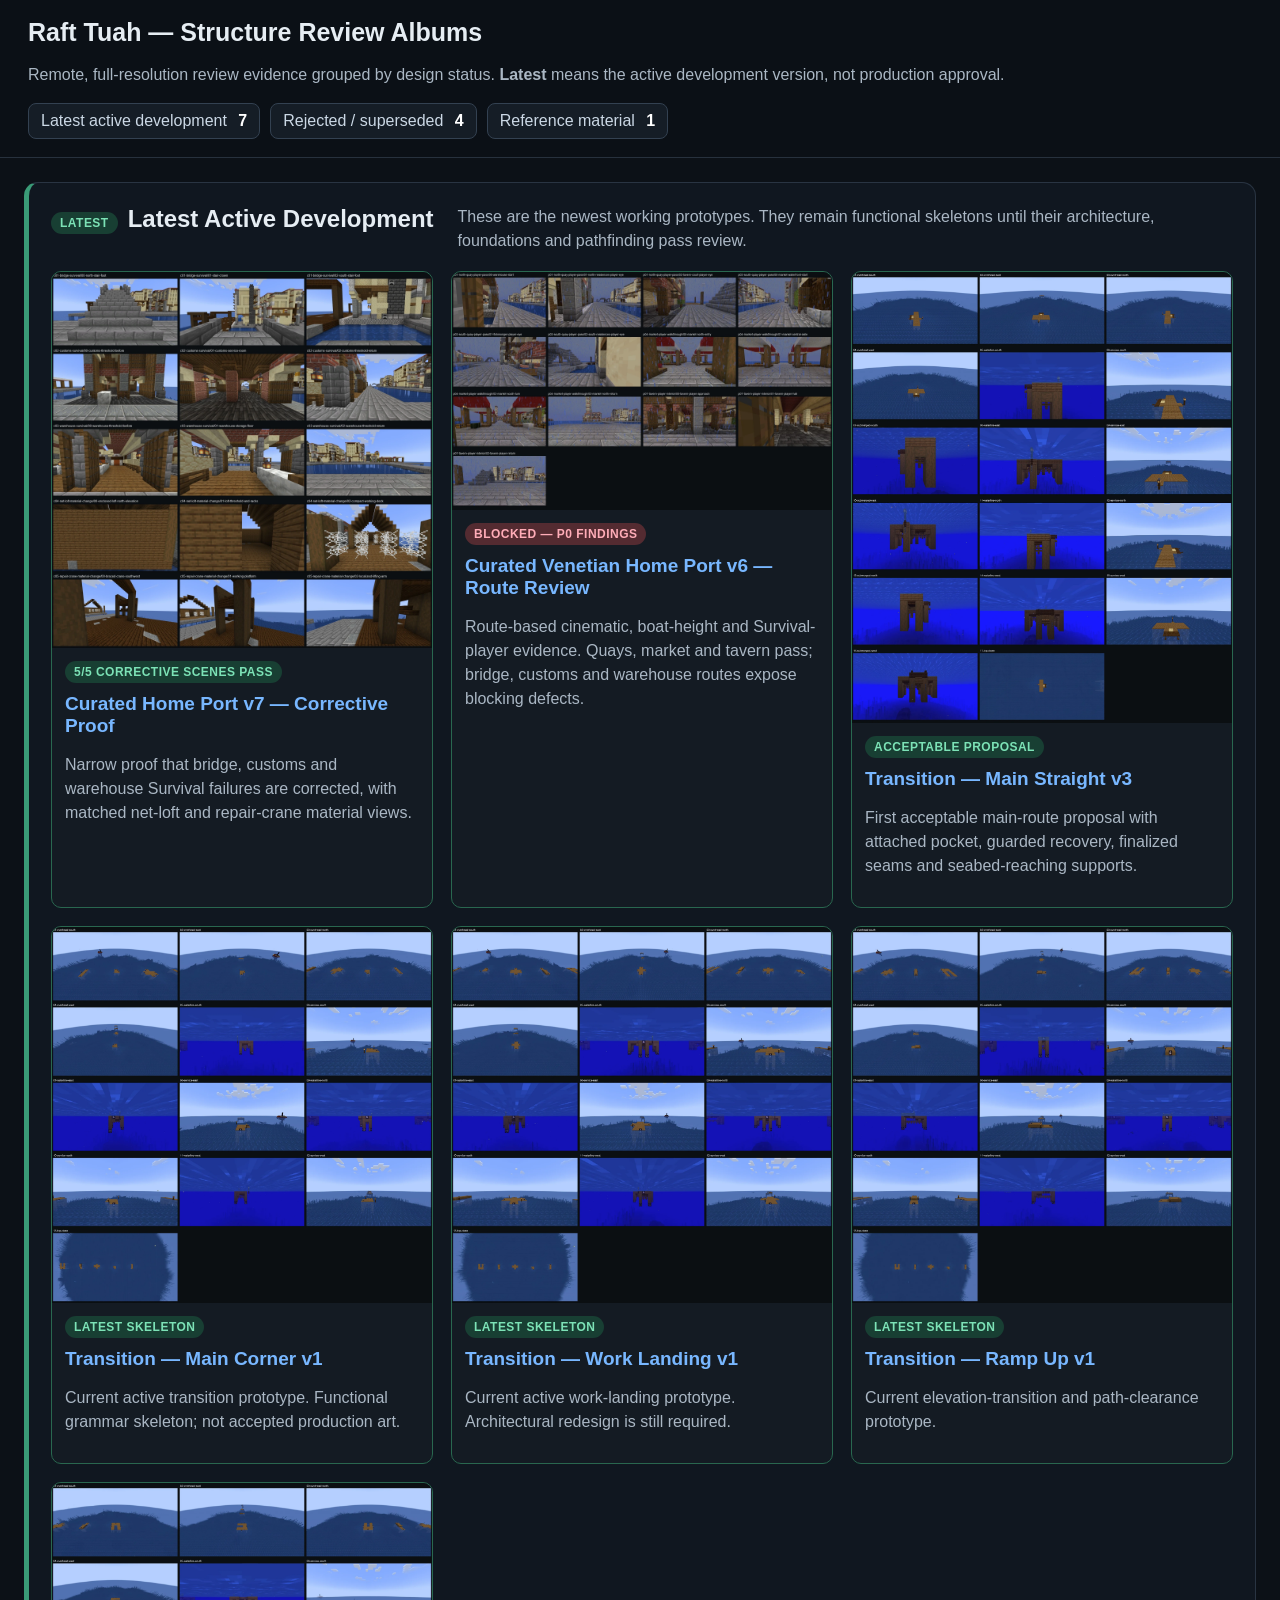
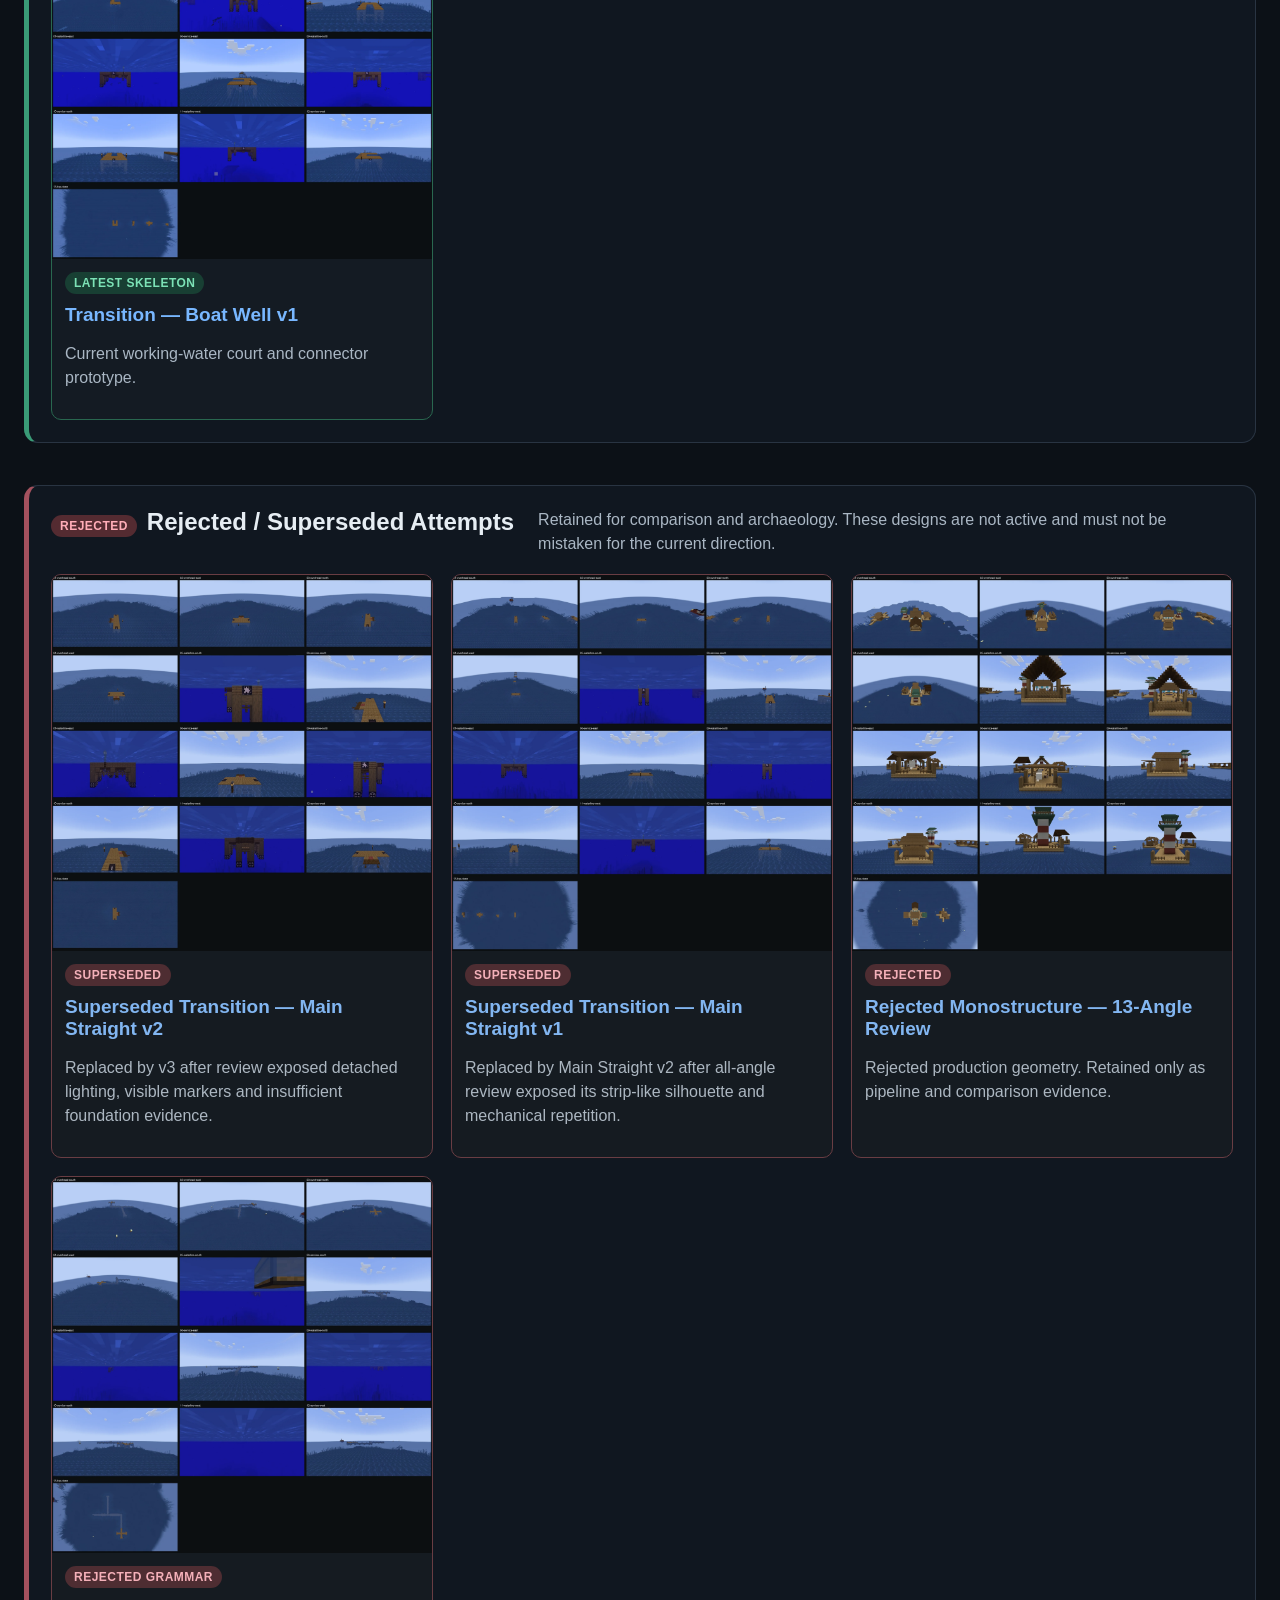
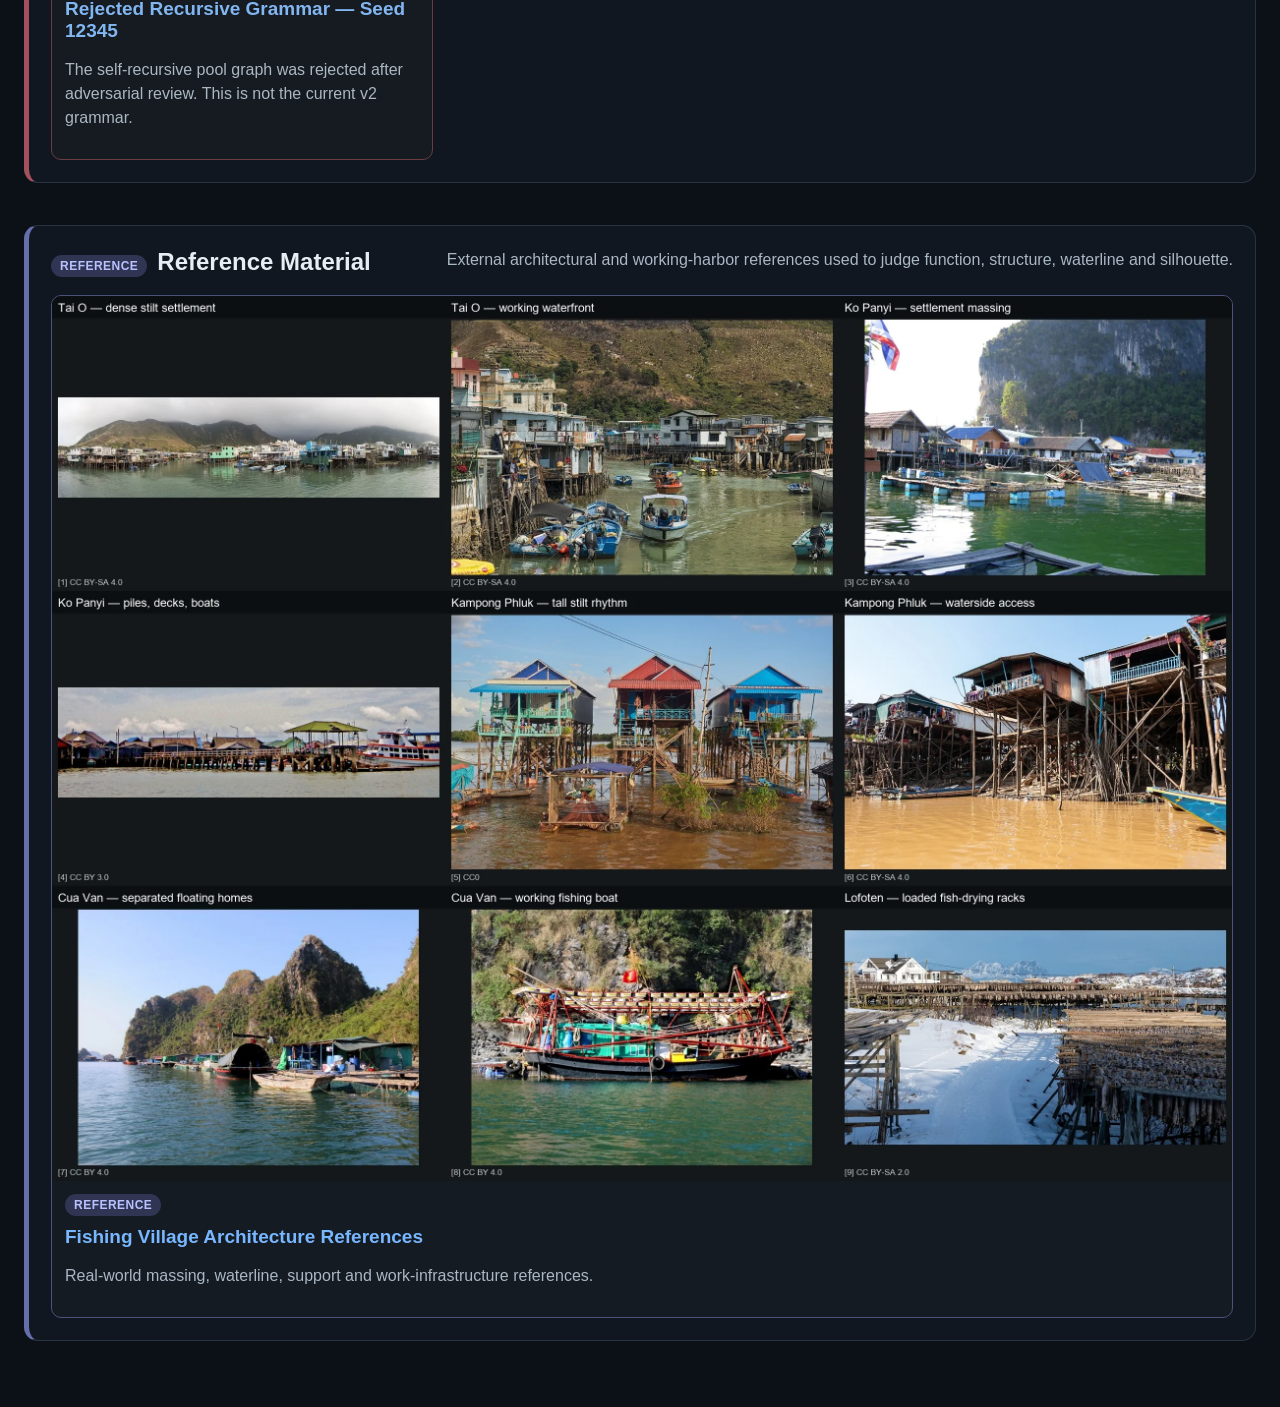
<file: index.html>
<!doctype html>
<meta charset="utf-8">
<meta name="viewport" content="width=device-width">
<title>Raft Tuah Review Albums</title>
<link rel="stylesheet" href="style.css">
<header>
  <h1>Raft Tuah — Structure Review Albums</h1>
  <p>Remote, full-resolution review evidence grouped by design status. <b>Latest</b> means the active development version, not production approval.</p>
  <nav class="category-nav">
    <a href="#latest">Latest active development <strong>7</strong></a>
    <a href="#rejected">Rejected / superseded <strong>4</strong></a>
    <a href="#references">Reference material <strong>1</strong></a>
  </nav>
</header>
<main class="wrap">
  <section id="latest" class="album-category category-latest">
    <div class="category-heading">
      <div><span class="tag tag-latest">LATEST</span><h2>Latest Active Development</h2></div>
      <p>These are the newest working prototypes. They remain functional skeletons until their architecture, foundations and pathfinding pass review.</p>
    </div>
    <div class="cards">
      <article class="card latest"><a href="curated-home-port-v7-corrective-proof/"><img loading="lazy" src="curated-home-port-v7-corrective-proof/corrective-contact-sheet.webp" alt="Curated Home Port v7 Corrective Proof"></a><div class="body"><span class="tag tag-latest">5/5 CORRECTIVE SCENES PASS</span><h3><a href="curated-home-port-v7-corrective-proof/">Curated Home Port v7 — Corrective Proof</a></h3><p>Narrow proof that bridge, customs and warehouse Survival failures are corrected, with matched net-loft and repair-crane material views.</p></div></article>
      <article class="card latest"><a href="curated-home-port-v6-route-review/"><img loading="lazy" src="curated-home-port-v6-route-review/player-contact-sheet.webp" alt="Curated Home Port v6 Route Review"></a><div class="body"><span class="tag tag-rejected">BLOCKED — P0 FINDINGS</span><h3><a href="curated-home-port-v6-route-review/">Curated Venetian Home Port v6 — Route Review</a></h3><p>Route-based cinematic, boat-height and Survival-player evidence. Quays, market and tavern pass; bridge, customs and warehouse routes expose blocking defects.</p></div></article>
      <article class="card latest"><a href="transition-main-straight-v3/"><img loading="lazy" src="transition-main-straight-v3/contact-sheet.webp" alt="Transition Main Straight v3"></a><div class="body"><span class="tag tag-latest">ACCEPTABLE PROPOSAL</span><h3><a href="transition-main-straight-v3/">Transition — Main Straight v3</a></h3><p>First acceptable main-route proposal with attached pocket, guarded recovery, finalized seams and seabed-reaching supports.</p></div></article>
      <article class="card latest"><a href="transition-main-corner-v1/"><img loading="lazy" src="transition-main-corner-v1/contact-sheet.webp" alt="Transition Main Corner v1"></a><div class="body"><span class="tag tag-latest">LATEST SKELETON</span><h3><a href="transition-main-corner-v1/">Transition — Main Corner v1</a></h3><p>Current active transition prototype. Functional grammar skeleton; not accepted production art.</p></div></article>
      <article class="card latest"><a href="transition-work-landing-v1/"><img loading="lazy" src="transition-work-landing-v1/contact-sheet.webp" alt="Transition Work Landing v1"></a><div class="body"><span class="tag tag-latest">LATEST SKELETON</span><h3><a href="transition-work-landing-v1/">Transition — Work Landing v1</a></h3><p>Current active work-landing prototype. Architectural redesign is still required.</p></div></article>
      <article class="card latest"><a href="transition-ramp-up-v1/"><img loading="lazy" src="transition-ramp-up-v1/contact-sheet.webp" alt="Transition Ramp Up v1"></a><div class="body"><span class="tag tag-latest">LATEST SKELETON</span><h3><a href="transition-ramp-up-v1/">Transition — Ramp Up v1</a></h3><p>Current elevation-transition and path-clearance prototype.</p></div></article>
      <article class="card latest"><a href="transition-boat-well-v1/"><img loading="lazy" src="transition-boat-well-v1/contact-sheet.webp" alt="Transition Boat Well v1"></a><div class="body"><span class="tag tag-latest">LATEST SKELETON</span><h3><a href="transition-boat-well-v1/">Transition — Boat Well v1</a></h3><p>Current working-water court and connector prototype.</p></div></article>
    </div>
  </section>

  <section id="rejected" class="album-category category-rejected">
    <div class="category-heading">
      <div><span class="tag tag-rejected">REJECTED</span><h2>Rejected / Superseded Attempts</h2></div>
      <p>Retained for comparison and archaeology. These designs are not active and must not be mistaken for the current direction.</p>
    </div>
    <div class="cards">
      <article class="card rejected"><a href="transition-main-straight-v2/"><img loading="lazy" src="transition-main-straight-v2/contact-sheet.webp" alt="Superseded Main Straight v2"></a><div class="body"><span class="tag tag-rejected">SUPERSEDED</span><h3><a href="transition-main-straight-v2/">Superseded Transition — Main Straight v2</a></h3><p>Replaced by v3 after review exposed detached lighting, visible markers and insufficient foundation evidence.</p></div></article>
      <article class="card rejected"><a href="transition-main-straight-v1/"><img loading="lazy" src="transition-main-straight-v1/contact-sheet.webp" alt="Superseded Main Straight v1"></a><div class="body"><span class="tag tag-rejected">SUPERSEDED</span><h3><a href="transition-main-straight-v1/">Superseded Transition — Main Straight v1</a></h3><p>Replaced by Main Straight v2 after all-angle review exposed its strip-like silhouette and mechanical repetition.</p></div></article>
      <article class="card rejected"><a href="blockout-rejected/"><img loading="lazy" src="blockout-rejected/contact-sheet.webp" alt="Rejected Monostructure"></a><div class="body"><span class="tag tag-rejected">REJECTED</span><h3><a href="blockout-rejected/">Rejected Monostructure — 13-Angle Review</a></h3><p>Rejected production geometry. Retained only as pipeline and comparison evidence.</p></div></article>
      <article class="card rejected"><a href="assembled-seed-12345-v1/"><img loading="lazy" src="assembled-seed-12345-v1/contact-sheet.webp" alt="Rejected Recursive Grammar"></a><div class="body"><span class="tag tag-rejected">REJECTED GRAMMAR</span><h3><a href="assembled-seed-12345-v1/">Rejected Recursive Grammar — Seed 12345</a></h3><p>The self-recursive pool graph was rejected after adversarial review. This is not the current v2 grammar.</p></div></article>
    </div>
  </section>

  <section id="references" class="album-category category-reference">
    <div class="category-heading">
      <div><span class="tag tag-reference">REFERENCE</span><h2>Reference Material</h2></div>
      <p>External architectural and working-harbor references used to judge function, structure, waterline and silhouette.</p>
    </div>
    <div class="cards">
      <article class="card reference"><a href="architecture-references/"><img loading="lazy" src="architecture-references/reference-board.webp" alt="Fishing Village Architecture References"></a><div class="body"><span class="tag tag-reference">REFERENCE</span><h3><a href="architecture-references/">Fishing Village Architecture References</a></h3><p>Real-world massing, waterline, support and work-infrastructure references.</p></div></article>
    </div>
  </section>
</main>
</file>
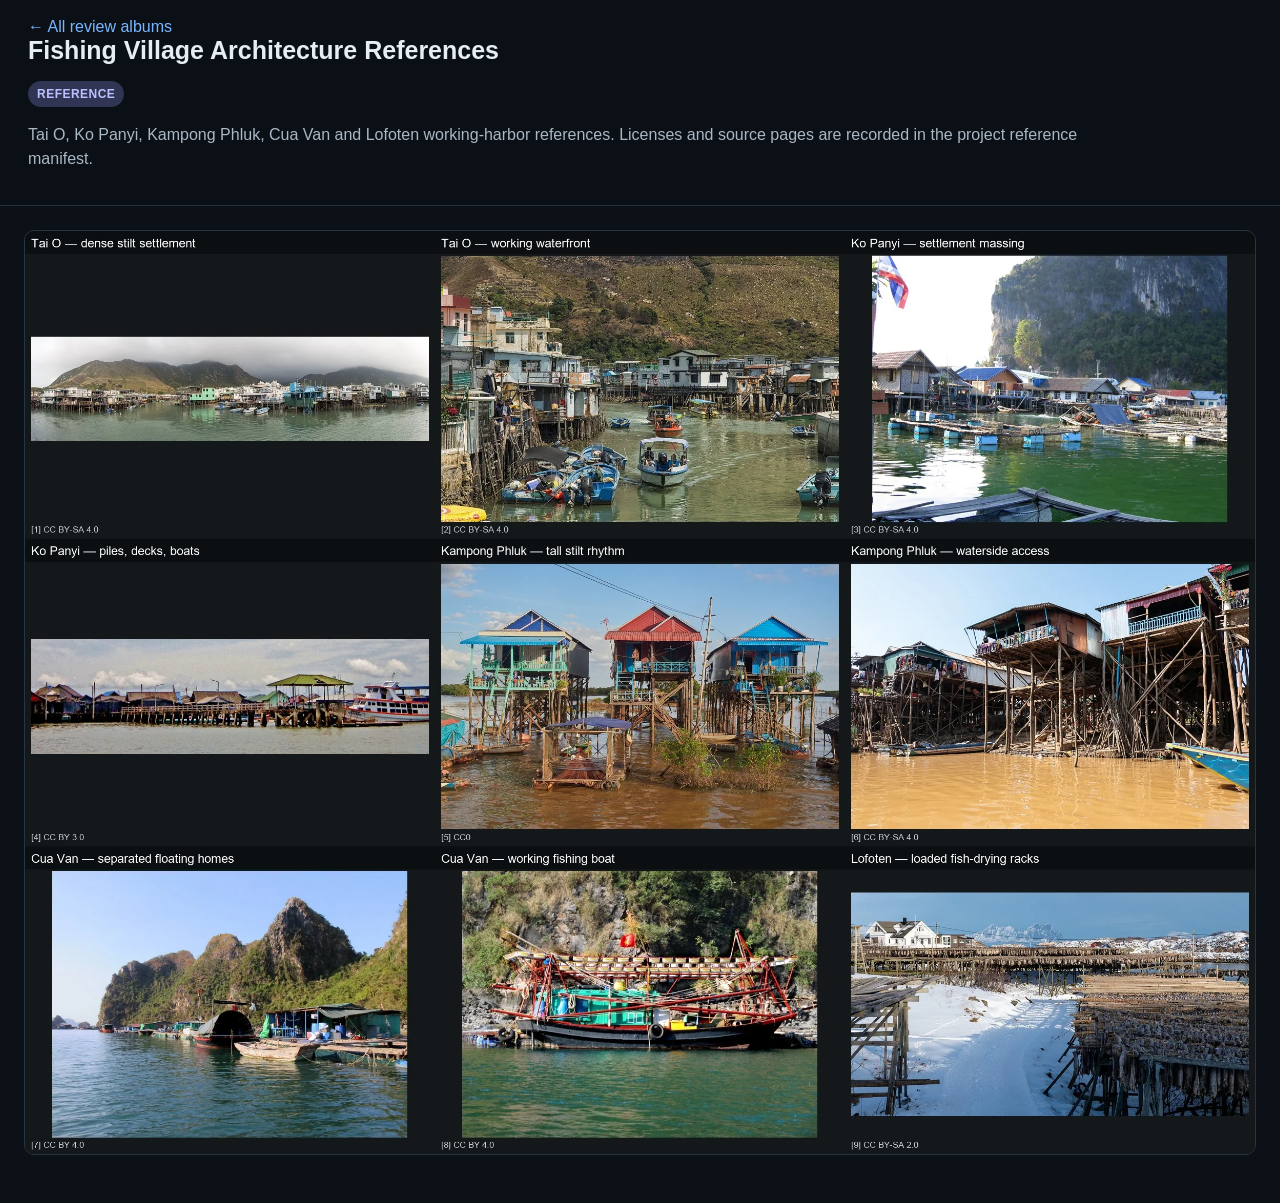
<file: architecture-references/index.html>
<!doctype html><meta charset="utf-8"><meta name="viewport" content="width=device-width"><title>Fishing Village Architecture References</title><link rel="stylesheet" href="../style.css"><header><a class="back" href="../">← All review albums</a><h1>Fishing Village Architecture References</h1><p><span class="tag tag-reference">REFERENCE</span></p><p>Tai O, Ko Panyi, Kampong Phluk, Cua Van and Lofoten working-harbor references. Licenses and source pages are recorded in the project reference manifest.</p></header><main class="wrap"><div class="hero"><a href="reference-board.webp" target="_blank"><img src="reference-board.webp"></a></div></main>
</file>
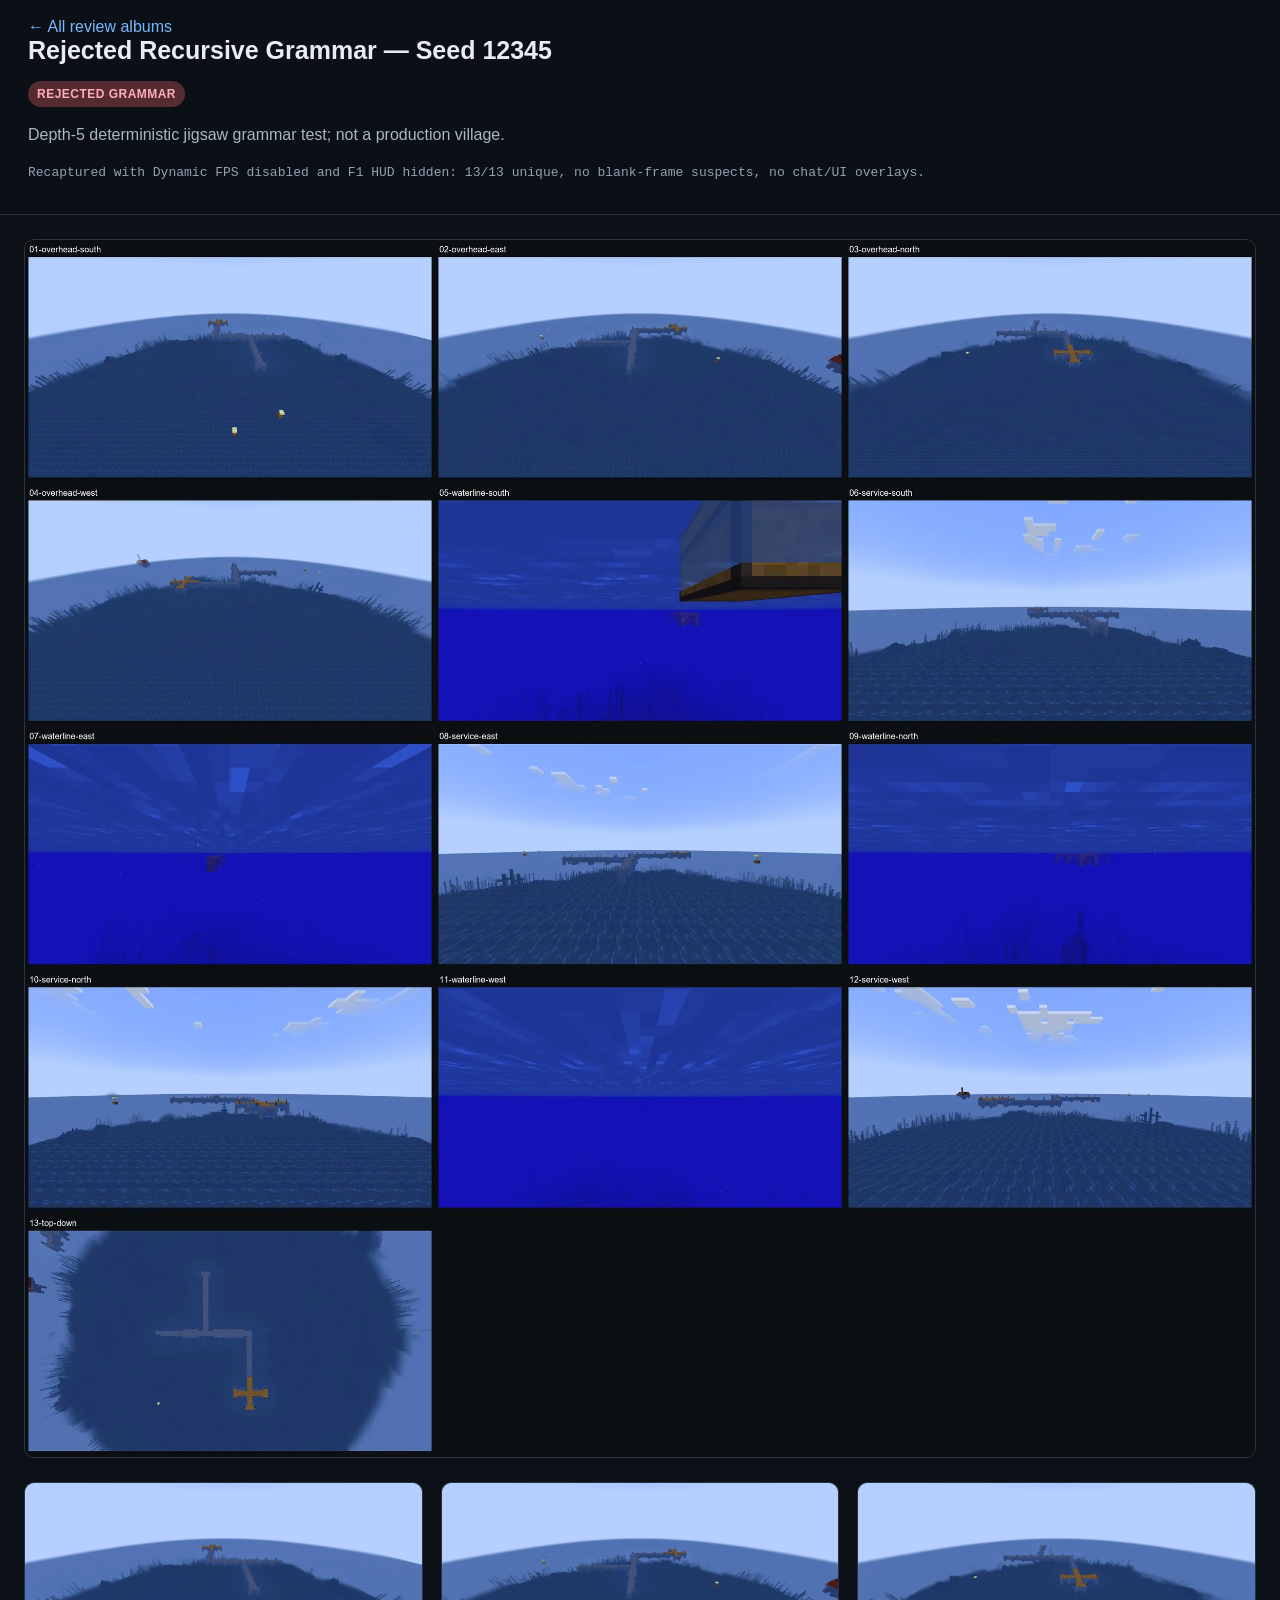
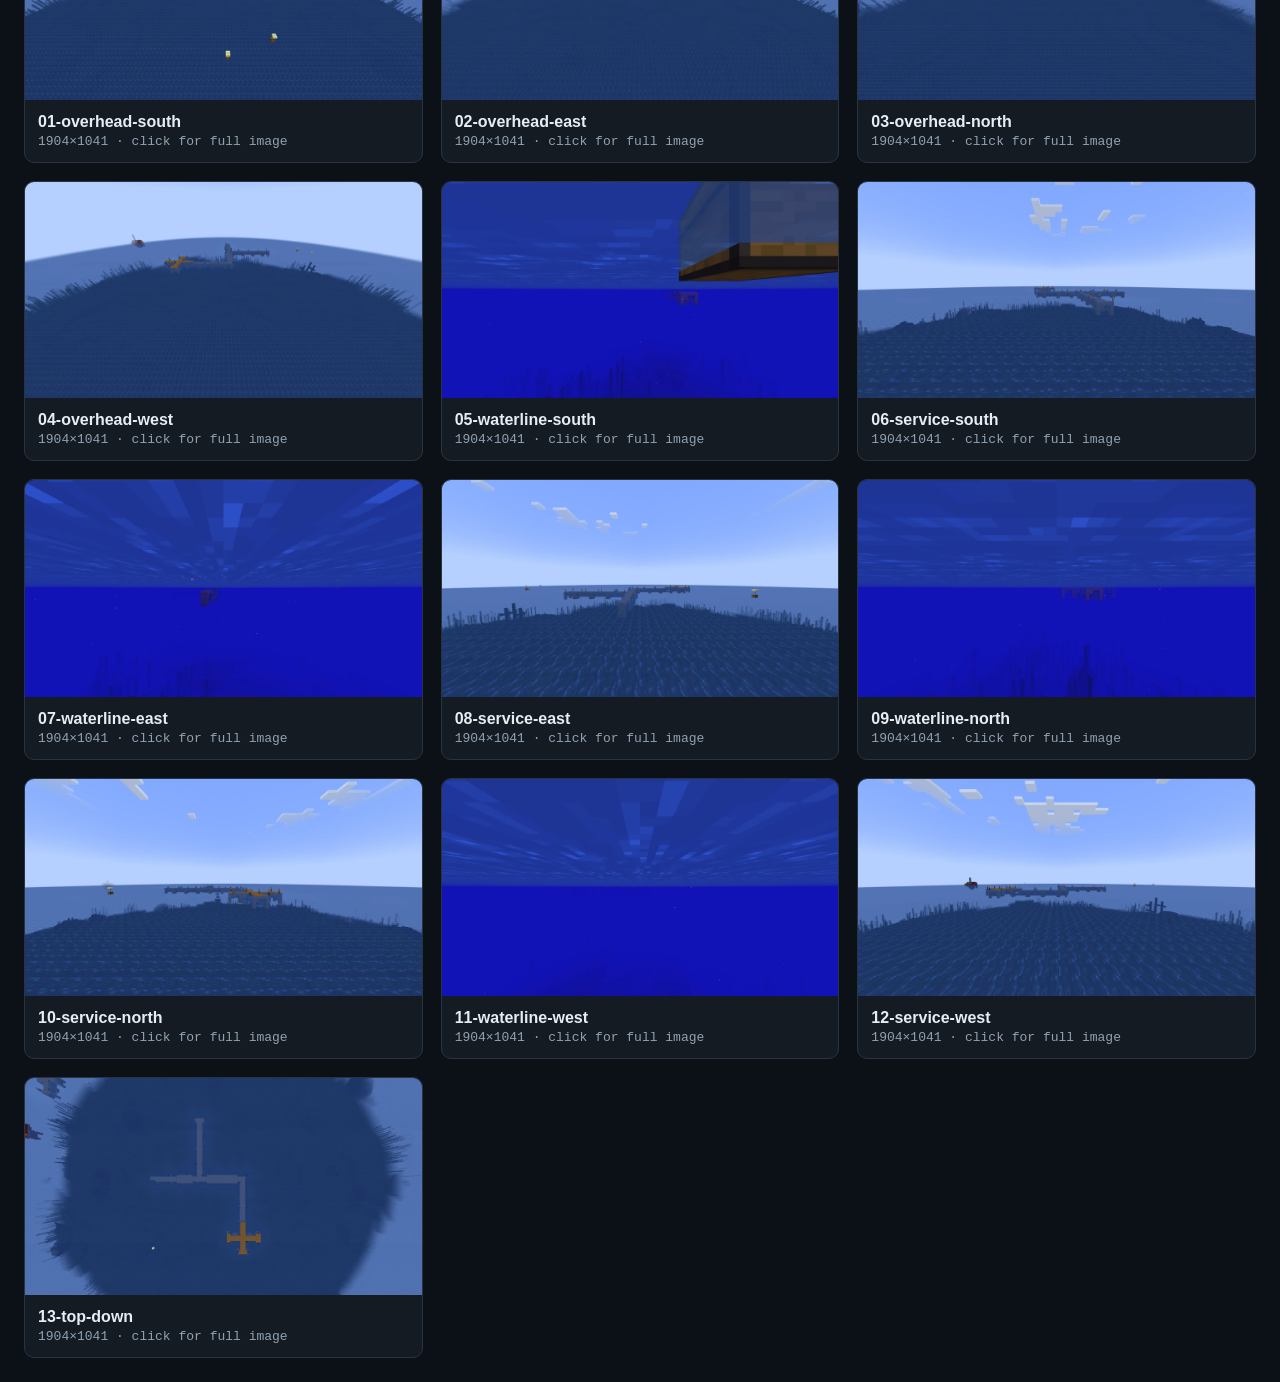
<file: assembled-seed-12345-v1/index.html>
<!doctype html><meta charset="utf-8"><meta name="viewport" content="width=device-width"><title>Assembled Transition Network — Seed 12345</title><link rel="stylesheet" href="../style.css"><header><a class="back" href="../">← All review albums</a><h1>Rejected Recursive Grammar — Seed 12345</h1><p><span class="tag tag-rejected">REJECTED GRAMMAR</span></p><p>Depth-5 deterministic jigsaw grammar test; not a production village.</p><p class="meta">Recaptured with Dynamic FPS disabled and F1 HUD hidden: 13/13 unique, no blank-frame suspects, no chat/UI overlays.</p></header><main class="wrap"><div class="hero"><a href="contact-sheet.webp" target="_blank"><img src="contact-sheet.webp"></a></div><div class="grid"><figure class="shot"><a href="01-overhead-south.webp" target="_blank"><img loading="lazy" src="01-overhead-south.webp" alt="01-overhead-south"></a><figcaption><b>01-overhead-south</b><br><span class="meta">1904×1041 · click for full image</span></figcaption></figure><figure class="shot"><a href="02-overhead-east.webp" target="_blank"><img loading="lazy" src="02-overhead-east.webp" alt="02-overhead-east"></a><figcaption><b>02-overhead-east</b><br><span class="meta">1904×1041 · click for full image</span></figcaption></figure><figure class="shot"><a href="03-overhead-north.webp" target="_blank"><img loading="lazy" src="03-overhead-north.webp" alt="03-overhead-north"></a><figcaption><b>03-overhead-north</b><br><span class="meta">1904×1041 · click for full image</span></figcaption></figure><figure class="shot"><a href="04-overhead-west.webp" target="_blank"><img loading="lazy" src="04-overhead-west.webp" alt="04-overhead-west"></a><figcaption><b>04-overhead-west</b><br><span class="meta">1904×1041 · click for full image</span></figcaption></figure><figure class="shot"><a href="05-waterline-south.webp" target="_blank"><img loading="lazy" src="05-waterline-south.webp" alt="05-waterline-south"></a><figcaption><b>05-waterline-south</b><br><span class="meta">1904×1041 · click for full image</span></figcaption></figure><figure class="shot"><a href="06-service-south.webp" target="_blank"><img loading="lazy" src="06-service-south.webp" alt="06-service-south"></a><figcaption><b>06-service-south</b><br><span class="meta">1904×1041 · click for full image</span></figcaption></figure><figure class="shot"><a href="07-waterline-east.webp" target="_blank"><img loading="lazy" src="07-waterline-east.webp" alt="07-waterline-east"></a><figcaption><b>07-waterline-east</b><br><span class="meta">1904×1041 · click for full image</span></figcaption></figure><figure class="shot"><a href="08-service-east.webp" target="_blank"><img loading="lazy" src="08-service-east.webp" alt="08-service-east"></a><figcaption><b>08-service-east</b><br><span class="meta">1904×1041 · click for full image</span></figcaption></figure><figure class="shot"><a href="09-waterline-north.webp" target="_blank"><img loading="lazy" src="09-waterline-north.webp" alt="09-waterline-north"></a><figcaption><b>09-waterline-north</b><br><span class="meta">1904×1041 · click for full image</span></figcaption></figure><figure class="shot"><a href="10-service-north.webp" target="_blank"><img loading="lazy" src="10-service-north.webp" alt="10-service-north"></a><figcaption><b>10-service-north</b><br><span class="meta">1904×1041 · click for full image</span></figcaption></figure><figure class="shot"><a href="11-waterline-west.webp" target="_blank"><img loading="lazy" src="11-waterline-west.webp" alt="11-waterline-west"></a><figcaption><b>11-waterline-west</b><br><span class="meta">1904×1041 · click for full image</span></figcaption></figure><figure class="shot"><a href="12-service-west.webp" target="_blank"><img loading="lazy" src="12-service-west.webp" alt="12-service-west"></a><figcaption><b>12-service-west</b><br><span class="meta">1904×1041 · click for full image</span></figcaption></figure><figure class="shot"><a href="13-top-down.webp" target="_blank"><img loading="lazy" src="13-top-down.webp" alt="13-top-down"></a><figcaption><b>13-top-down</b><br><span class="meta">1904×1041 · click for full image</span></figcaption></figure></div></main>
</file>
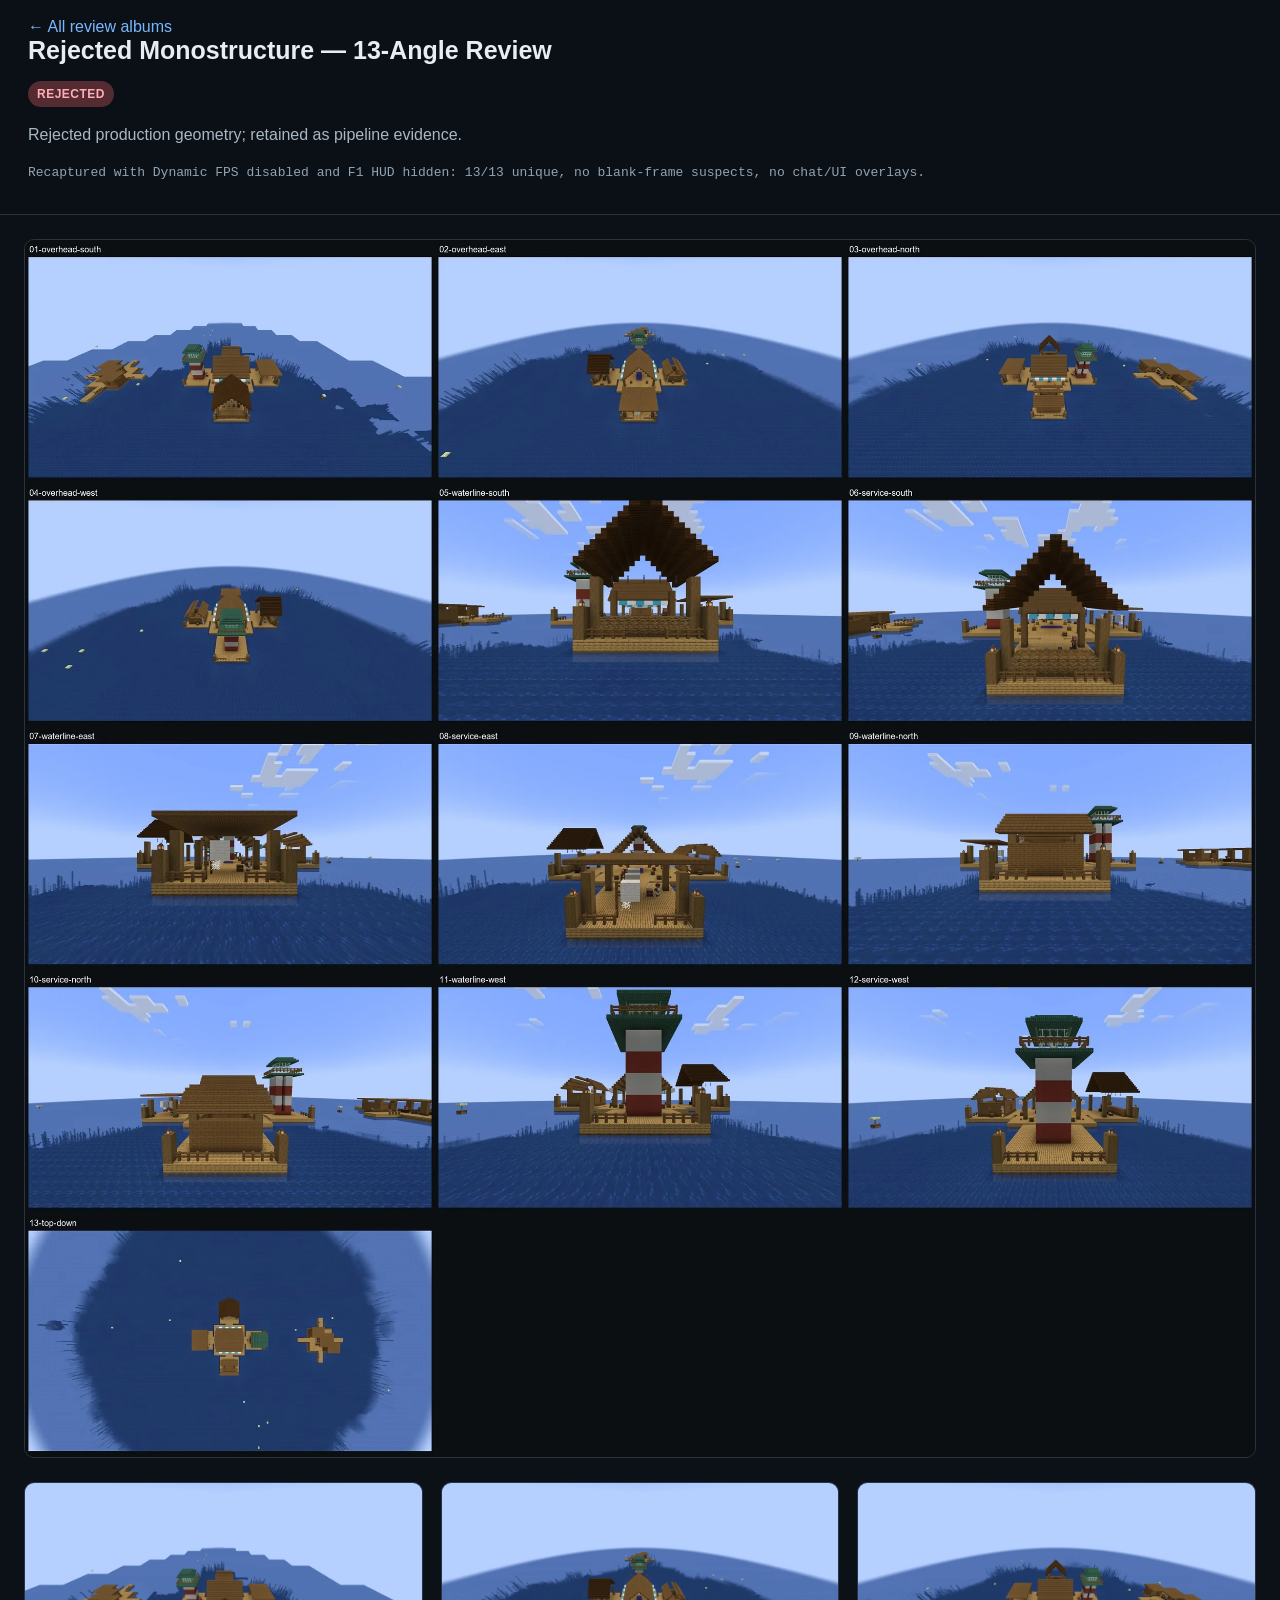
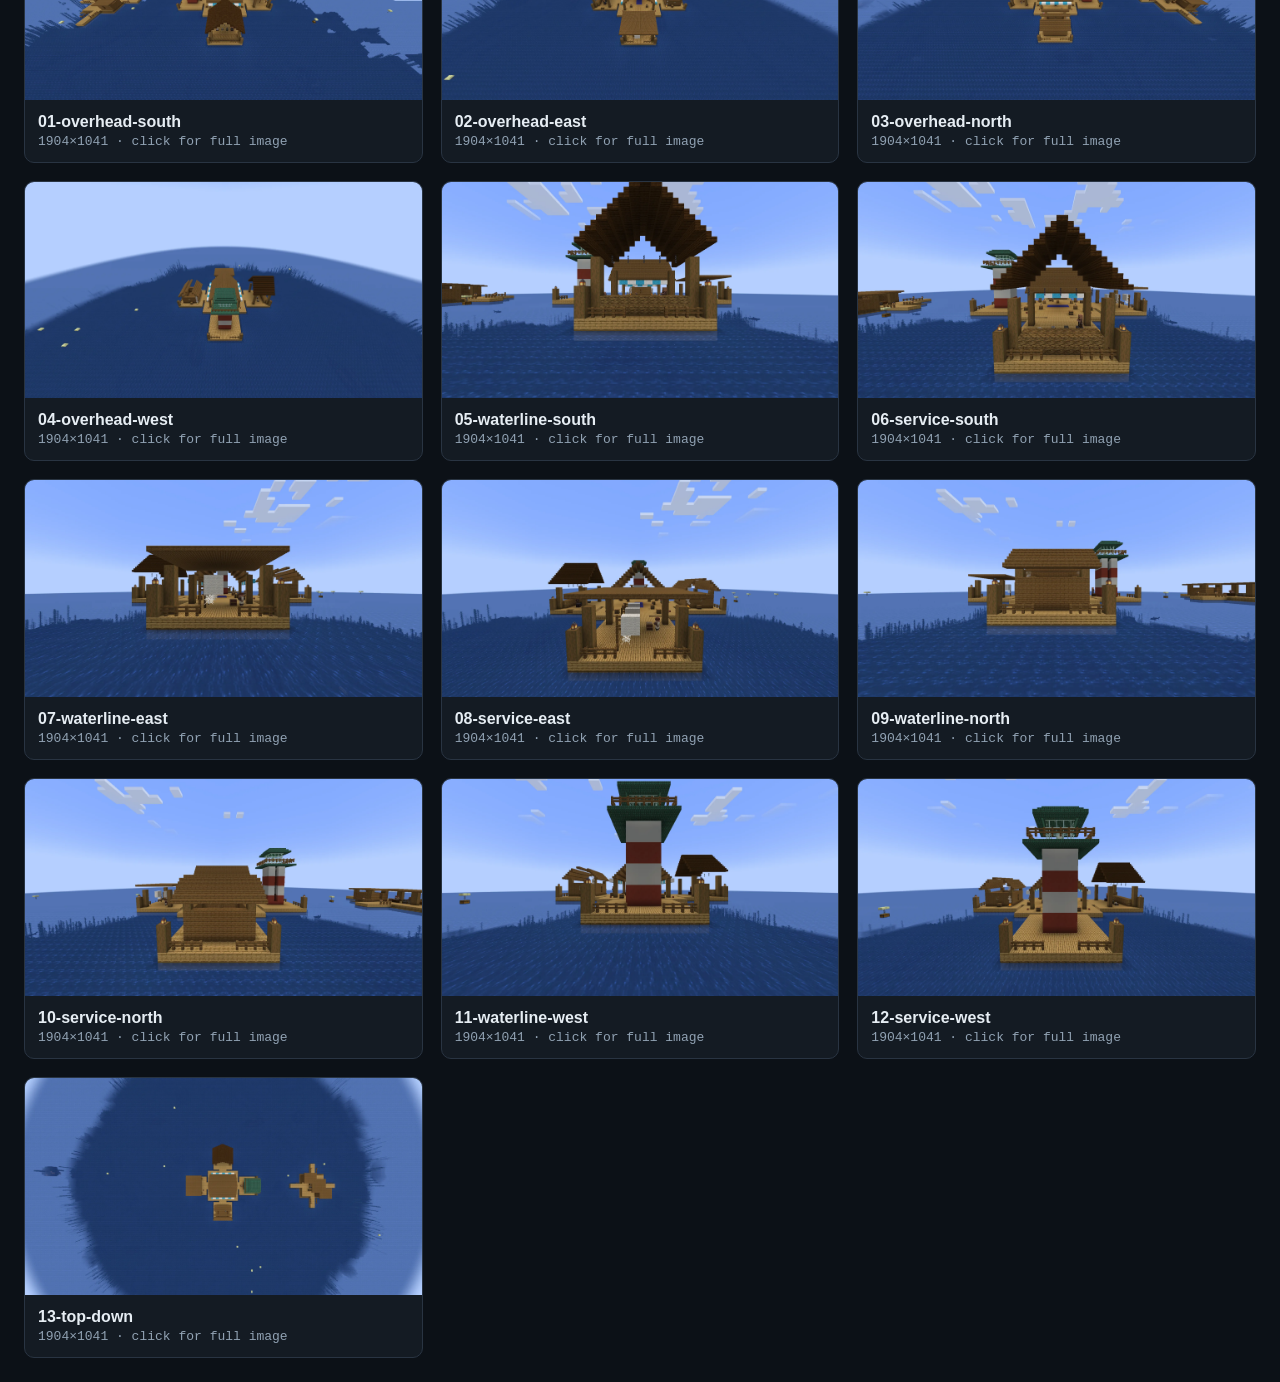
<file: blockout-rejected/index.html>
<!doctype html><meta charset="utf-8"><meta name="viewport" content="width=device-width"><title>Rejected Monostructure — 13-Angle Review</title><link rel="stylesheet" href="../style.css"><header><a class="back" href="../">← All review albums</a><h1>Rejected Monostructure — 13-Angle Review</h1><p><span class="tag tag-rejected">REJECTED</span></p><p>Rejected production geometry; retained as pipeline evidence.</p><p class="meta">Recaptured with Dynamic FPS disabled and F1 HUD hidden: 13/13 unique, no blank-frame suspects, no chat/UI overlays.</p></header><main class="wrap"><div class="hero"><a href="contact-sheet.webp" target="_blank"><img src="contact-sheet.webp"></a></div><div class="grid"><figure class="shot"><a href="01-overhead-south.webp" target="_blank"><img loading="lazy" src="01-overhead-south.webp" alt="01-overhead-south"></a><figcaption><b>01-overhead-south</b><br><span class="meta">1904×1041 · click for full image</span></figcaption></figure><figure class="shot"><a href="02-overhead-east.webp" target="_blank"><img loading="lazy" src="02-overhead-east.webp" alt="02-overhead-east"></a><figcaption><b>02-overhead-east</b><br><span class="meta">1904×1041 · click for full image</span></figcaption></figure><figure class="shot"><a href="03-overhead-north.webp" target="_blank"><img loading="lazy" src="03-overhead-north.webp" alt="03-overhead-north"></a><figcaption><b>03-overhead-north</b><br><span class="meta">1904×1041 · click for full image</span></figcaption></figure><figure class="shot"><a href="04-overhead-west.webp" target="_blank"><img loading="lazy" src="04-overhead-west.webp" alt="04-overhead-west"></a><figcaption><b>04-overhead-west</b><br><span class="meta">1904×1041 · click for full image</span></figcaption></figure><figure class="shot"><a href="05-waterline-south.webp" target="_blank"><img loading="lazy" src="05-waterline-south.webp" alt="05-waterline-south"></a><figcaption><b>05-waterline-south</b><br><span class="meta">1904×1041 · click for full image</span></figcaption></figure><figure class="shot"><a href="06-service-south.webp" target="_blank"><img loading="lazy" src="06-service-south.webp" alt="06-service-south"></a><figcaption><b>06-service-south</b><br><span class="meta">1904×1041 · click for full image</span></figcaption></figure><figure class="shot"><a href="07-waterline-east.webp" target="_blank"><img loading="lazy" src="07-waterline-east.webp" alt="07-waterline-east"></a><figcaption><b>07-waterline-east</b><br><span class="meta">1904×1041 · click for full image</span></figcaption></figure><figure class="shot"><a href="08-service-east.webp" target="_blank"><img loading="lazy" src="08-service-east.webp" alt="08-service-east"></a><figcaption><b>08-service-east</b><br><span class="meta">1904×1041 · click for full image</span></figcaption></figure><figure class="shot"><a href="09-waterline-north.webp" target="_blank"><img loading="lazy" src="09-waterline-north.webp" alt="09-waterline-north"></a><figcaption><b>09-waterline-north</b><br><span class="meta">1904×1041 · click for full image</span></figcaption></figure><figure class="shot"><a href="10-service-north.webp" target="_blank"><img loading="lazy" src="10-service-north.webp" alt="10-service-north"></a><figcaption><b>10-service-north</b><br><span class="meta">1904×1041 · click for full image</span></figcaption></figure><figure class="shot"><a href="11-waterline-west.webp" target="_blank"><img loading="lazy" src="11-waterline-west.webp" alt="11-waterline-west"></a><figcaption><b>11-waterline-west</b><br><span class="meta">1904×1041 · click for full image</span></figcaption></figure><figure class="shot"><a href="12-service-west.webp" target="_blank"><img loading="lazy" src="12-service-west.webp" alt="12-service-west"></a><figcaption><b>12-service-west</b><br><span class="meta">1904×1041 · click for full image</span></figcaption></figure><figure class="shot"><a href="13-top-down.webp" target="_blank"><img loading="lazy" src="13-top-down.webp" alt="13-top-down"></a><figcaption><b>13-top-down</b><br><span class="meta">1904×1041 · click for full image</span></figcaption></figure></div></main>
</file>
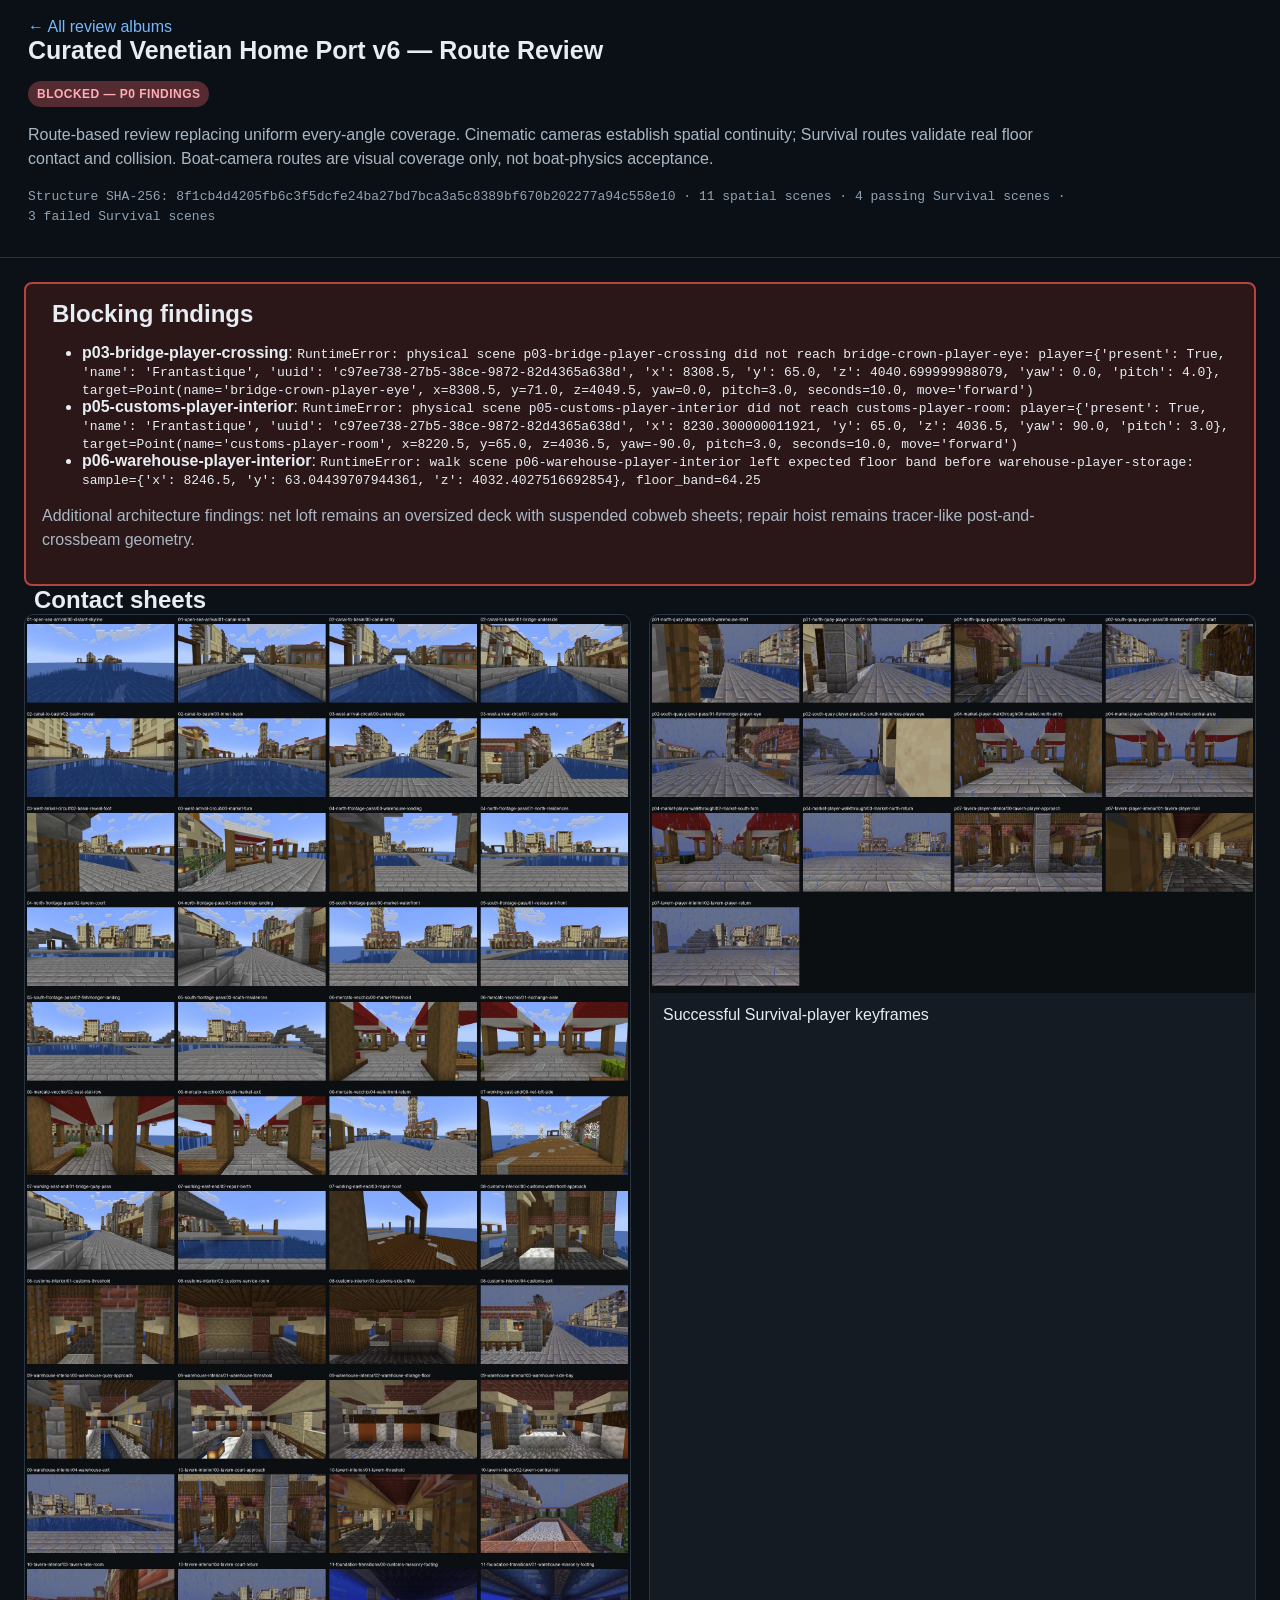
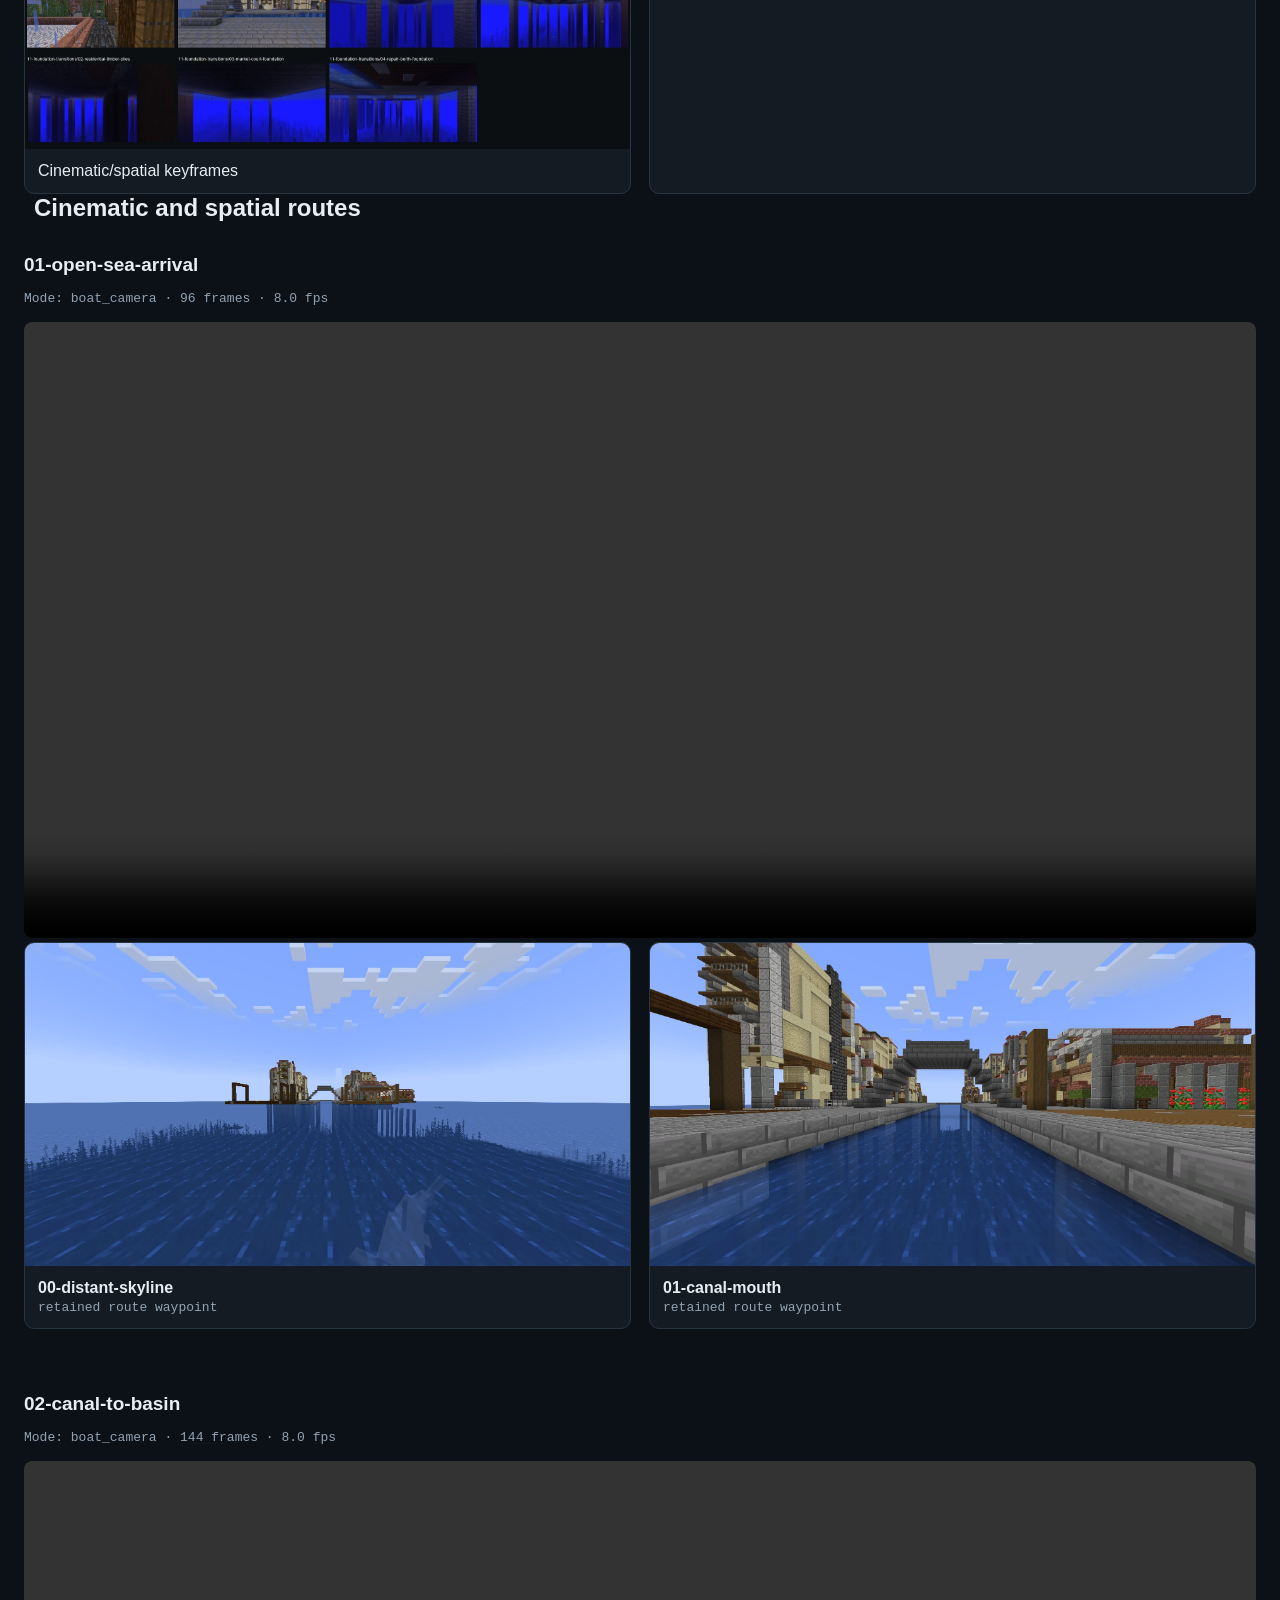
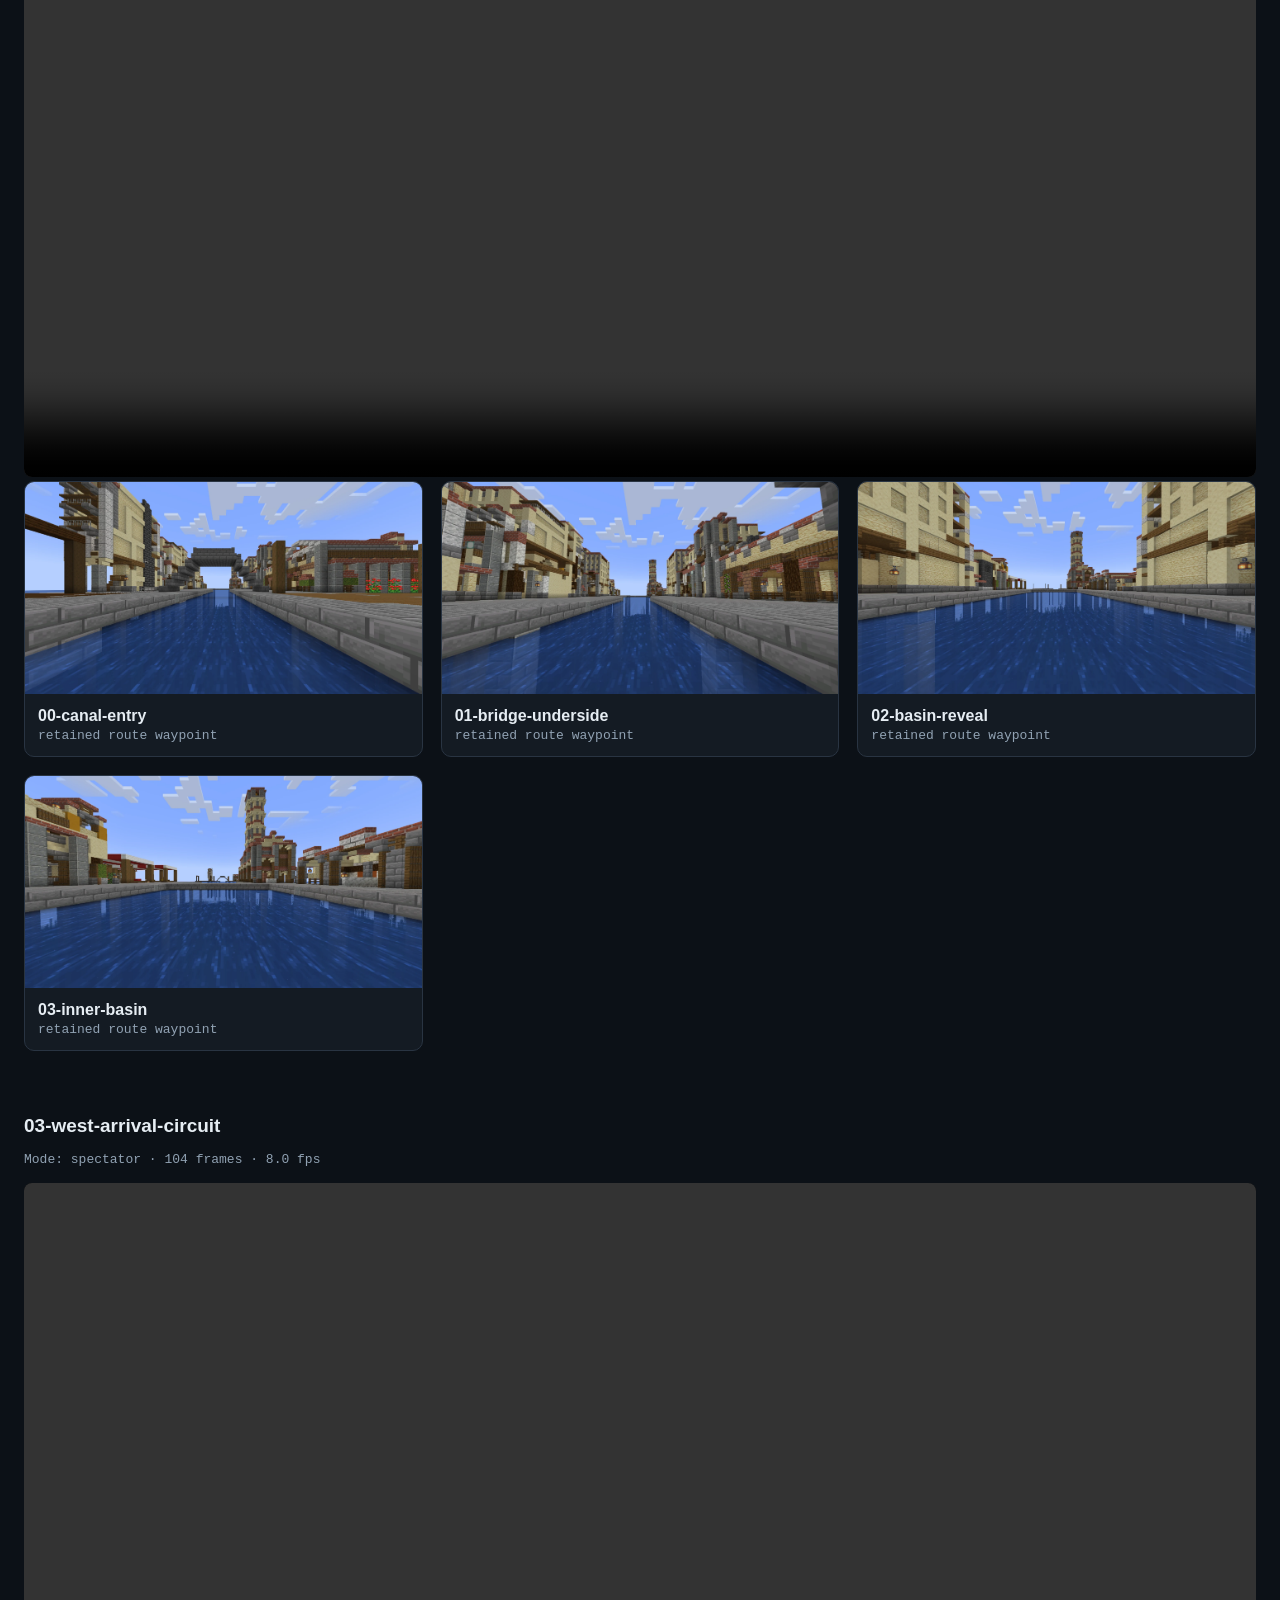
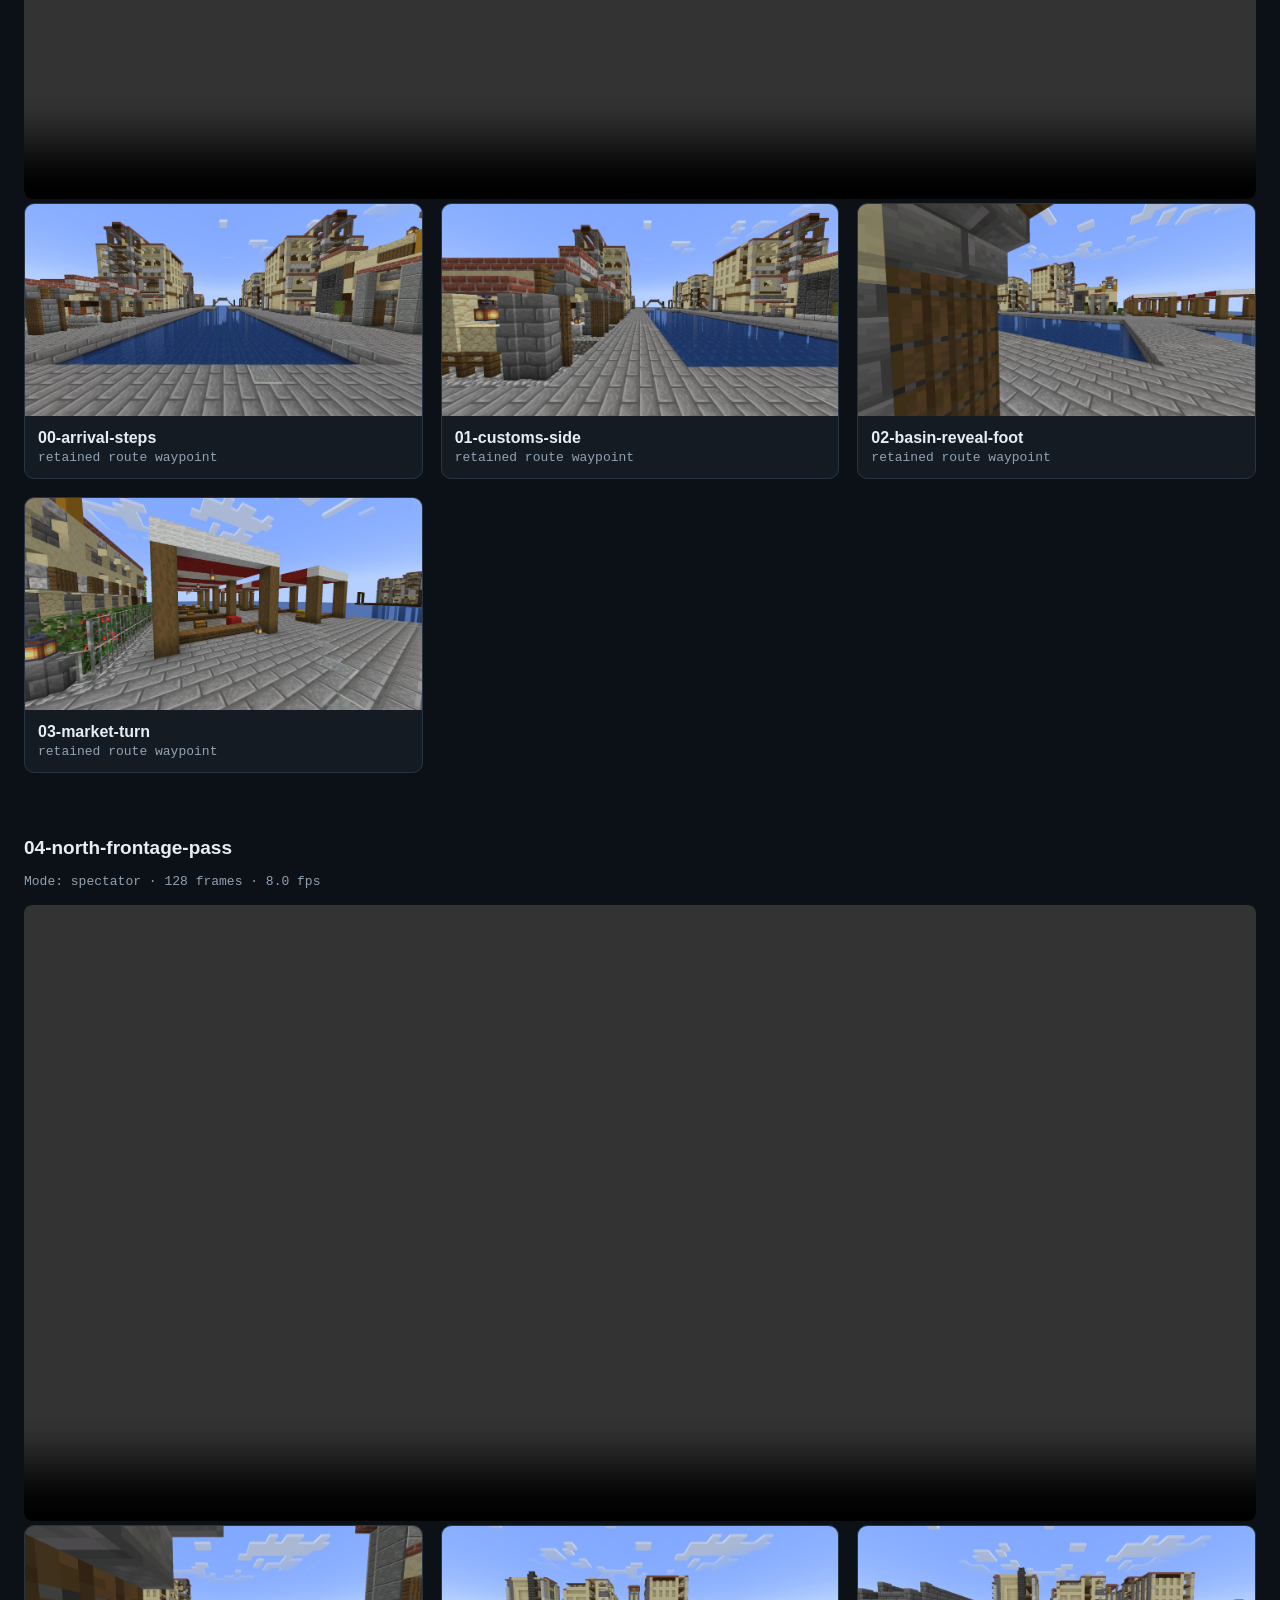
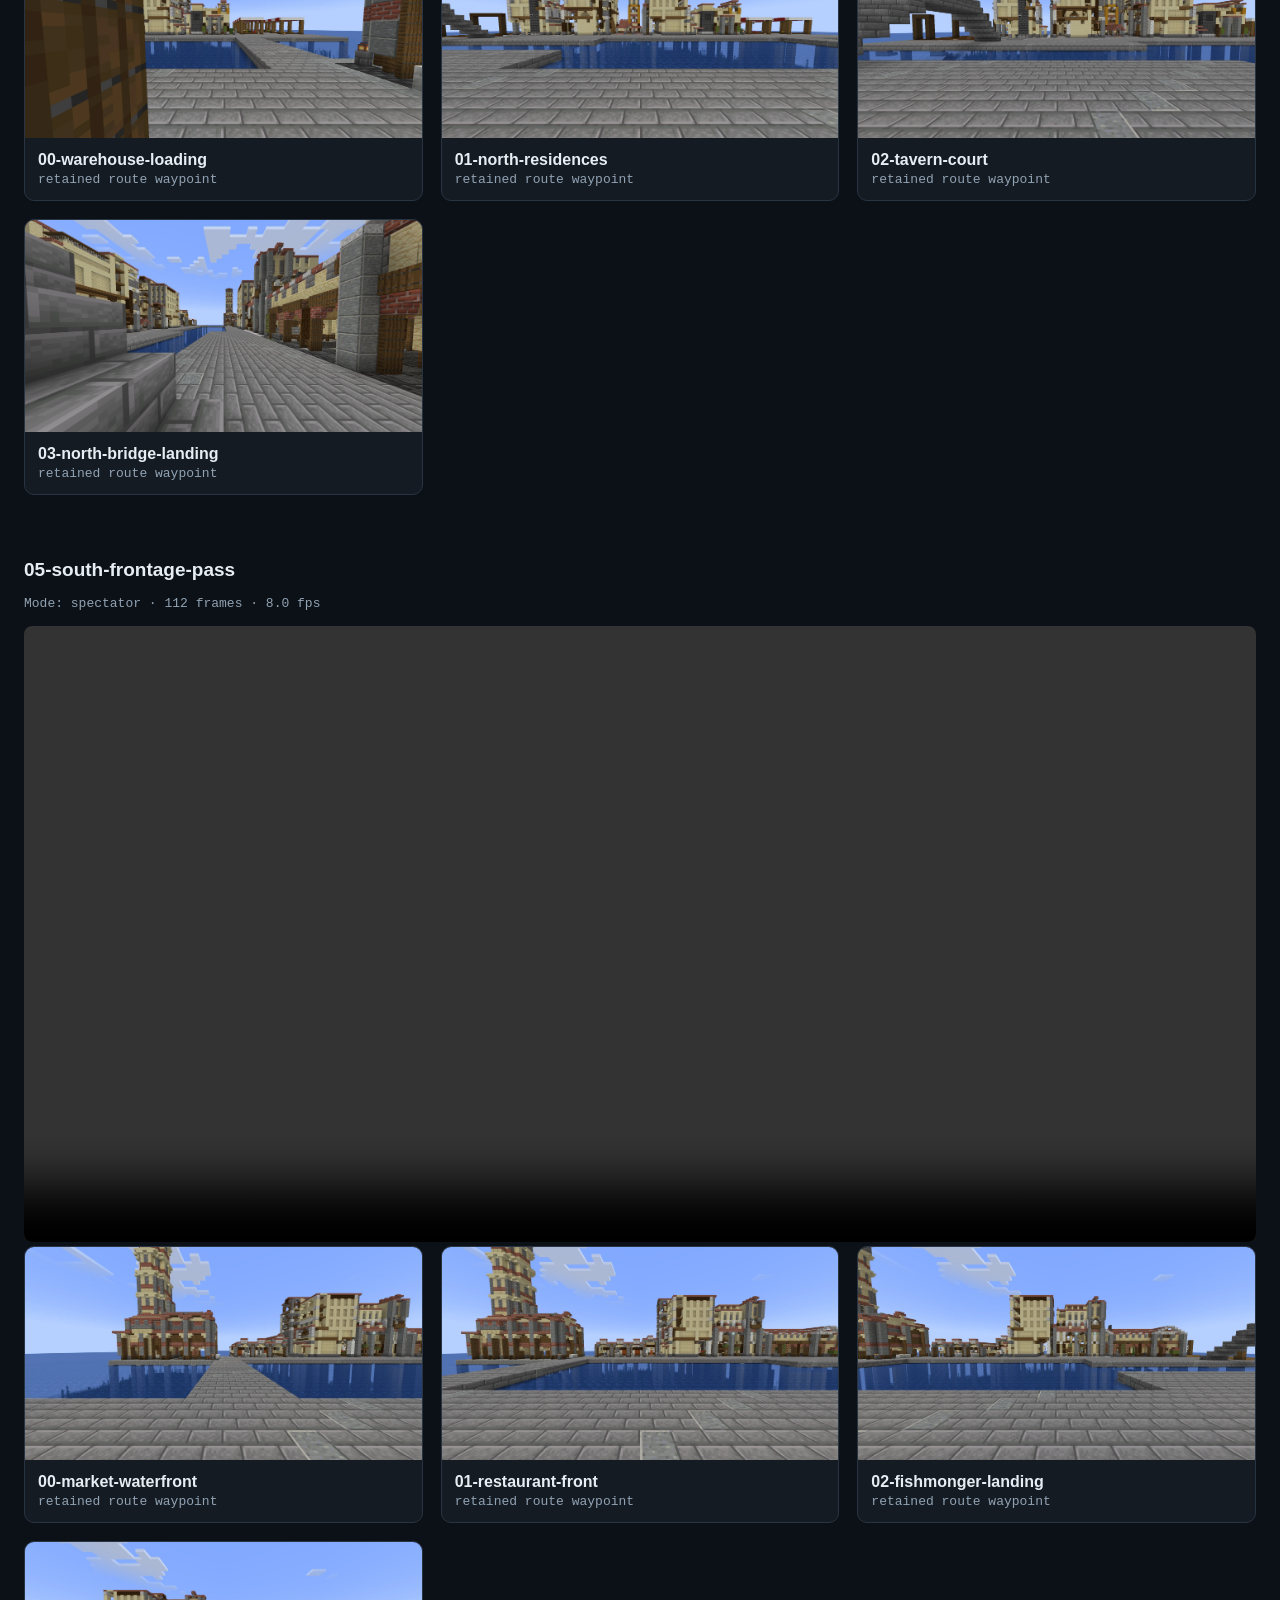
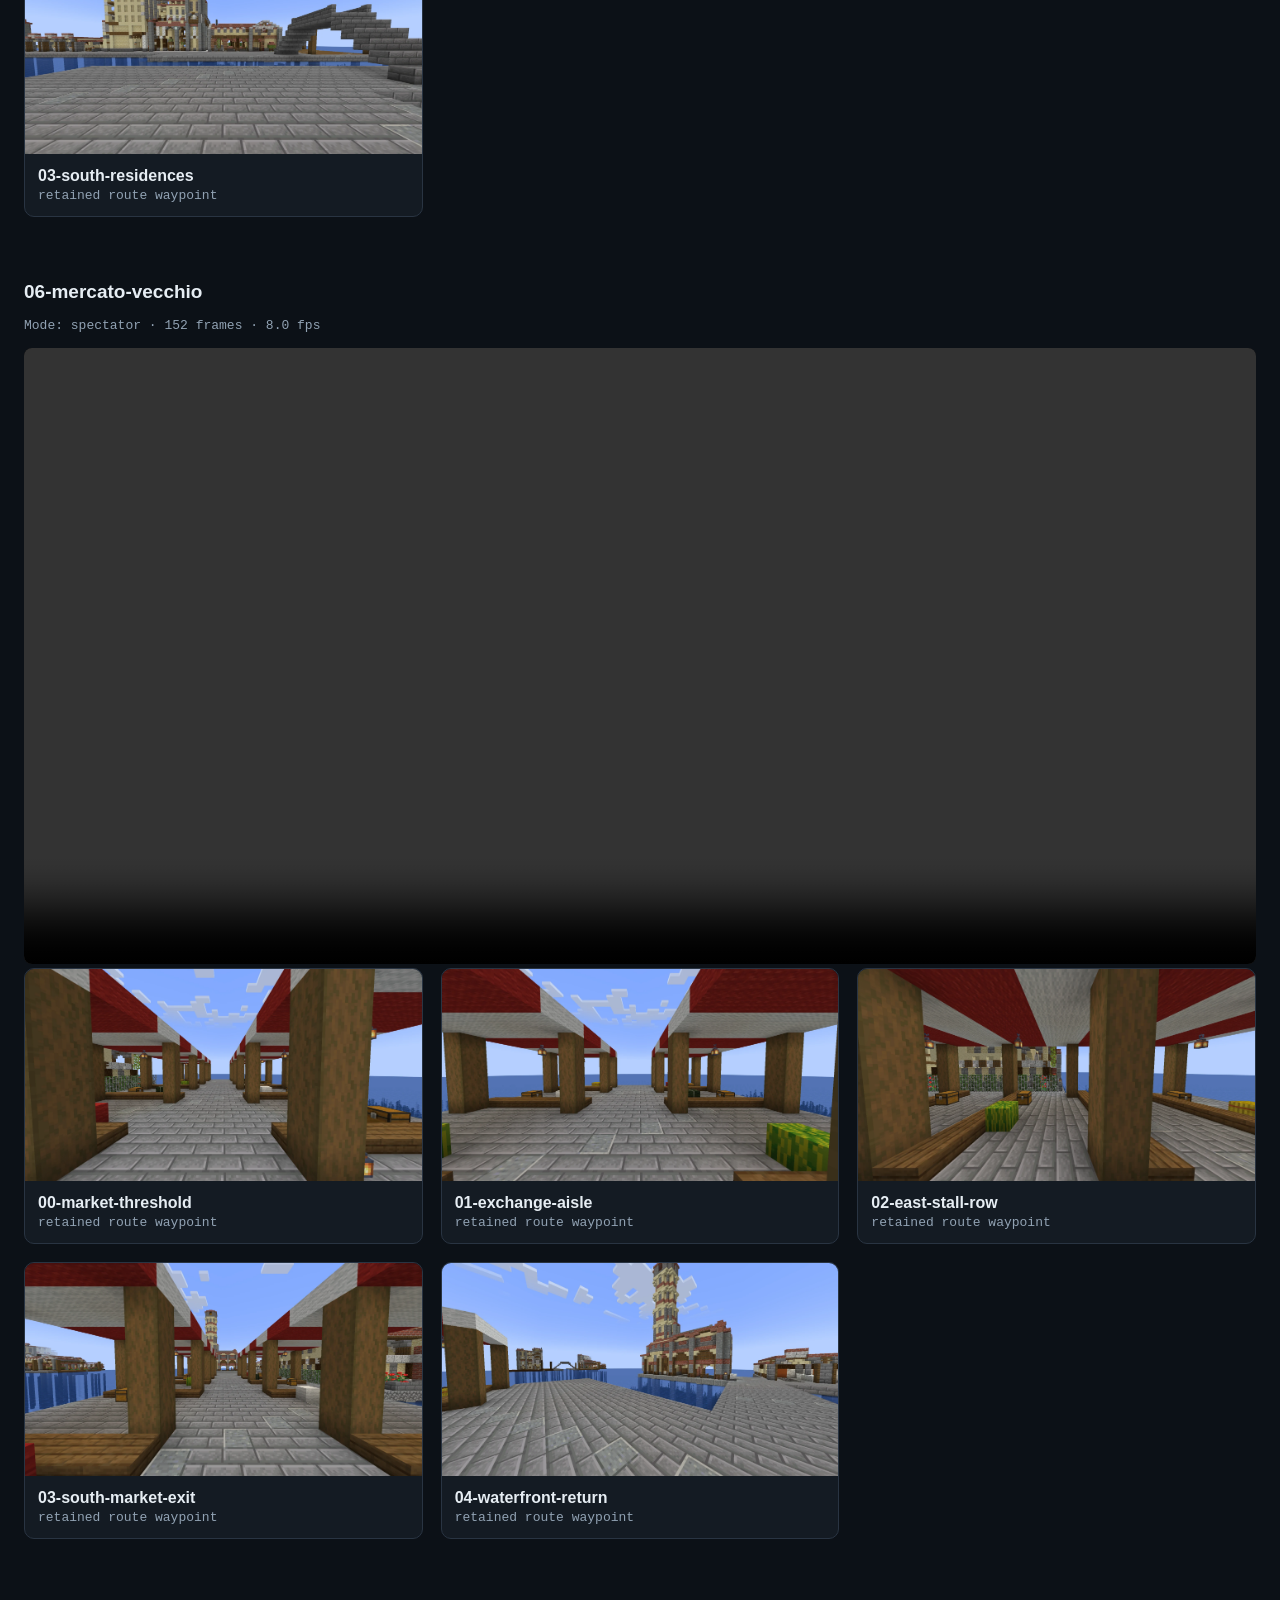
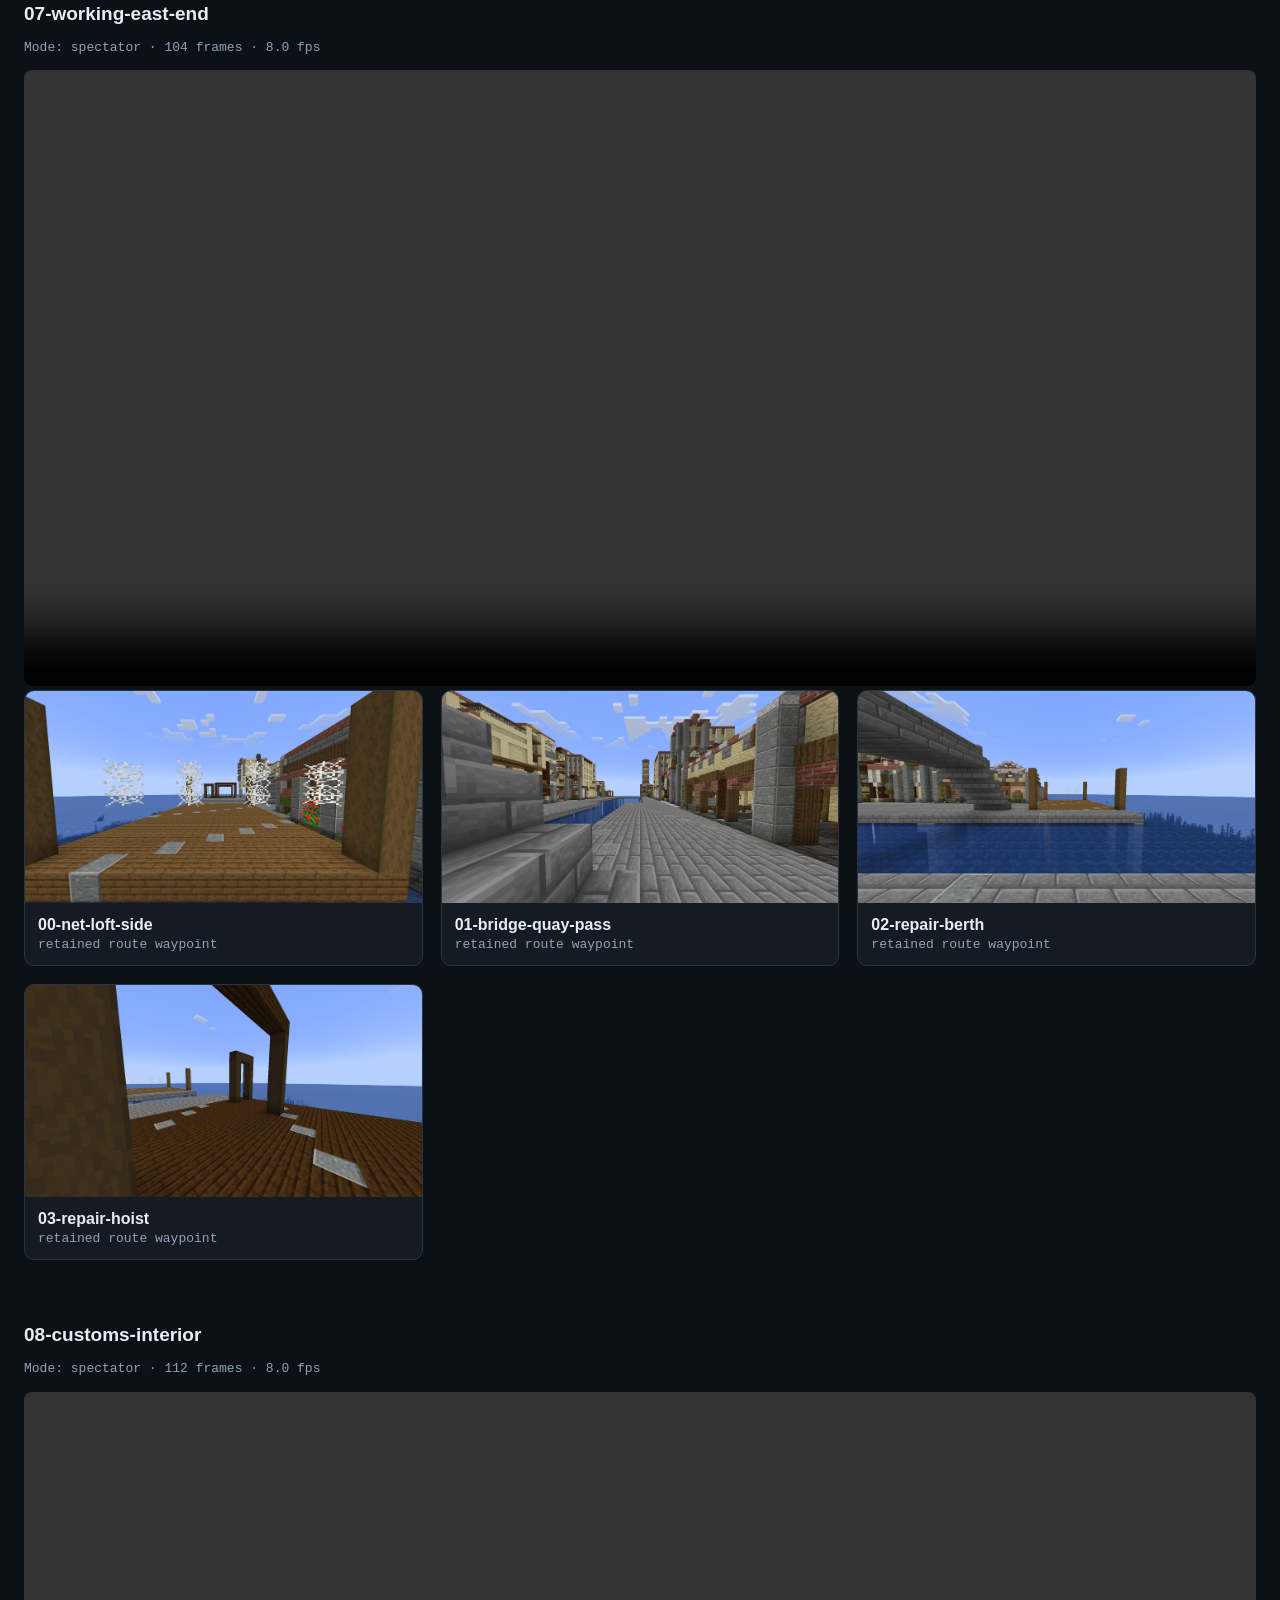
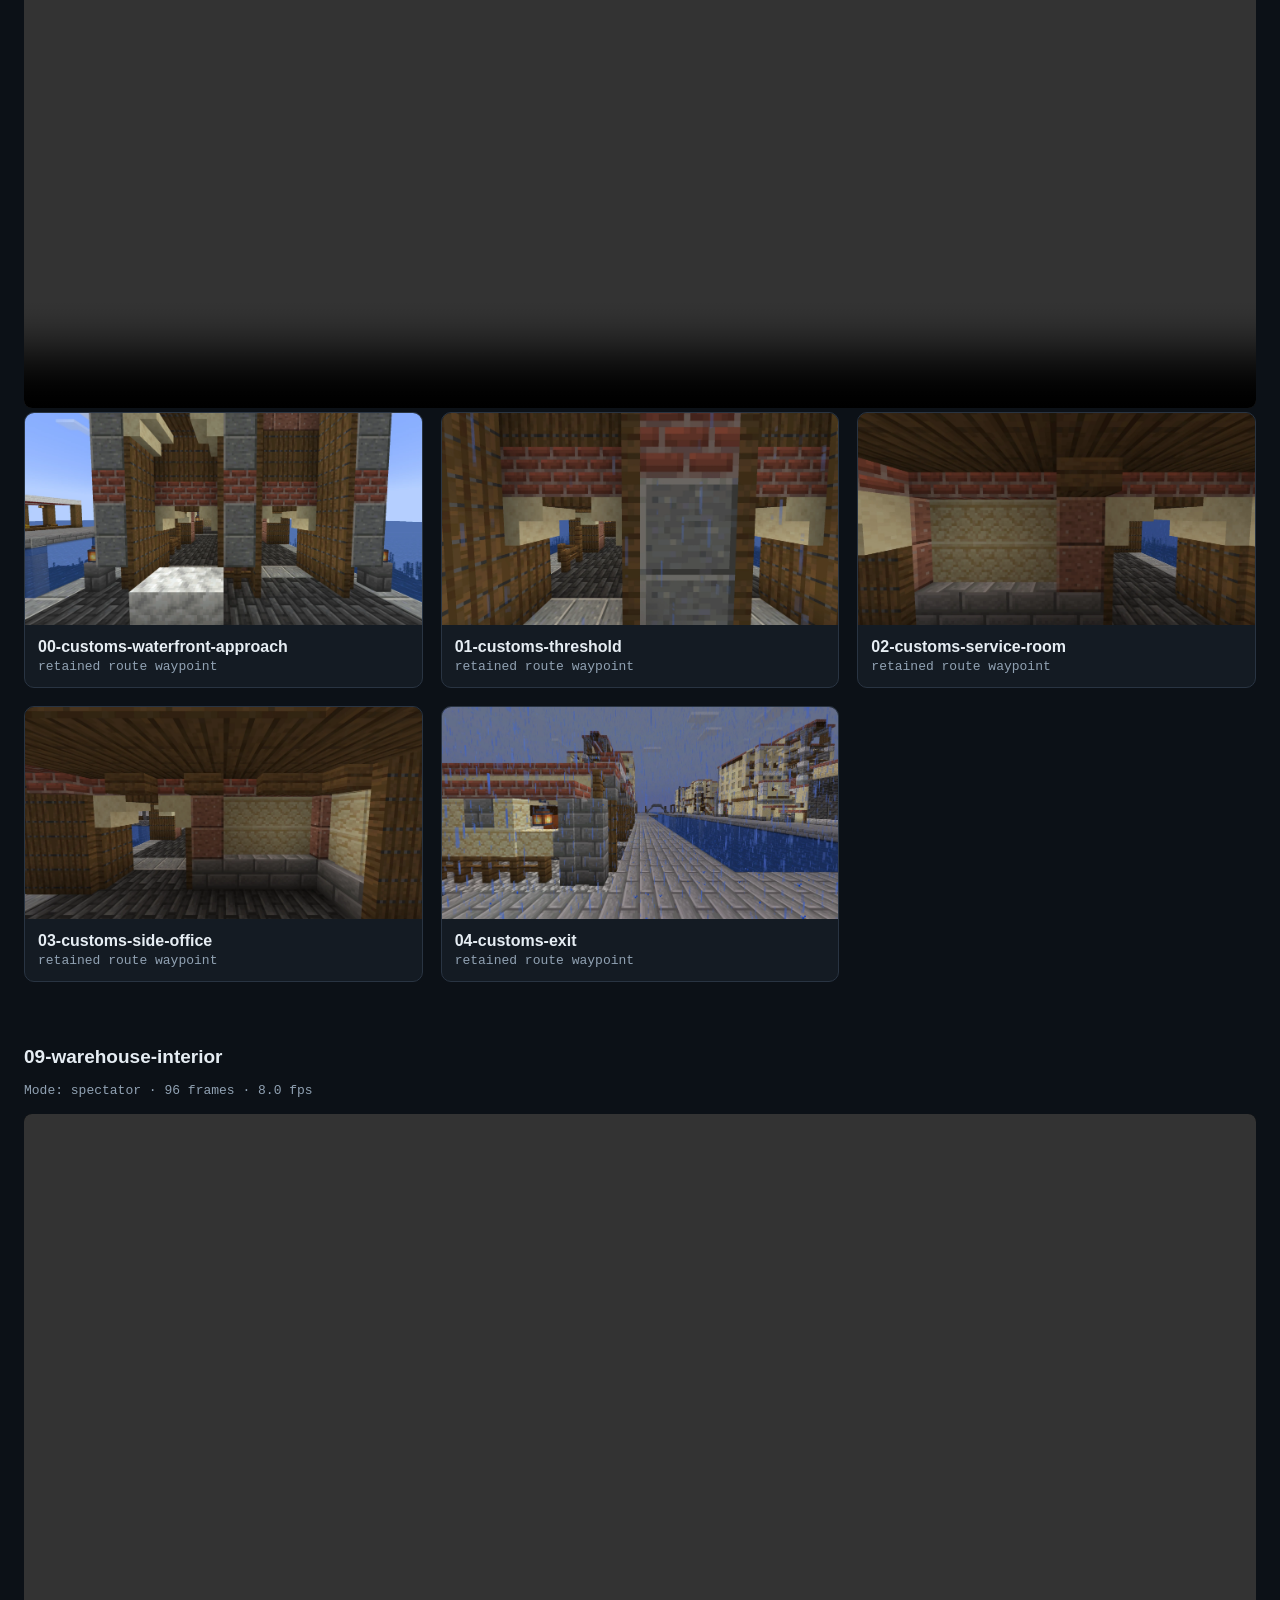
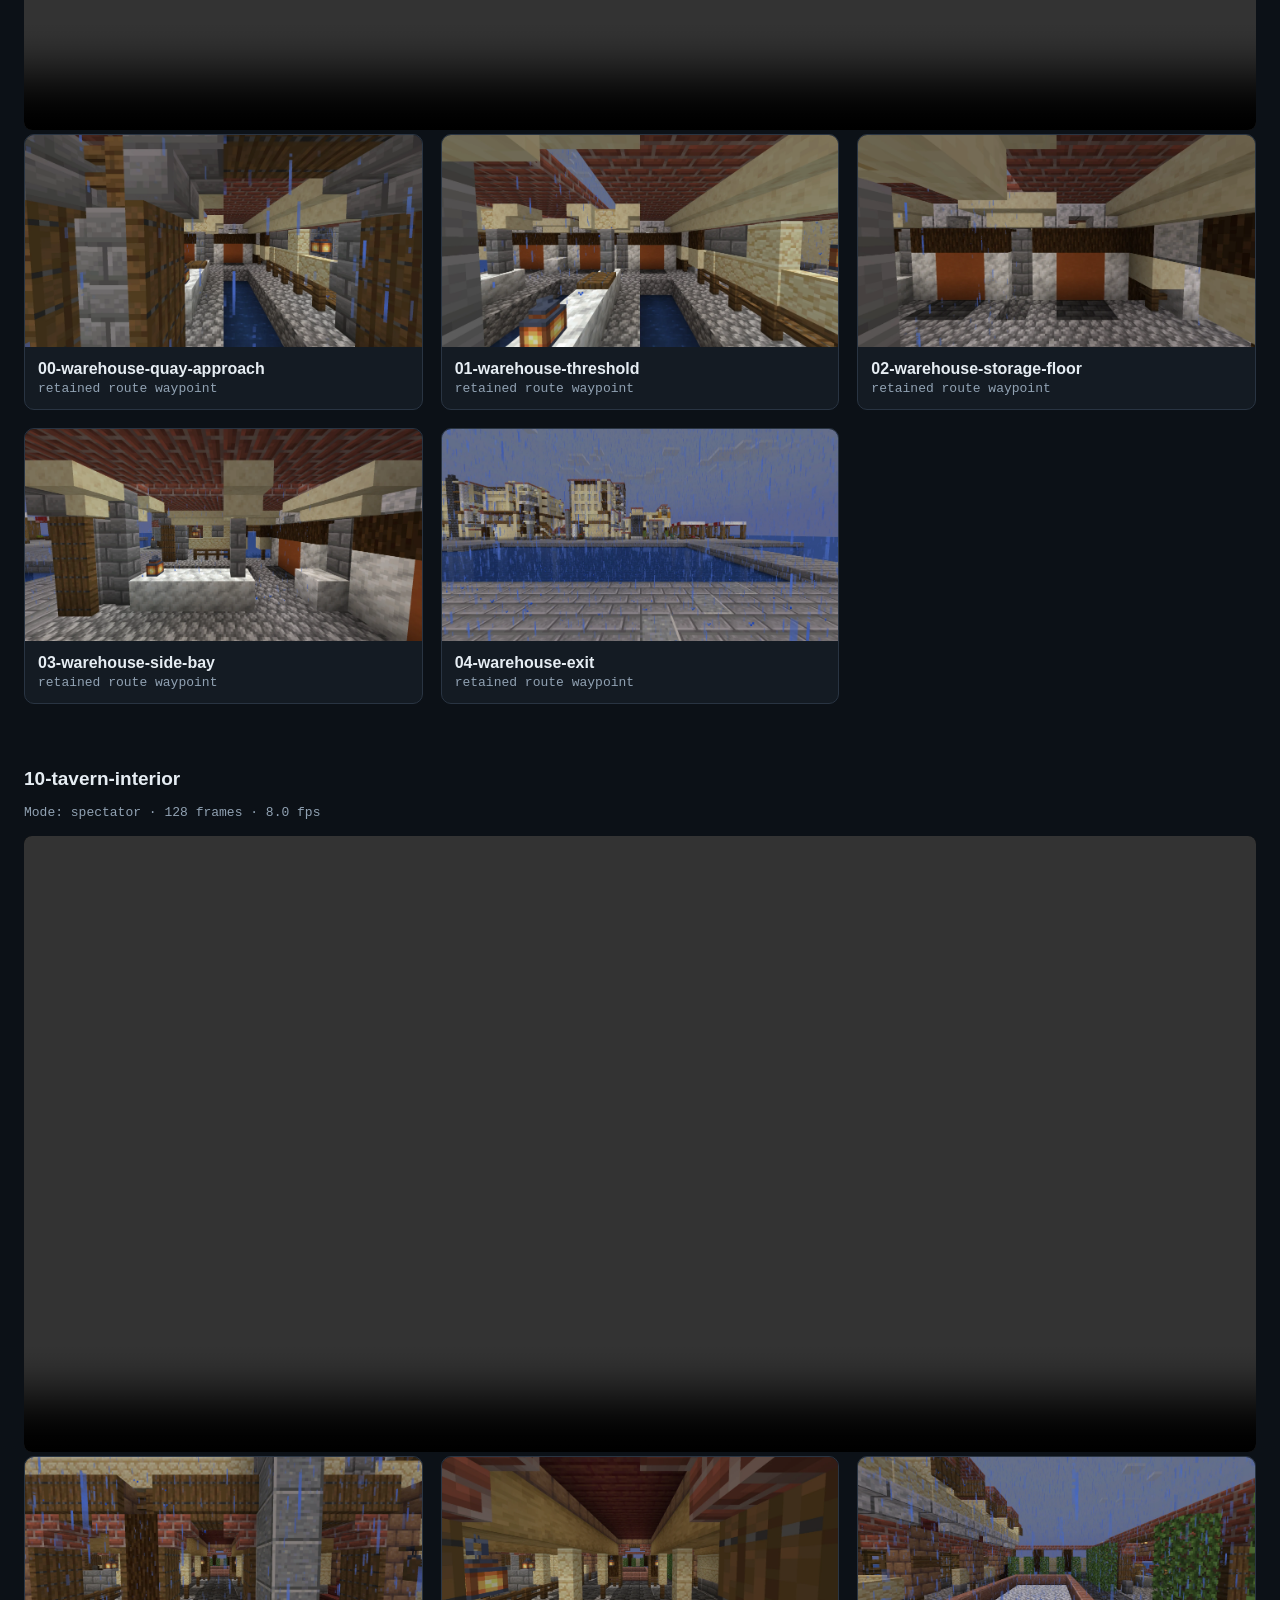
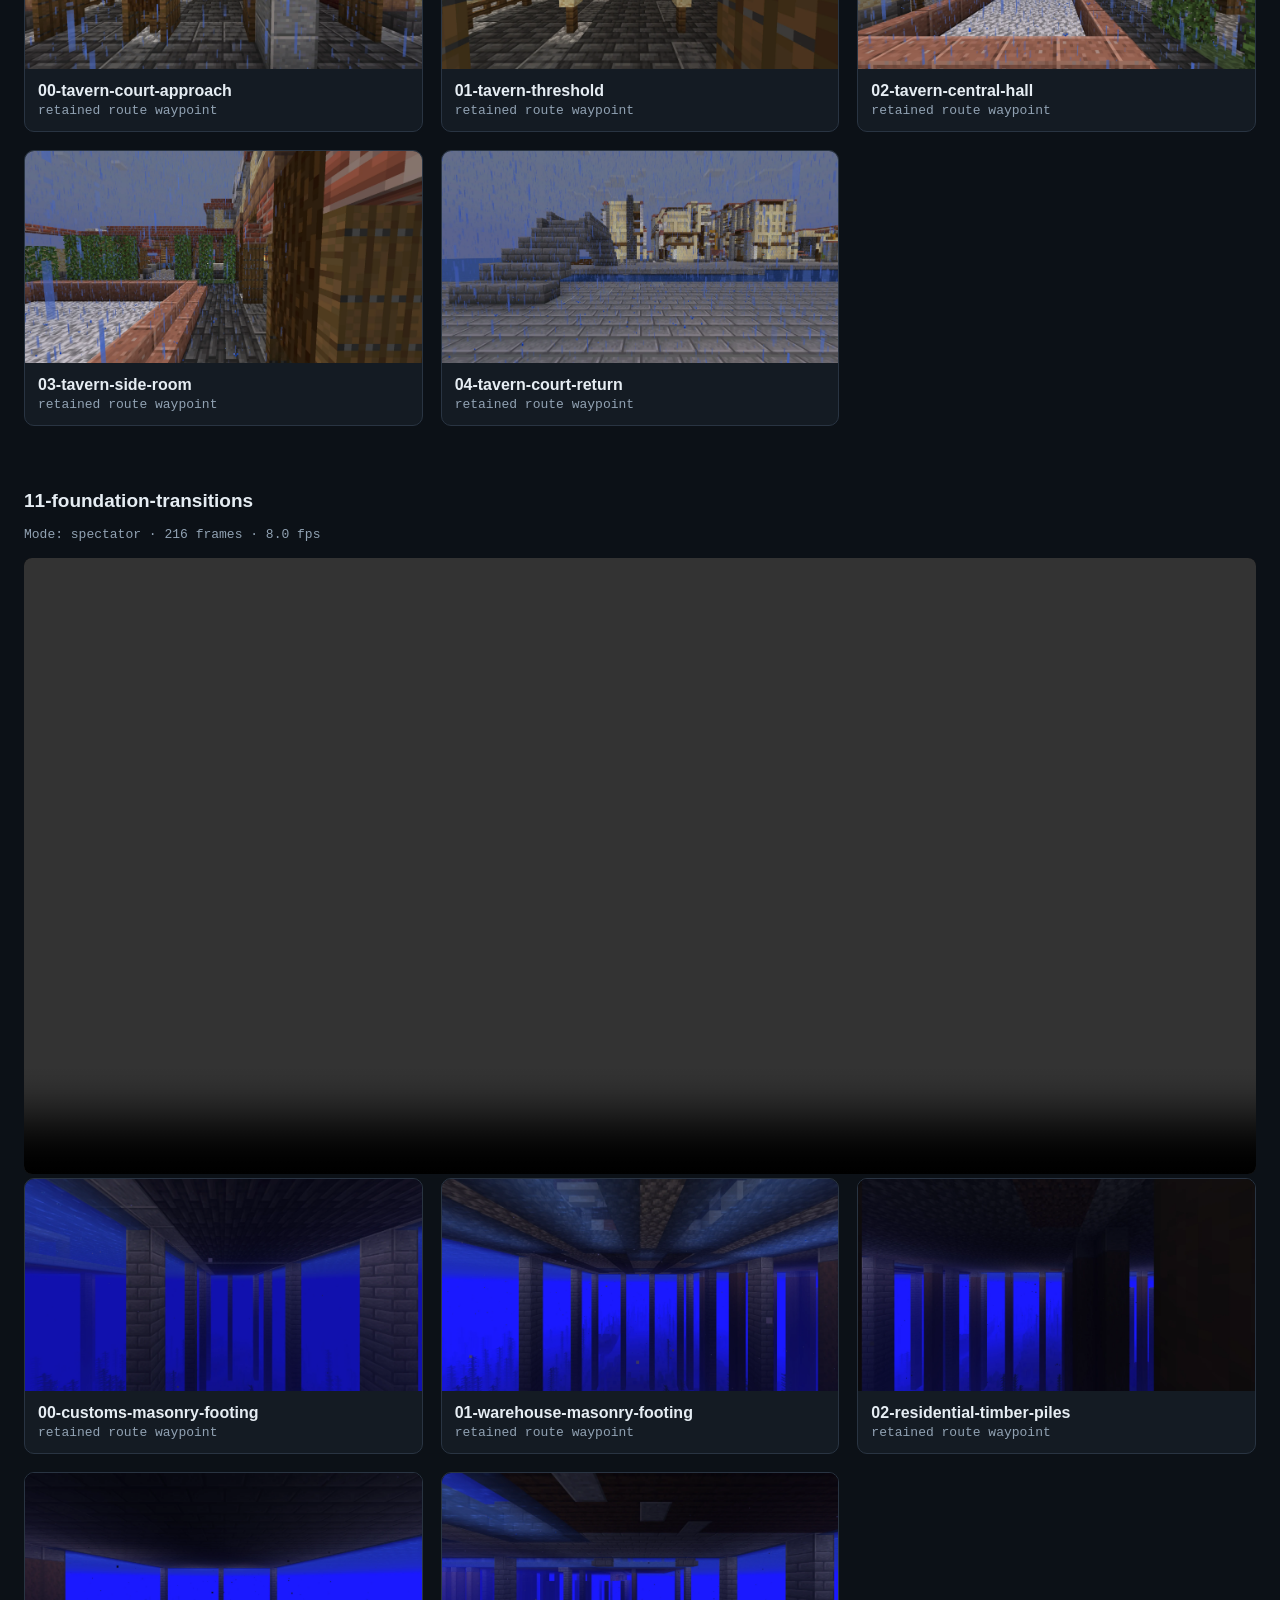
<file: curated-home-port-v6-route-review/index.html>
<!doctype html><meta charset="utf-8"><meta name="viewport" content="width=device-width"><title>Curated Home Port v6 — Route Review</title><link rel="stylesheet" href="../style.css"><style>video{width:100%;max-height:75vh;background:#000;border-radius:8px}.route{margin:2rem 0 4rem}code{white-space:normal;overflow-wrap:anywhere}.failure-box{border:2px solid #b64242;background:#2b1717;padding:1rem;border-radius:8px}</style><header><a class="back" href="../">← All review albums</a><h1>Curated Venetian Home Port v6 — Route Review</h1><p><span class="tag tag-rejected">BLOCKED — P0 FINDINGS</span></p><p>Route-based review replacing uniform every-angle coverage. Cinematic cameras establish spatial continuity; Survival routes validate real floor contact and collision. Boat-camera routes are visual coverage only, not boat-physics acceptance.</p><p class="meta">Structure SHA-256: 8f1cb4d4205fb6c3f5dcfe24ba27bd7bca3a5c8389bf670b202277a94c558e10 · 11 spatial scenes · 4 passing Survival scenes · 3 failed Survival scenes</p></header><main class="wrap"><div class="failure-box"><h2>Blocking findings</h2><ul><li><b>p03-bridge-player-crossing</b>: <code>RuntimeError: physical scene p03-bridge-player-crossing did not reach bridge-crown-player-eye: player={&#x27;present&#x27;: True, &#x27;name&#x27;: &#x27;Frantastique&#x27;, &#x27;uuid&#x27;: &#x27;c97ee738-27b5-38ce-9872-82d4365a638d&#x27;, &#x27;x&#x27;: 8308.5, &#x27;y&#x27;: 65.0, &#x27;z&#x27;: 4040.699999988079, &#x27;yaw&#x27;: 0.0, &#x27;pitch&#x27;: 4.0}, target=Point(name=&#x27;bridge-crown-player-eye&#x27;, x=8308.5, y=71.0, z=4049.5, yaw=0.0, pitch=3.0, seconds=10.0, move=&#x27;forward&#x27;)</code></li><li><b>p05-customs-player-interior</b>: <code>RuntimeError: physical scene p05-customs-player-interior did not reach customs-player-room: player={&#x27;present&#x27;: True, &#x27;name&#x27;: &#x27;Frantastique&#x27;, &#x27;uuid&#x27;: &#x27;c97ee738-27b5-38ce-9872-82d4365a638d&#x27;, &#x27;x&#x27;: 8230.300000011921, &#x27;y&#x27;: 65.0, &#x27;z&#x27;: 4036.5, &#x27;yaw&#x27;: 90.0, &#x27;pitch&#x27;: 3.0}, target=Point(name=&#x27;customs-player-room&#x27;, x=8220.5, y=65.0, z=4036.5, yaw=-90.0, pitch=3.0, seconds=10.0, move=&#x27;forward&#x27;)</code></li><li><b>p06-warehouse-player-interior</b>: <code>RuntimeError: walk scene p06-warehouse-player-interior left expected floor band before warehouse-player-storage: sample={&#x27;x&#x27;: 8246.5, &#x27;y&#x27;: 63.04439707944361, &#x27;z&#x27;: 4032.4027516692854}, floor_band=64.25</code></li></ul><p>Additional architecture findings: net loft remains an oversized deck with suspended cobweb sheets; repair hoist remains tracer-like post-and-crossbeam geometry.</p></div><h2>Contact sheets</h2><div class="grid"><figure class="shot"><a href="cinematic-contact-sheet.webp"><img src="cinematic-contact-sheet.webp"></a><figcaption>Cinematic/spatial keyframes</figcaption></figure><figure class="shot"><a href="player-contact-sheet.webp"><img src="player-contact-sheet.webp"></a><figcaption>Successful Survival-player keyframes</figcaption></figure></div><section><h2>Cinematic and spatial routes</h2><section class="route"><h3>01-open-sea-arrival</h3><p class="meta">Mode: boat_camera · 96 frames · 8.0 fps</p><video controls preload="metadata" src="01-open-sea-arrival.mp4"></video><div class="grid"><figure class="shot"><a href="01-open-sea-arrival-00-00-distant-skyline.webp" target="_blank"><img loading="lazy" src="01-open-sea-arrival-00-00-distant-skyline.webp"></a><figcaption><b>00-distant-skyline</b><br><span class="meta">retained route waypoint</span></figcaption></figure><figure class="shot"><a href="01-open-sea-arrival-01-01-canal-mouth.webp" target="_blank"><img loading="lazy" src="01-open-sea-arrival-01-01-canal-mouth.webp"></a><figcaption><b>01-canal-mouth</b><br><span class="meta">retained route waypoint</span></figcaption></figure></div></section><section class="route"><h3>02-canal-to-basin</h3><p class="meta">Mode: boat_camera · 144 frames · 8.0 fps</p><video controls preload="metadata" src="02-canal-to-basin.mp4"></video><div class="grid"><figure class="shot"><a href="02-canal-to-basin-00-00-canal-entry.webp" target="_blank"><img loading="lazy" src="02-canal-to-basin-00-00-canal-entry.webp"></a><figcaption><b>00-canal-entry</b><br><span class="meta">retained route waypoint</span></figcaption></figure><figure class="shot"><a href="02-canal-to-basin-01-01-bridge-underside.webp" target="_blank"><img loading="lazy" src="02-canal-to-basin-01-01-bridge-underside.webp"></a><figcaption><b>01-bridge-underside</b><br><span class="meta">retained route waypoint</span></figcaption></figure><figure class="shot"><a href="02-canal-to-basin-02-02-basin-reveal.webp" target="_blank"><img loading="lazy" src="02-canal-to-basin-02-02-basin-reveal.webp"></a><figcaption><b>02-basin-reveal</b><br><span class="meta">retained route waypoint</span></figcaption></figure><figure class="shot"><a href="02-canal-to-basin-03-03-inner-basin.webp" target="_blank"><img loading="lazy" src="02-canal-to-basin-03-03-inner-basin.webp"></a><figcaption><b>03-inner-basin</b><br><span class="meta">retained route waypoint</span></figcaption></figure></div></section><section class="route"><h3>03-west-arrival-circuit</h3><p class="meta">Mode: spectator · 104 frames · 8.0 fps</p><video controls preload="metadata" src="03-west-arrival-circuit.mp4"></video><div class="grid"><figure class="shot"><a href="03-west-arrival-circuit-00-00-arrival-steps.webp" target="_blank"><img loading="lazy" src="03-west-arrival-circuit-00-00-arrival-steps.webp"></a><figcaption><b>00-arrival-steps</b><br><span class="meta">retained route waypoint</span></figcaption></figure><figure class="shot"><a href="03-west-arrival-circuit-01-01-customs-side.webp" target="_blank"><img loading="lazy" src="03-west-arrival-circuit-01-01-customs-side.webp"></a><figcaption><b>01-customs-side</b><br><span class="meta">retained route waypoint</span></figcaption></figure><figure class="shot"><a href="03-west-arrival-circuit-02-02-basin-reveal-foot.webp" target="_blank"><img loading="lazy" src="03-west-arrival-circuit-02-02-basin-reveal-foot.webp"></a><figcaption><b>02-basin-reveal-foot</b><br><span class="meta">retained route waypoint</span></figcaption></figure><figure class="shot"><a href="03-west-arrival-circuit-03-03-market-turn.webp" target="_blank"><img loading="lazy" src="03-west-arrival-circuit-03-03-market-turn.webp"></a><figcaption><b>03-market-turn</b><br><span class="meta">retained route waypoint</span></figcaption></figure></div></section><section class="route"><h3>04-north-frontage-pass</h3><p class="meta">Mode: spectator · 128 frames · 8.0 fps</p><video controls preload="metadata" src="04-north-frontage-pass.mp4"></video><div class="grid"><figure class="shot"><a href="04-north-frontage-pass-00-00-warehouse-loading.webp" target="_blank"><img loading="lazy" src="04-north-frontage-pass-00-00-warehouse-loading.webp"></a><figcaption><b>00-warehouse-loading</b><br><span class="meta">retained route waypoint</span></figcaption></figure><figure class="shot"><a href="04-north-frontage-pass-01-01-north-residences.webp" target="_blank"><img loading="lazy" src="04-north-frontage-pass-01-01-north-residences.webp"></a><figcaption><b>01-north-residences</b><br><span class="meta">retained route waypoint</span></figcaption></figure><figure class="shot"><a href="04-north-frontage-pass-02-02-tavern-court.webp" target="_blank"><img loading="lazy" src="04-north-frontage-pass-02-02-tavern-court.webp"></a><figcaption><b>02-tavern-court</b><br><span class="meta">retained route waypoint</span></figcaption></figure><figure class="shot"><a href="04-north-frontage-pass-03-03-north-bridge-landing.webp" target="_blank"><img loading="lazy" src="04-north-frontage-pass-03-03-north-bridge-landing.webp"></a><figcaption><b>03-north-bridge-landing</b><br><span class="meta">retained route waypoint</span></figcaption></figure></div></section><section class="route"><h3>05-south-frontage-pass</h3><p class="meta">Mode: spectator · 112 frames · 8.0 fps</p><video controls preload="metadata" src="05-south-frontage-pass.mp4"></video><div class="grid"><figure class="shot"><a href="05-south-frontage-pass-00-00-market-waterfront.webp" target="_blank"><img loading="lazy" src="05-south-frontage-pass-00-00-market-waterfront.webp"></a><figcaption><b>00-market-waterfront</b><br><span class="meta">retained route waypoint</span></figcaption></figure><figure class="shot"><a href="05-south-frontage-pass-01-01-restaurant-front.webp" target="_blank"><img loading="lazy" src="05-south-frontage-pass-01-01-restaurant-front.webp"></a><figcaption><b>01-restaurant-front</b><br><span class="meta">retained route waypoint</span></figcaption></figure><figure class="shot"><a href="05-south-frontage-pass-02-02-fishmonger-landing.webp" target="_blank"><img loading="lazy" src="05-south-frontage-pass-02-02-fishmonger-landing.webp"></a><figcaption><b>02-fishmonger-landing</b><br><span class="meta">retained route waypoint</span></figcaption></figure><figure class="shot"><a href="05-south-frontage-pass-03-03-south-residences.webp" target="_blank"><img loading="lazy" src="05-south-frontage-pass-03-03-south-residences.webp"></a><figcaption><b>03-south-residences</b><br><span class="meta">retained route waypoint</span></figcaption></figure></div></section><section class="route"><h3>06-mercato-vecchio</h3><p class="meta">Mode: spectator · 152 frames · 8.0 fps</p><video controls preload="metadata" src="06-mercato-vecchio.mp4"></video><div class="grid"><figure class="shot"><a href="06-mercato-vecchio-00-00-market-threshold.webp" target="_blank"><img loading="lazy" src="06-mercato-vecchio-00-00-market-threshold.webp"></a><figcaption><b>00-market-threshold</b><br><span class="meta">retained route waypoint</span></figcaption></figure><figure class="shot"><a href="06-mercato-vecchio-01-01-exchange-aisle.webp" target="_blank"><img loading="lazy" src="06-mercato-vecchio-01-01-exchange-aisle.webp"></a><figcaption><b>01-exchange-aisle</b><br><span class="meta">retained route waypoint</span></figcaption></figure><figure class="shot"><a href="06-mercato-vecchio-02-02-east-stall-row.webp" target="_blank"><img loading="lazy" src="06-mercato-vecchio-02-02-east-stall-row.webp"></a><figcaption><b>02-east-stall-row</b><br><span class="meta">retained route waypoint</span></figcaption></figure><figure class="shot"><a href="06-mercato-vecchio-03-03-south-market-exit.webp" target="_blank"><img loading="lazy" src="06-mercato-vecchio-03-03-south-market-exit.webp"></a><figcaption><b>03-south-market-exit</b><br><span class="meta">retained route waypoint</span></figcaption></figure><figure class="shot"><a href="06-mercato-vecchio-04-04-waterfront-return.webp" target="_blank"><img loading="lazy" src="06-mercato-vecchio-04-04-waterfront-return.webp"></a><figcaption><b>04-waterfront-return</b><br><span class="meta">retained route waypoint</span></figcaption></figure></div></section><section class="route"><h3>07-working-east-end</h3><p class="meta">Mode: spectator · 104 frames · 8.0 fps</p><video controls preload="metadata" src="07-working-east-end.mp4"></video><div class="grid"><figure class="shot"><a href="07-working-east-end-00-00-net-loft-side.webp" target="_blank"><img loading="lazy" src="07-working-east-end-00-00-net-loft-side.webp"></a><figcaption><b>00-net-loft-side</b><br><span class="meta">retained route waypoint</span></figcaption></figure><figure class="shot"><a href="07-working-east-end-01-01-bridge-quay-pass.webp" target="_blank"><img loading="lazy" src="07-working-east-end-01-01-bridge-quay-pass.webp"></a><figcaption><b>01-bridge-quay-pass</b><br><span class="meta">retained route waypoint</span></figcaption></figure><figure class="shot"><a href="07-working-east-end-02-02-repair-berth.webp" target="_blank"><img loading="lazy" src="07-working-east-end-02-02-repair-berth.webp"></a><figcaption><b>02-repair-berth</b><br><span class="meta">retained route waypoint</span></figcaption></figure><figure class="shot"><a href="07-working-east-end-03-03-repair-hoist.webp" target="_blank"><img loading="lazy" src="07-working-east-end-03-03-repair-hoist.webp"></a><figcaption><b>03-repair-hoist</b><br><span class="meta">retained route waypoint</span></figcaption></figure></div></section><section class="route"><h3>08-customs-interior</h3><p class="meta">Mode: spectator · 112 frames · 8.0 fps</p><video controls preload="metadata" src="08-customs-interior.mp4"></video><div class="grid"><figure class="shot"><a href="08-customs-interior-00-00-customs-waterfront-approach.webp" target="_blank"><img loading="lazy" src="08-customs-interior-00-00-customs-waterfront-approach.webp"></a><figcaption><b>00-customs-waterfront-approach</b><br><span class="meta">retained route waypoint</span></figcaption></figure><figure class="shot"><a href="08-customs-interior-01-01-customs-threshold.webp" target="_blank"><img loading="lazy" src="08-customs-interior-01-01-customs-threshold.webp"></a><figcaption><b>01-customs-threshold</b><br><span class="meta">retained route waypoint</span></figcaption></figure><figure class="shot"><a href="08-customs-interior-02-02-customs-service-room.webp" target="_blank"><img loading="lazy" src="08-customs-interior-02-02-customs-service-room.webp"></a><figcaption><b>02-customs-service-room</b><br><span class="meta">retained route waypoint</span></figcaption></figure><figure class="shot"><a href="08-customs-interior-03-03-customs-side-office.webp" target="_blank"><img loading="lazy" src="08-customs-interior-03-03-customs-side-office.webp"></a><figcaption><b>03-customs-side-office</b><br><span class="meta">retained route waypoint</span></figcaption></figure><figure class="shot"><a href="08-customs-interior-04-04-customs-exit.webp" target="_blank"><img loading="lazy" src="08-customs-interior-04-04-customs-exit.webp"></a><figcaption><b>04-customs-exit</b><br><span class="meta">retained route waypoint</span></figcaption></figure></div></section><section class="route"><h3>09-warehouse-interior</h3><p class="meta">Mode: spectator · 96 frames · 8.0 fps</p><video controls preload="metadata" src="09-warehouse-interior.mp4"></video><div class="grid"><figure class="shot"><a href="09-warehouse-interior-00-00-warehouse-quay-approach.webp" target="_blank"><img loading="lazy" src="09-warehouse-interior-00-00-warehouse-quay-approach.webp"></a><figcaption><b>00-warehouse-quay-approach</b><br><span class="meta">retained route waypoint</span></figcaption></figure><figure class="shot"><a href="09-warehouse-interior-01-01-warehouse-threshold.webp" target="_blank"><img loading="lazy" src="09-warehouse-interior-01-01-warehouse-threshold.webp"></a><figcaption><b>01-warehouse-threshold</b><br><span class="meta">retained route waypoint</span></figcaption></figure><figure class="shot"><a href="09-warehouse-interior-02-02-warehouse-storage-floor.webp" target="_blank"><img loading="lazy" src="09-warehouse-interior-02-02-warehouse-storage-floor.webp"></a><figcaption><b>02-warehouse-storage-floor</b><br><span class="meta">retained route waypoint</span></figcaption></figure><figure class="shot"><a href="09-warehouse-interior-03-03-warehouse-side-bay.webp" target="_blank"><img loading="lazy" src="09-warehouse-interior-03-03-warehouse-side-bay.webp"></a><figcaption><b>03-warehouse-side-bay</b><br><span class="meta">retained route waypoint</span></figcaption></figure><figure class="shot"><a href="09-warehouse-interior-04-04-warehouse-exit.webp" target="_blank"><img loading="lazy" src="09-warehouse-interior-04-04-warehouse-exit.webp"></a><figcaption><b>04-warehouse-exit</b><br><span class="meta">retained route waypoint</span></figcaption></figure></div></section><section class="route"><h3>10-tavern-interior</h3><p class="meta">Mode: spectator · 128 frames · 8.0 fps</p><video controls preload="metadata" src="10-tavern-interior.mp4"></video><div class="grid"><figure class="shot"><a href="10-tavern-interior-00-00-tavern-court-approach.webp" target="_blank"><img loading="lazy" src="10-tavern-interior-00-00-tavern-court-approach.webp"></a><figcaption><b>00-tavern-court-approach</b><br><span class="meta">retained route waypoint</span></figcaption></figure><figure class="shot"><a href="10-tavern-interior-01-01-tavern-threshold.webp" target="_blank"><img loading="lazy" src="10-tavern-interior-01-01-tavern-threshold.webp"></a><figcaption><b>01-tavern-threshold</b><br><span class="meta">retained route waypoint</span></figcaption></figure><figure class="shot"><a href="10-tavern-interior-02-02-tavern-central-hall.webp" target="_blank"><img loading="lazy" src="10-tavern-interior-02-02-tavern-central-hall.webp"></a><figcaption><b>02-tavern-central-hall</b><br><span class="meta">retained route waypoint</span></figcaption></figure><figure class="shot"><a href="10-tavern-interior-03-03-tavern-side-room.webp" target="_blank"><img loading="lazy" src="10-tavern-interior-03-03-tavern-side-room.webp"></a><figcaption><b>03-tavern-side-room</b><br><span class="meta">retained route waypoint</span></figcaption></figure><figure class="shot"><a href="10-tavern-interior-04-04-tavern-court-return.webp" target="_blank"><img loading="lazy" src="10-tavern-interior-04-04-tavern-court-return.webp"></a><figcaption><b>04-tavern-court-return</b><br><span class="meta">retained route waypoint</span></figcaption></figure></div></section><section class="route"><h3>11-foundation-transitions</h3><p class="meta">Mode: spectator · 216 frames · 8.0 fps</p><video controls preload="metadata" src="11-foundation-transitions.mp4"></video><div class="grid"><figure class="shot"><a href="11-foundation-transitions-00-00-customs-masonry-footing.webp" target="_blank"><img loading="lazy" src="11-foundation-transitions-00-00-customs-masonry-footing.webp"></a><figcaption><b>00-customs-masonry-footing</b><br><span class="meta">retained route waypoint</span></figcaption></figure><figure class="shot"><a href="11-foundation-transitions-01-01-warehouse-masonry-footing.webp" target="_blank"><img loading="lazy" src="11-foundation-transitions-01-01-warehouse-masonry-footing.webp"></a><figcaption><b>01-warehouse-masonry-footing</b><br><span class="meta">retained route waypoint</span></figcaption></figure><figure class="shot"><a href="11-foundation-transitions-02-02-residential-timber-piles.webp" target="_blank"><img loading="lazy" src="11-foundation-transitions-02-02-residential-timber-piles.webp"></a><figcaption><b>02-residential-timber-piles</b><br><span class="meta">retained route waypoint</span></figcaption></figure><figure class="shot"><a href="11-foundation-transitions-03-03-market-court-foundation.webp" target="_blank"><img loading="lazy" src="11-foundation-transitions-03-03-market-court-foundation.webp"></a><figcaption><b>03-market-court-foundation</b><br><span class="meta">retained route waypoint</span></figcaption></figure><figure class="shot"><a href="11-foundation-transitions-04-04-repair-berth-foundation.webp" target="_blank"><img loading="lazy" src="11-foundation-transitions-04-04-repair-berth-foundation.webp"></a><figcaption><b>04-repair-berth-foundation</b><br><span class="meta">retained route waypoint</span></figcaption></figure></div></section></section><section><h2>Survival player routes</h2><section class="route"><h3>p01-north-quay-player-pass</h3><p class="meta">Mode: walk · 55 frames · 8.0 fps</p><p class="meta">Physical samples: 55 · Y 65.00–65.00</p><video controls preload="metadata" src="p01-north-quay-player-pass.mp4"></video><div class="grid"><figure class="shot"><a href="p01-north-quay-player-pass-00-00-warehouse-start.webp" target="_blank"><img loading="lazy" src="p01-north-quay-player-pass-00-00-warehouse-start.webp"></a><figcaption><b>00-warehouse-start</b><br><span class="meta">retained route waypoint</span></figcaption></figure><figure class="shot"><a href="p01-north-quay-player-pass-01-01-north-residences-player-eye.webp" target="_blank"><img loading="lazy" src="p01-north-quay-player-pass-01-01-north-residences-player-eye.webp"></a><figcaption><b>01-north-residences-player-eye</b><br><span class="meta">retained route waypoint</span></figcaption></figure><figure class="shot"><a href="p01-north-quay-player-pass-02-02-tavern-court-player-eye.webp" target="_blank"><img loading="lazy" src="p01-north-quay-player-pass-02-02-tavern-court-player-eye.webp"></a><figcaption><b>02-tavern-court-player-eye</b><br><span class="meta">retained route waypoint</span></figcaption></figure></div></section><section class="route"><h3>p02-south-quay-player-pass</h3><p class="meta">Mode: walk · 53 frames · 8.0 fps</p><p class="meta">Physical samples: 53 · Y 65.00–65.00</p><video controls preload="metadata" src="p02-south-quay-player-pass.mp4"></video><div class="grid"><figure class="shot"><a href="p02-south-quay-player-pass-00-00-market-waterfront-start.webp" target="_blank"><img loading="lazy" src="p02-south-quay-player-pass-00-00-market-waterfront-start.webp"></a><figcaption><b>00-market-waterfront-start</b><br><span class="meta">retained route waypoint</span></figcaption></figure><figure class="shot"><a href="p02-south-quay-player-pass-01-01-fishmonger-player-eye.webp" target="_blank"><img loading="lazy" src="p02-south-quay-player-pass-01-01-fishmonger-player-eye.webp"></a><figcaption><b>01-fishmonger-player-eye</b><br><span class="meta">retained route waypoint</span></figcaption></figure><figure class="shot"><a href="p02-south-quay-player-pass-02-02-south-residences-player-eye.webp" target="_blank"><img loading="lazy" src="p02-south-quay-player-pass-02-02-south-residences-player-eye.webp"></a><figcaption><b>02-south-residences-player-eye</b><br><span class="meta">retained route waypoint</span></figcaption></figure></div></section><section class="route"><h3>p04-market-player-walkthrough</h3><p class="meta">Mode: walk · 44 frames · 8.0 fps</p><p class="meta">Physical samples: 44 · Y 65.00–65.00</p><video controls preload="metadata" src="p04-market-player-walkthrough.mp4"></video><div class="grid"><figure class="shot"><a href="p04-market-player-walkthrough-00-00-market-north-entry.webp" target="_blank"><img loading="lazy" src="p04-market-player-walkthrough-00-00-market-north-entry.webp"></a><figcaption><b>00-market-north-entry</b><br><span class="meta">retained route waypoint</span></figcaption></figure><figure class="shot"><a href="p04-market-player-walkthrough-01-01-market-central-aisle.webp" target="_blank"><img loading="lazy" src="p04-market-player-walkthrough-01-01-market-central-aisle.webp"></a><figcaption><b>01-market-central-aisle</b><br><span class="meta">retained route waypoint</span></figcaption></figure><figure class="shot"><a href="p04-market-player-walkthrough-02-02-market-south-turn.webp" target="_blank"><img loading="lazy" src="p04-market-player-walkthrough-02-02-market-south-turn.webp"></a><figcaption><b>02-market-south-turn</b><br><span class="meta">retained route waypoint</span></figcaption></figure><figure class="shot"><a href="p04-market-player-walkthrough-03-03-market-north-return.webp" target="_blank"><img loading="lazy" src="p04-market-player-walkthrough-03-03-market-north-return.webp"></a><figcaption><b>03-market-north-return</b><br><span class="meta">retained route waypoint</span></figcaption></figure></div></section><section class="route"><h3>p07-tavern-player-interior</h3><p class="meta">Mode: walk · 22 frames · 8.0 fps</p><p class="meta">Physical samples: 22 · Y 65.00–65.00</p><video controls preload="metadata" src="p07-tavern-player-interior.mp4"></video><div class="grid"><figure class="shot"><a href="p07-tavern-player-interior-00-00-tavern-player-approach.webp" target="_blank"><img loading="lazy" src="p07-tavern-player-interior-00-00-tavern-player-approach.webp"></a><figcaption><b>00-tavern-player-approach</b><br><span class="meta">retained route waypoint</span></figcaption></figure><figure class="shot"><a href="p07-tavern-player-interior-01-01-tavern-player-hall.webp" target="_blank"><img loading="lazy" src="p07-tavern-player-interior-01-01-tavern-player-hall.webp"></a><figcaption><b>01-tavern-player-hall</b><br><span class="meta">retained route waypoint</span></figcaption></figure><figure class="shot"><a href="p07-tavern-player-interior-02-02-tavern-player-return.webp" target="_blank"><img loading="lazy" src="p07-tavern-player-interior-02-02-tavern-player-return.webp"></a><figcaption><b>02-tavern-player-return</b><br><span class="meta">retained route waypoint</span></figcaption></figure></div></section></section></main>
</file>
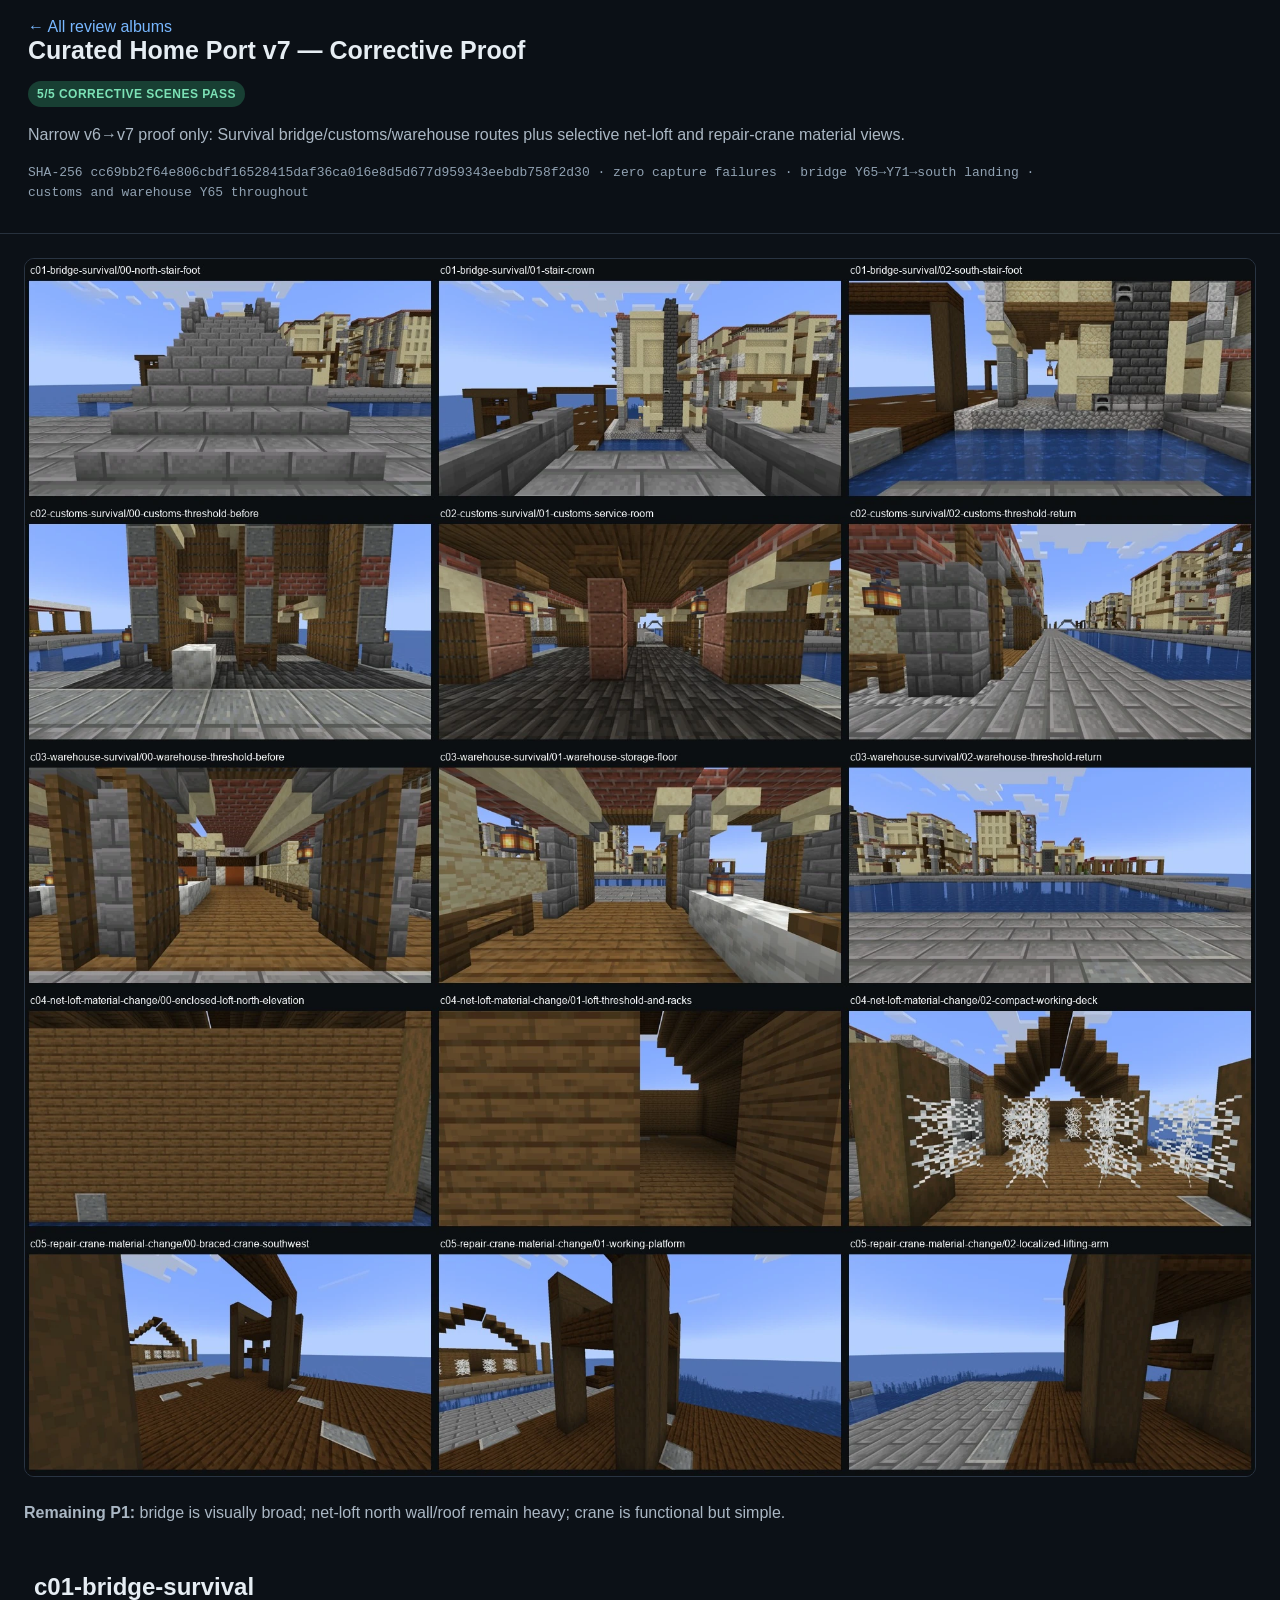
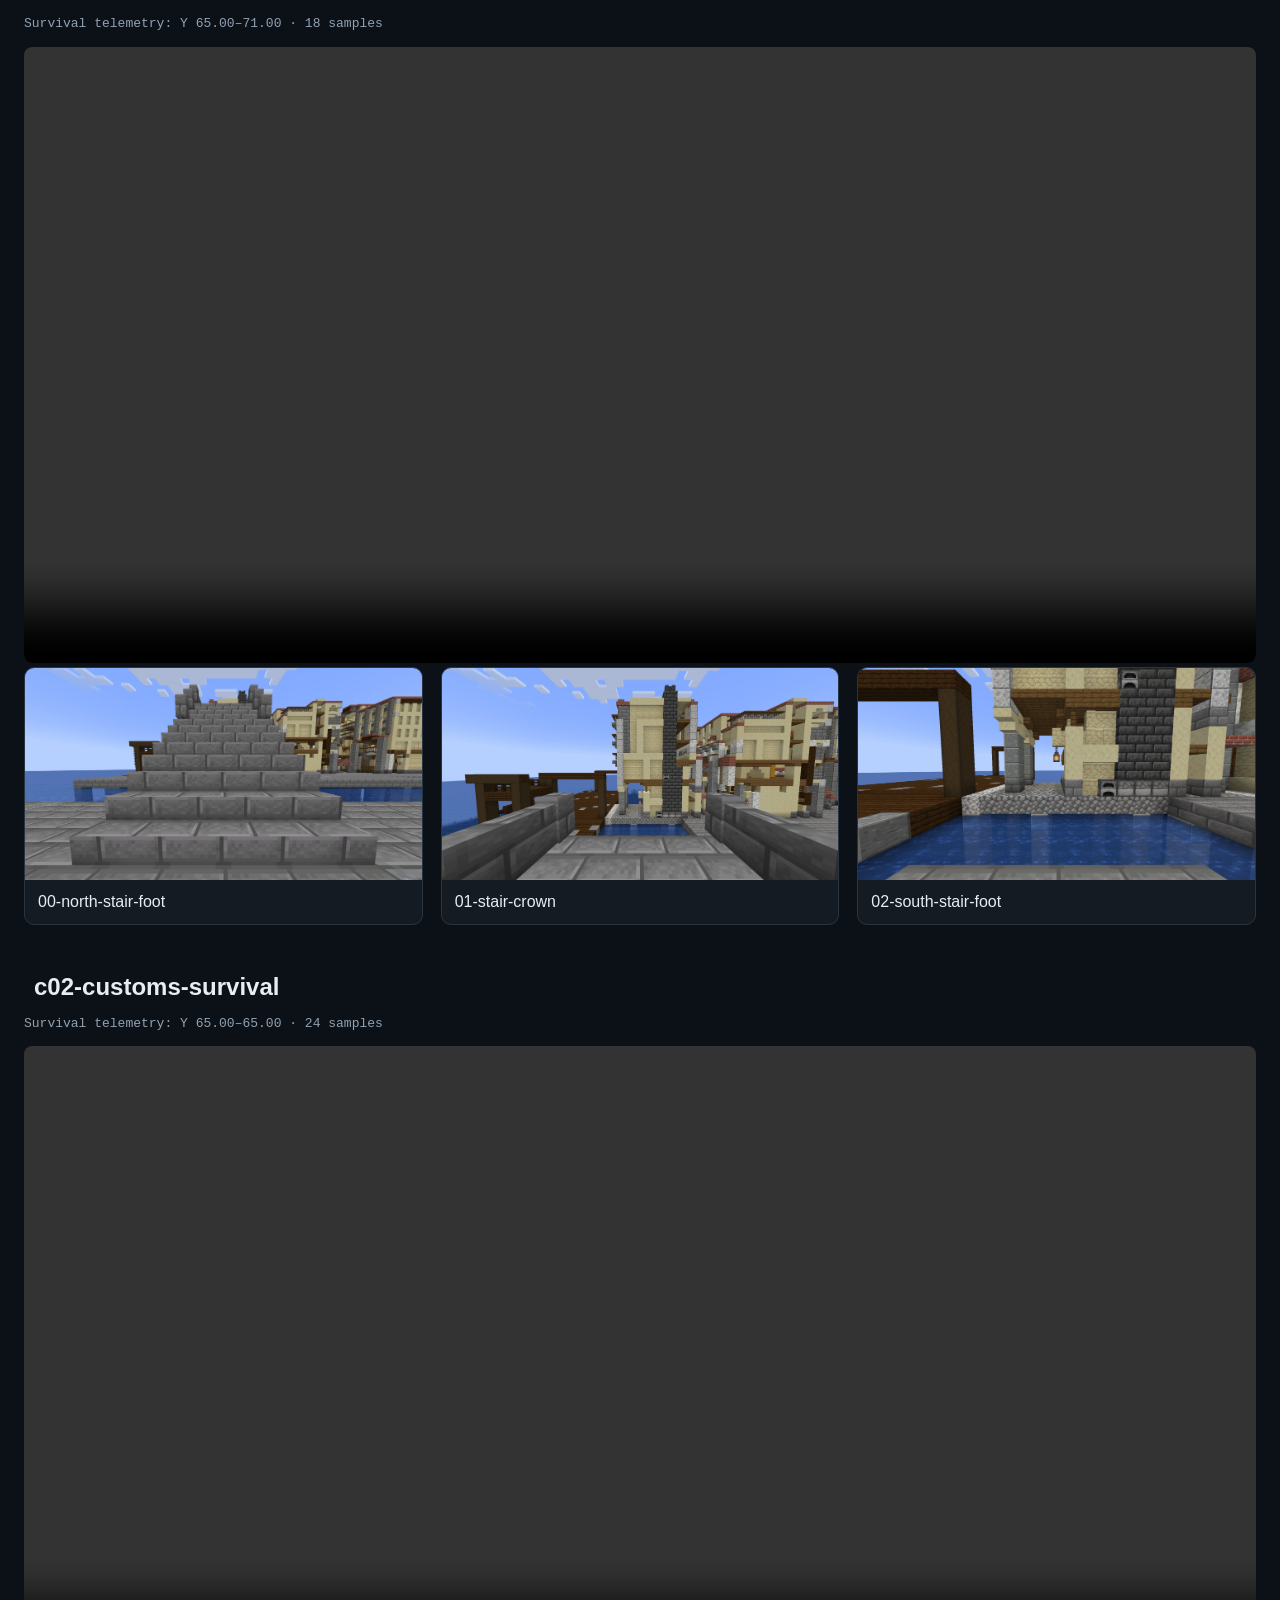
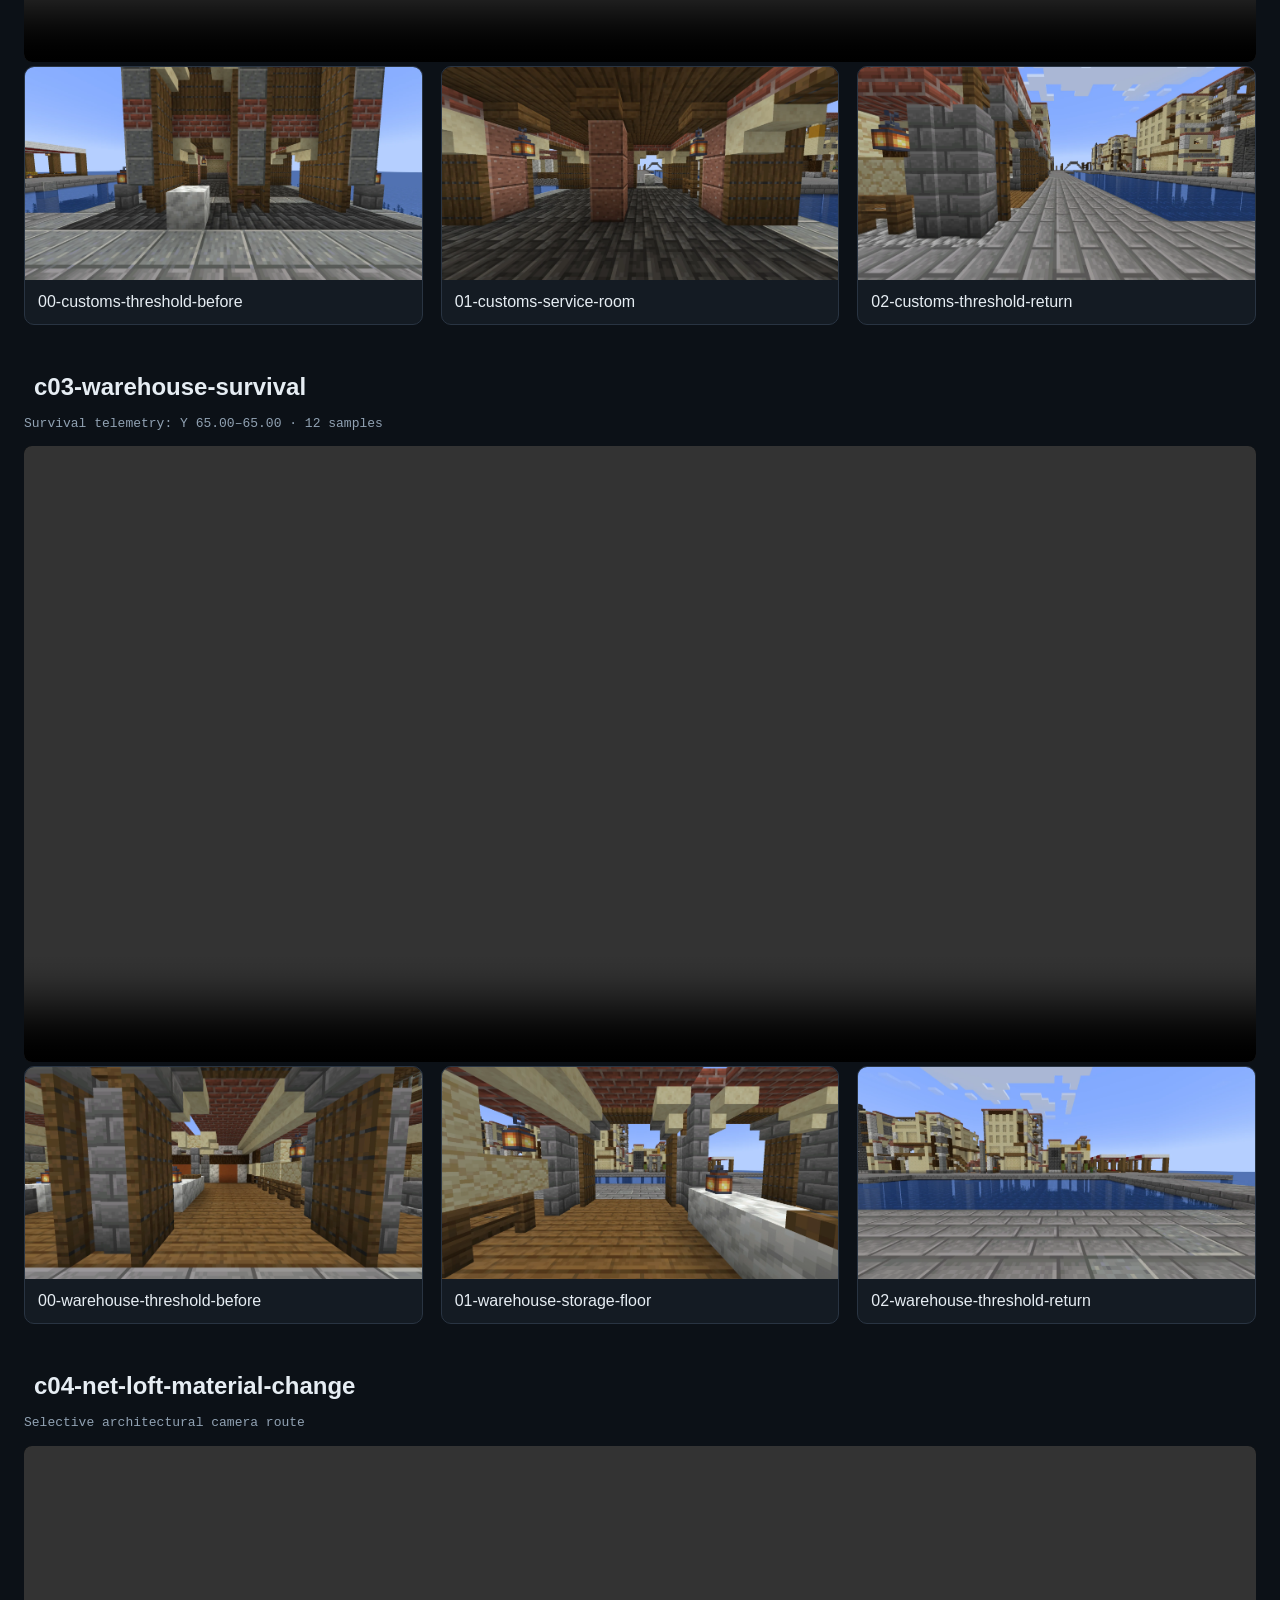
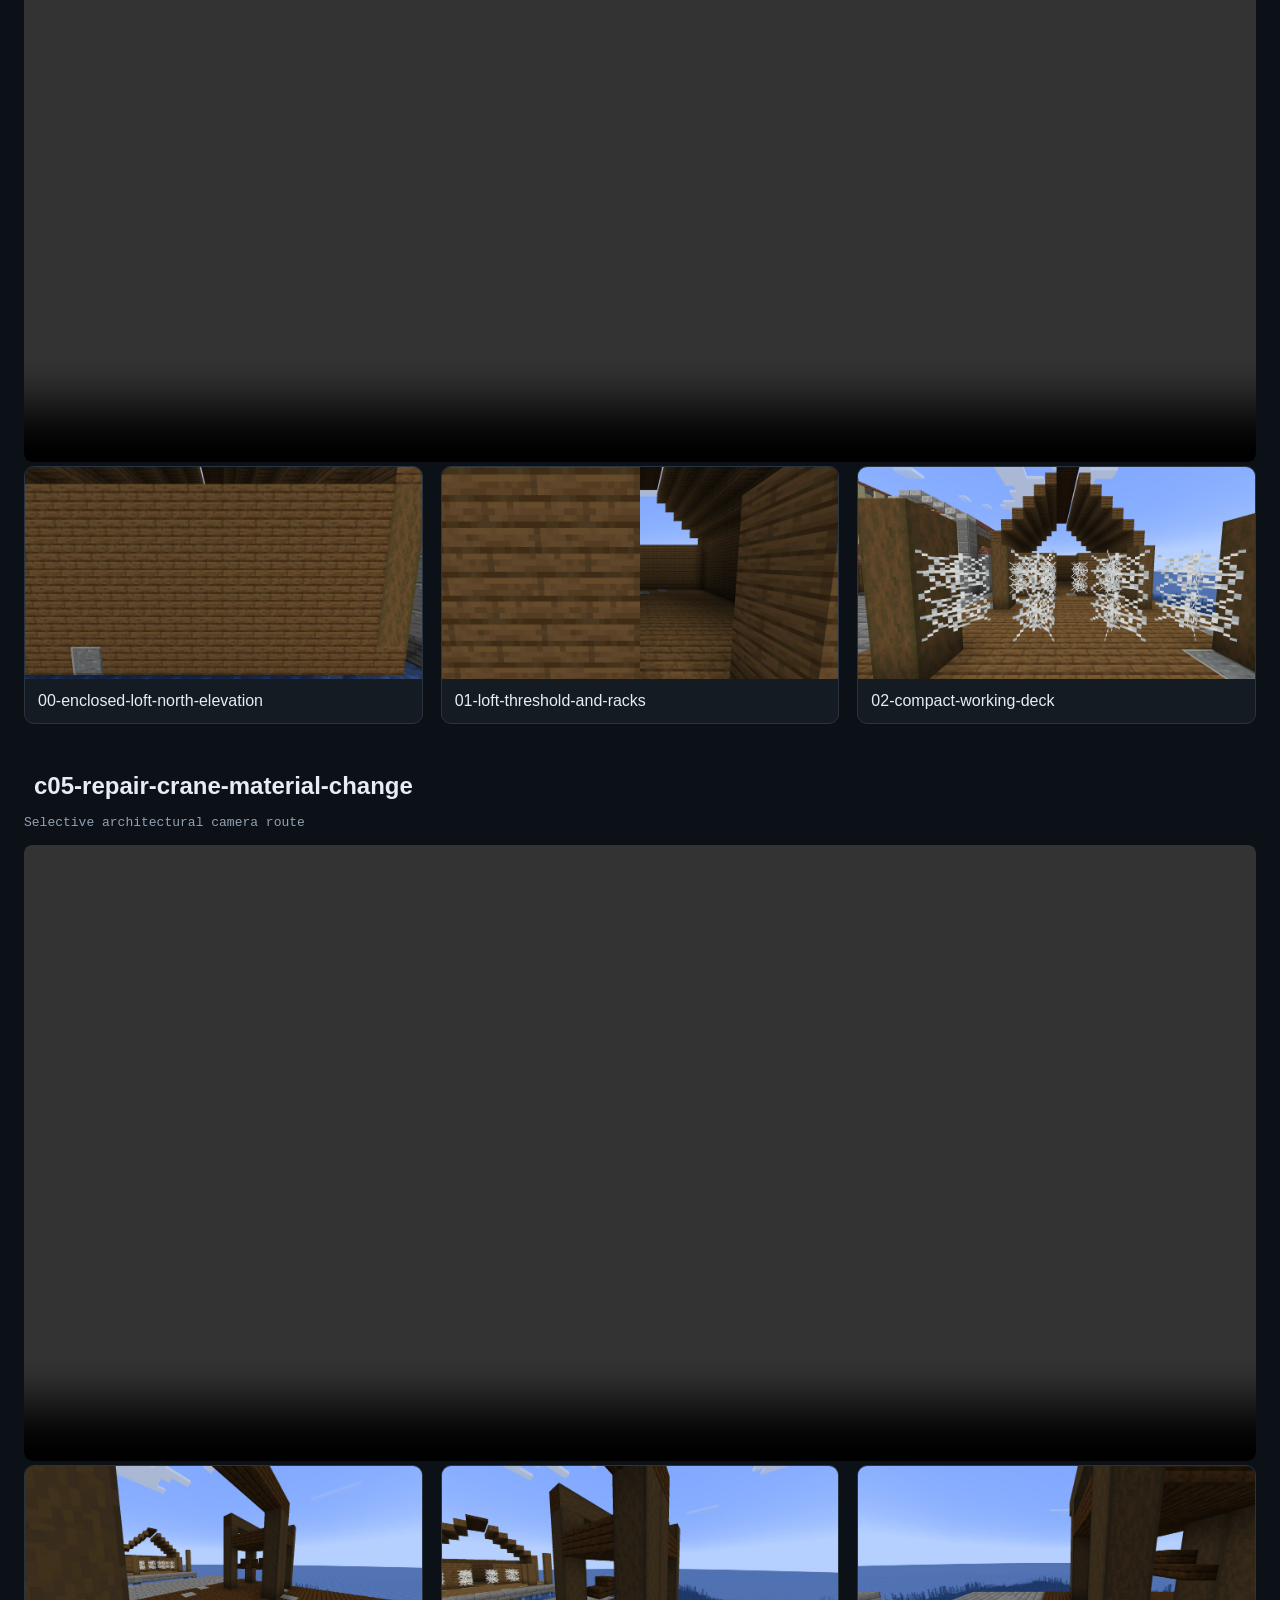
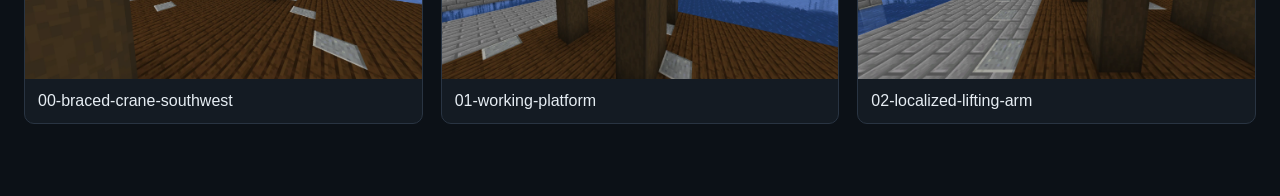
<file: curated-home-port-v7-corrective-proof/index.html>
<!doctype html><meta charset="utf-8"><meta name="viewport" content="width=device-width"><title>Home Port v7 Corrective Proof</title><link rel="stylesheet" href="../style.css"><style>video{width:100%;max-height:75vh;background:#000;border-radius:8px}.route{margin:3rem 0}</style><header><a class="back" href="../">← All review albums</a><h1>Curated Home Port v7 — Corrective Proof</h1><p><span class="tag tag-latest">5/5 CORRECTIVE SCENES PASS</span></p><p>Narrow v6→v7 proof only: Survival bridge/customs/warehouse routes plus selective net-loft and repair-crane material views.</p><p class="meta">SHA-256 cc69bb2f64e806cbdf16528415daf36ca016e8d5d677d959343eebdb758f2d30 · zero capture failures · bridge Y65→Y71→south landing · customs and warehouse Y65 throughout</p></header><main class="wrap"><div class="hero"><a href="corrective-contact-sheet.webp"><img src="corrective-contact-sheet.webp"></a></div><p><b>Remaining P1:</b> bridge is visually broad; net-loft north wall/roof remain heavy; crane is functional but simple.</p><section class="route"><h2>c01-bridge-survival</h2><p class="meta">Survival telemetry: Y 65.00–71.00 · 18 samples</p><video controls preload="metadata" src="c01-bridge-survival.mp4"></video><div class="grid"><figure class="shot"><a href="c01-bridge-survival-00-00-north-stair-foot.webp"><img loading="lazy" src="c01-bridge-survival-00-00-north-stair-foot.webp"></a><figcaption>00-north-stair-foot</figcaption></figure><figure class="shot"><a href="c01-bridge-survival-01-01-stair-crown.webp"><img loading="lazy" src="c01-bridge-survival-01-01-stair-crown.webp"></a><figcaption>01-stair-crown</figcaption></figure><figure class="shot"><a href="c01-bridge-survival-02-02-south-stair-foot.webp"><img loading="lazy" src="c01-bridge-survival-02-02-south-stair-foot.webp"></a><figcaption>02-south-stair-foot</figcaption></figure></div></section><section class="route"><h2>c02-customs-survival</h2><p class="meta">Survival telemetry: Y 65.00–65.00 · 24 samples</p><video controls preload="metadata" src="c02-customs-survival.mp4"></video><div class="grid"><figure class="shot"><a href="c02-customs-survival-00-00-customs-threshold-before.webp"><img loading="lazy" src="c02-customs-survival-00-00-customs-threshold-before.webp"></a><figcaption>00-customs-threshold-before</figcaption></figure><figure class="shot"><a href="c02-customs-survival-01-01-customs-service-room.webp"><img loading="lazy" src="c02-customs-survival-01-01-customs-service-room.webp"></a><figcaption>01-customs-service-room</figcaption></figure><figure class="shot"><a href="c02-customs-survival-02-02-customs-threshold-return.webp"><img loading="lazy" src="c02-customs-survival-02-02-customs-threshold-return.webp"></a><figcaption>02-customs-threshold-return</figcaption></figure></div></section><section class="route"><h2>c03-warehouse-survival</h2><p class="meta">Survival telemetry: Y 65.00–65.00 · 12 samples</p><video controls preload="metadata" src="c03-warehouse-survival.mp4"></video><div class="grid"><figure class="shot"><a href="c03-warehouse-survival-00-00-warehouse-threshold-before.webp"><img loading="lazy" src="c03-warehouse-survival-00-00-warehouse-threshold-before.webp"></a><figcaption>00-warehouse-threshold-before</figcaption></figure><figure class="shot"><a href="c03-warehouse-survival-01-01-warehouse-storage-floor.webp"><img loading="lazy" src="c03-warehouse-survival-01-01-warehouse-storage-floor.webp"></a><figcaption>01-warehouse-storage-floor</figcaption></figure><figure class="shot"><a href="c03-warehouse-survival-02-02-warehouse-threshold-return.webp"><img loading="lazy" src="c03-warehouse-survival-02-02-warehouse-threshold-return.webp"></a><figcaption>02-warehouse-threshold-return</figcaption></figure></div></section><section class="route"><h2>c04-net-loft-material-change</h2><p class="meta">Selective architectural camera route</p><video controls preload="metadata" src="c04-net-loft-material-change.mp4"></video><div class="grid"><figure class="shot"><a href="c04-net-loft-material-change-00-00-enclosed-loft-north-elevation.webp"><img loading="lazy" src="c04-net-loft-material-change-00-00-enclosed-loft-north-elevation.webp"></a><figcaption>00-enclosed-loft-north-elevation</figcaption></figure><figure class="shot"><a href="c04-net-loft-material-change-01-01-loft-threshold-and-racks.webp"><img loading="lazy" src="c04-net-loft-material-change-01-01-loft-threshold-and-racks.webp"></a><figcaption>01-loft-threshold-and-racks</figcaption></figure><figure class="shot"><a href="c04-net-loft-material-change-02-02-compact-working-deck.webp"><img loading="lazy" src="c04-net-loft-material-change-02-02-compact-working-deck.webp"></a><figcaption>02-compact-working-deck</figcaption></figure></div></section><section class="route"><h2>c05-repair-crane-material-change</h2><p class="meta">Selective architectural camera route</p><video controls preload="metadata" src="c05-repair-crane-material-change.mp4"></video><div class="grid"><figure class="shot"><a href="c05-repair-crane-material-change-00-00-braced-crane-southwest.webp"><img loading="lazy" src="c05-repair-crane-material-change-00-00-braced-crane-southwest.webp"></a><figcaption>00-braced-crane-southwest</figcaption></figure><figure class="shot"><a href="c05-repair-crane-material-change-01-01-working-platform.webp"><img loading="lazy" src="c05-repair-crane-material-change-01-01-working-platform.webp"></a><figcaption>01-working-platform</figcaption></figure><figure class="shot"><a href="c05-repair-crane-material-change-02-02-localized-lifting-arm.webp"><img loading="lazy" src="c05-repair-crane-material-change-02-02-localized-lifting-arm.webp"></a><figcaption>02-localized-lifting-arm</figcaption></figure></div></section></main>
</file>
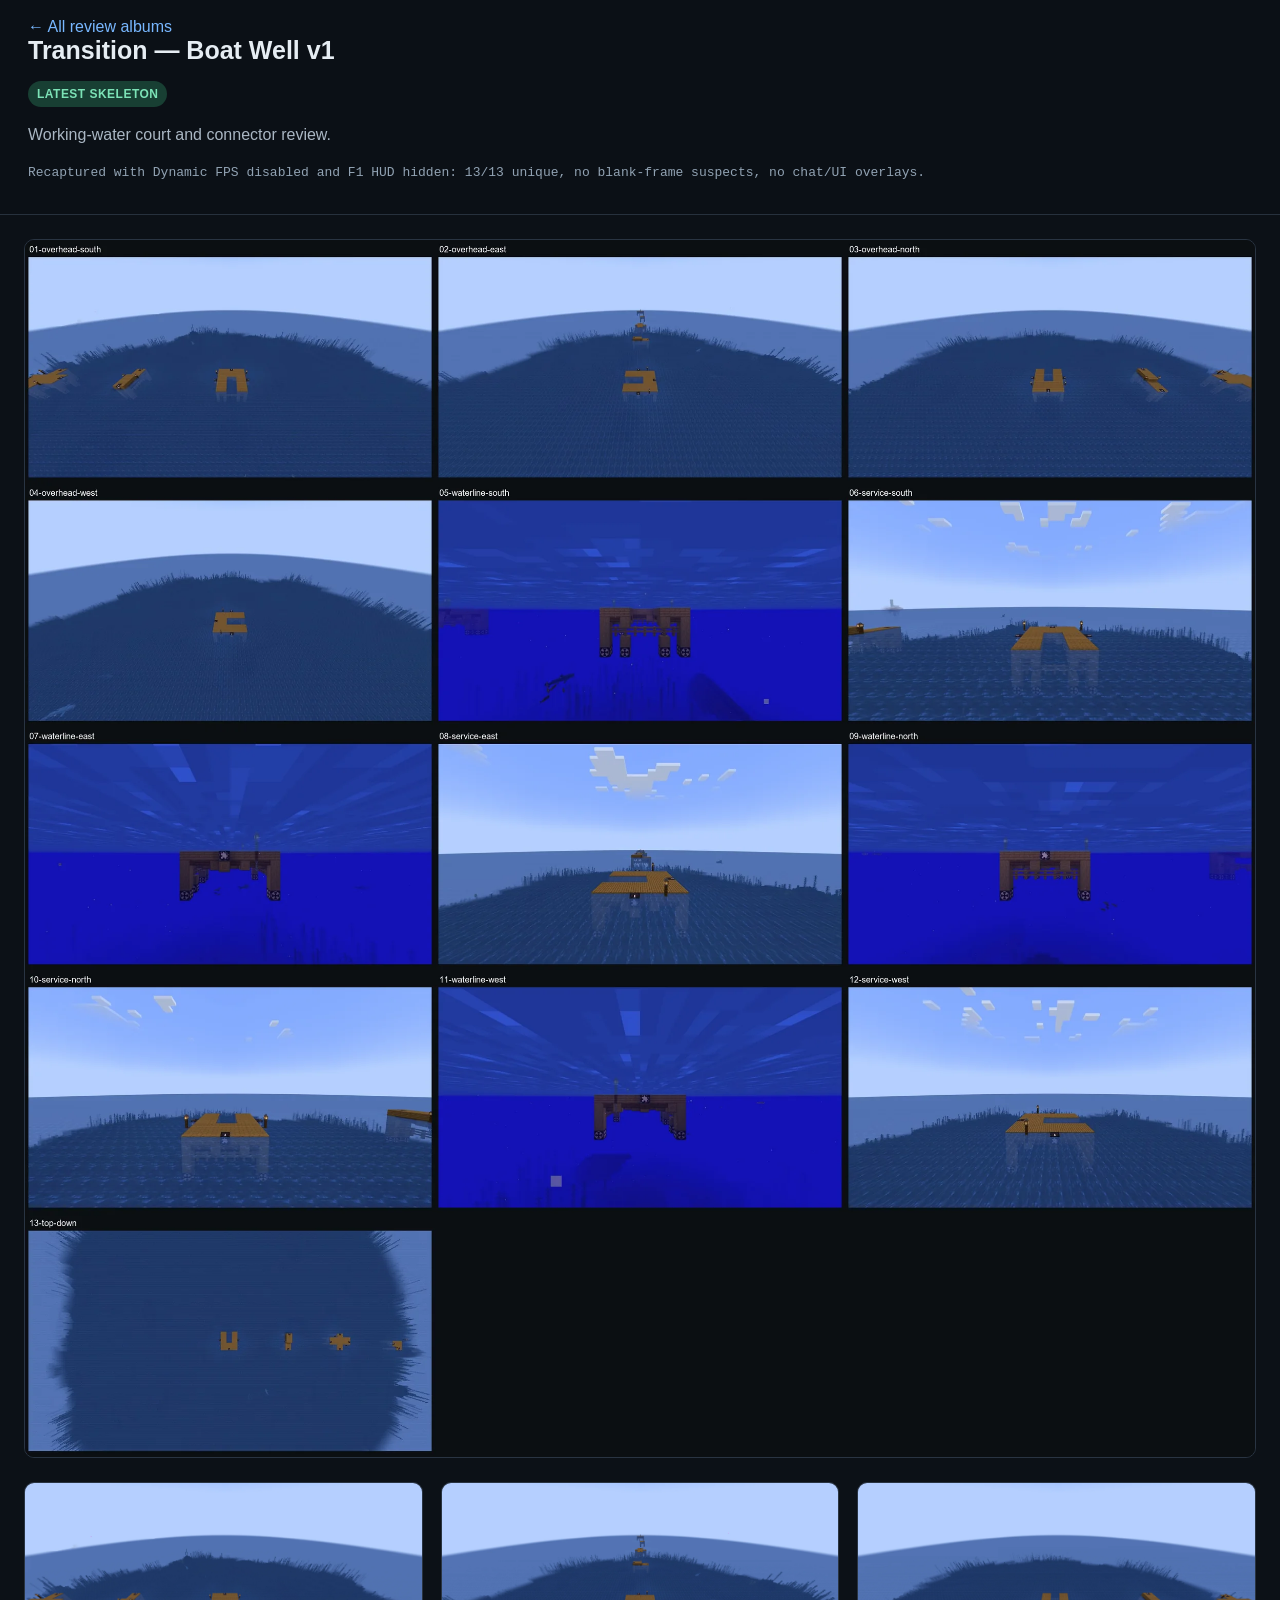
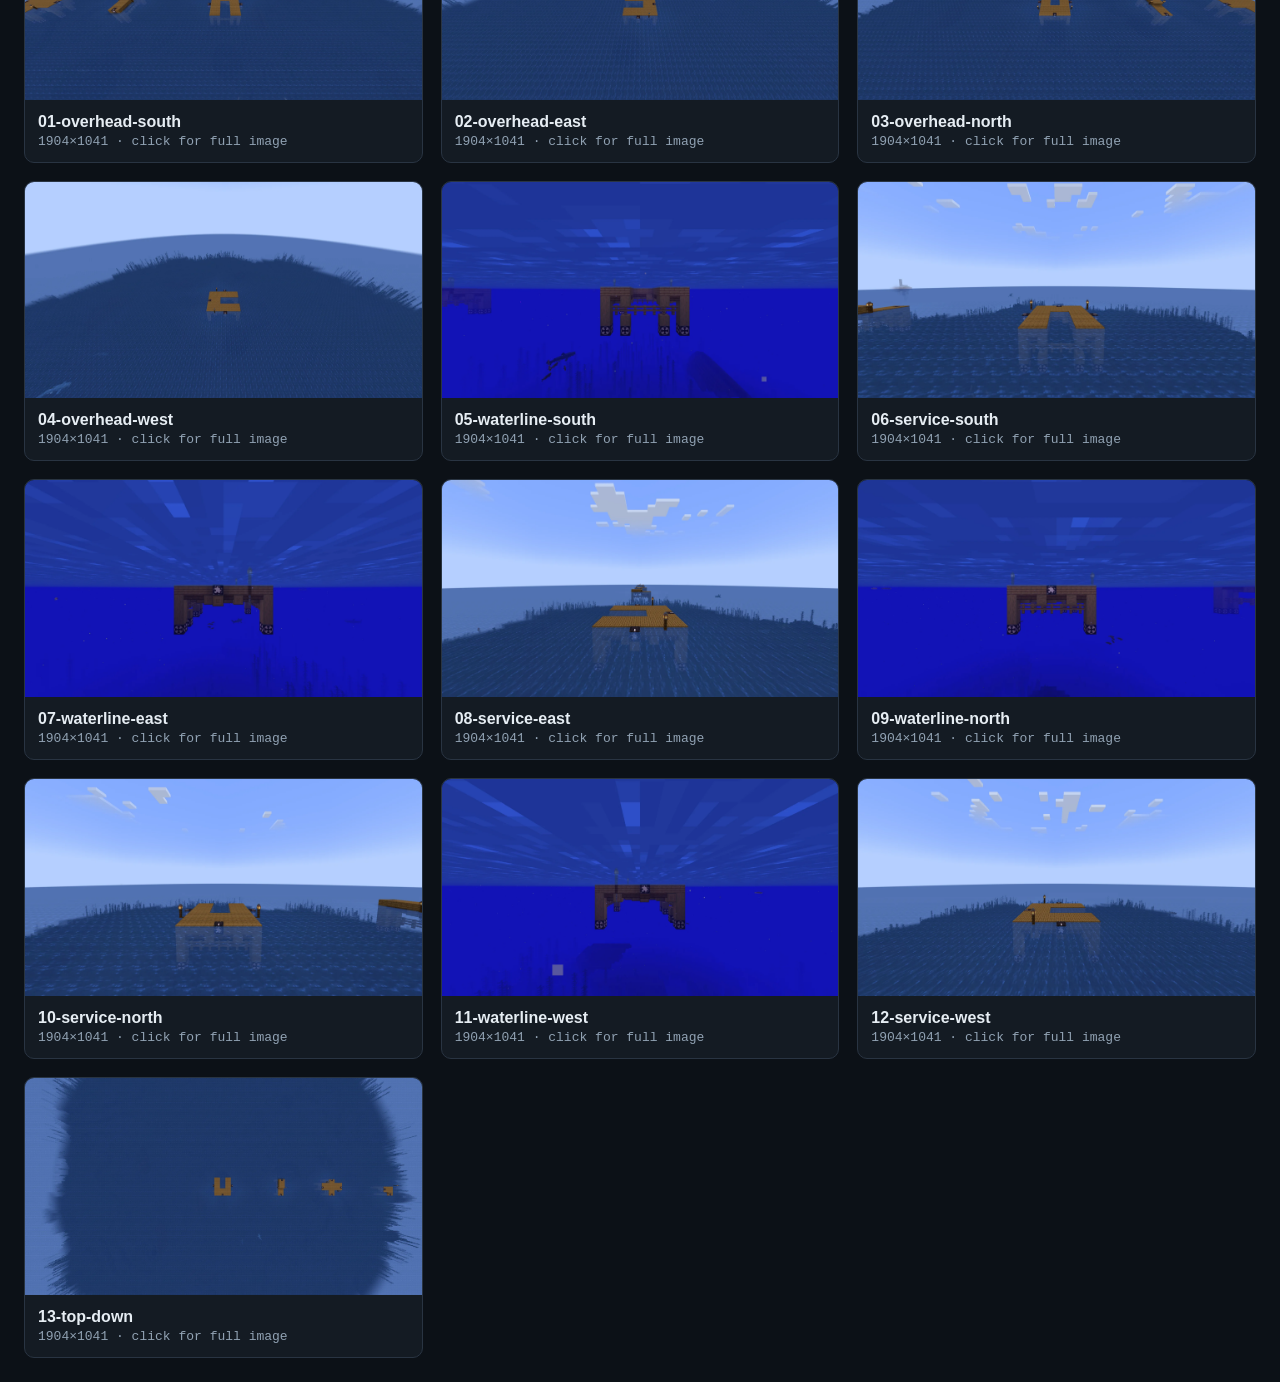
<file: transition-boat-well-v1/index.html>
<!doctype html><meta charset="utf-8"><meta name="viewport" content="width=device-width"><title>Transition — Boat Well v1</title><link rel="stylesheet" href="../style.css"><header><a class="back" href="../">← All review albums</a><h1>Transition — Boat Well v1</h1><p><span class="tag tag-latest">LATEST SKELETON</span></p><p>Working-water court and connector review.</p><p class="meta">Recaptured with Dynamic FPS disabled and F1 HUD hidden: 13/13 unique, no blank-frame suspects, no chat/UI overlays.</p></header><main class="wrap"><div class="hero"><a href="contact-sheet.webp" target="_blank"><img src="contact-sheet.webp"></a></div><div class="grid"><figure class="shot"><a href="01-overhead-south.webp" target="_blank"><img loading="lazy" src="01-overhead-south.webp" alt="01-overhead-south"></a><figcaption><b>01-overhead-south</b><br><span class="meta">1904×1041 · click for full image</span></figcaption></figure><figure class="shot"><a href="02-overhead-east.webp" target="_blank"><img loading="lazy" src="02-overhead-east.webp" alt="02-overhead-east"></a><figcaption><b>02-overhead-east</b><br><span class="meta">1904×1041 · click for full image</span></figcaption></figure><figure class="shot"><a href="03-overhead-north.webp" target="_blank"><img loading="lazy" src="03-overhead-north.webp" alt="03-overhead-north"></a><figcaption><b>03-overhead-north</b><br><span class="meta">1904×1041 · click for full image</span></figcaption></figure><figure class="shot"><a href="04-overhead-west.webp" target="_blank"><img loading="lazy" src="04-overhead-west.webp" alt="04-overhead-west"></a><figcaption><b>04-overhead-west</b><br><span class="meta">1904×1041 · click for full image</span></figcaption></figure><figure class="shot"><a href="05-waterline-south.webp" target="_blank"><img loading="lazy" src="05-waterline-south.webp" alt="05-waterline-south"></a><figcaption><b>05-waterline-south</b><br><span class="meta">1904×1041 · click for full image</span></figcaption></figure><figure class="shot"><a href="06-service-south.webp" target="_blank"><img loading="lazy" src="06-service-south.webp" alt="06-service-south"></a><figcaption><b>06-service-south</b><br><span class="meta">1904×1041 · click for full image</span></figcaption></figure><figure class="shot"><a href="07-waterline-east.webp" target="_blank"><img loading="lazy" src="07-waterline-east.webp" alt="07-waterline-east"></a><figcaption><b>07-waterline-east</b><br><span class="meta">1904×1041 · click for full image</span></figcaption></figure><figure class="shot"><a href="08-service-east.webp" target="_blank"><img loading="lazy" src="08-service-east.webp" alt="08-service-east"></a><figcaption><b>08-service-east</b><br><span class="meta">1904×1041 · click for full image</span></figcaption></figure><figure class="shot"><a href="09-waterline-north.webp" target="_blank"><img loading="lazy" src="09-waterline-north.webp" alt="09-waterline-north"></a><figcaption><b>09-waterline-north</b><br><span class="meta">1904×1041 · click for full image</span></figcaption></figure><figure class="shot"><a href="10-service-north.webp" target="_blank"><img loading="lazy" src="10-service-north.webp" alt="10-service-north"></a><figcaption><b>10-service-north</b><br><span class="meta">1904×1041 · click for full image</span></figcaption></figure><figure class="shot"><a href="11-waterline-west.webp" target="_blank"><img loading="lazy" src="11-waterline-west.webp" alt="11-waterline-west"></a><figcaption><b>11-waterline-west</b><br><span class="meta">1904×1041 · click for full image</span></figcaption></figure><figure class="shot"><a href="12-service-west.webp" target="_blank"><img loading="lazy" src="12-service-west.webp" alt="12-service-west"></a><figcaption><b>12-service-west</b><br><span class="meta">1904×1041 · click for full image</span></figcaption></figure><figure class="shot"><a href="13-top-down.webp" target="_blank"><img loading="lazy" src="13-top-down.webp" alt="13-top-down"></a><figcaption><b>13-top-down</b><br><span class="meta">1904×1041 · click for full image</span></figcaption></figure></div></main>
</file>
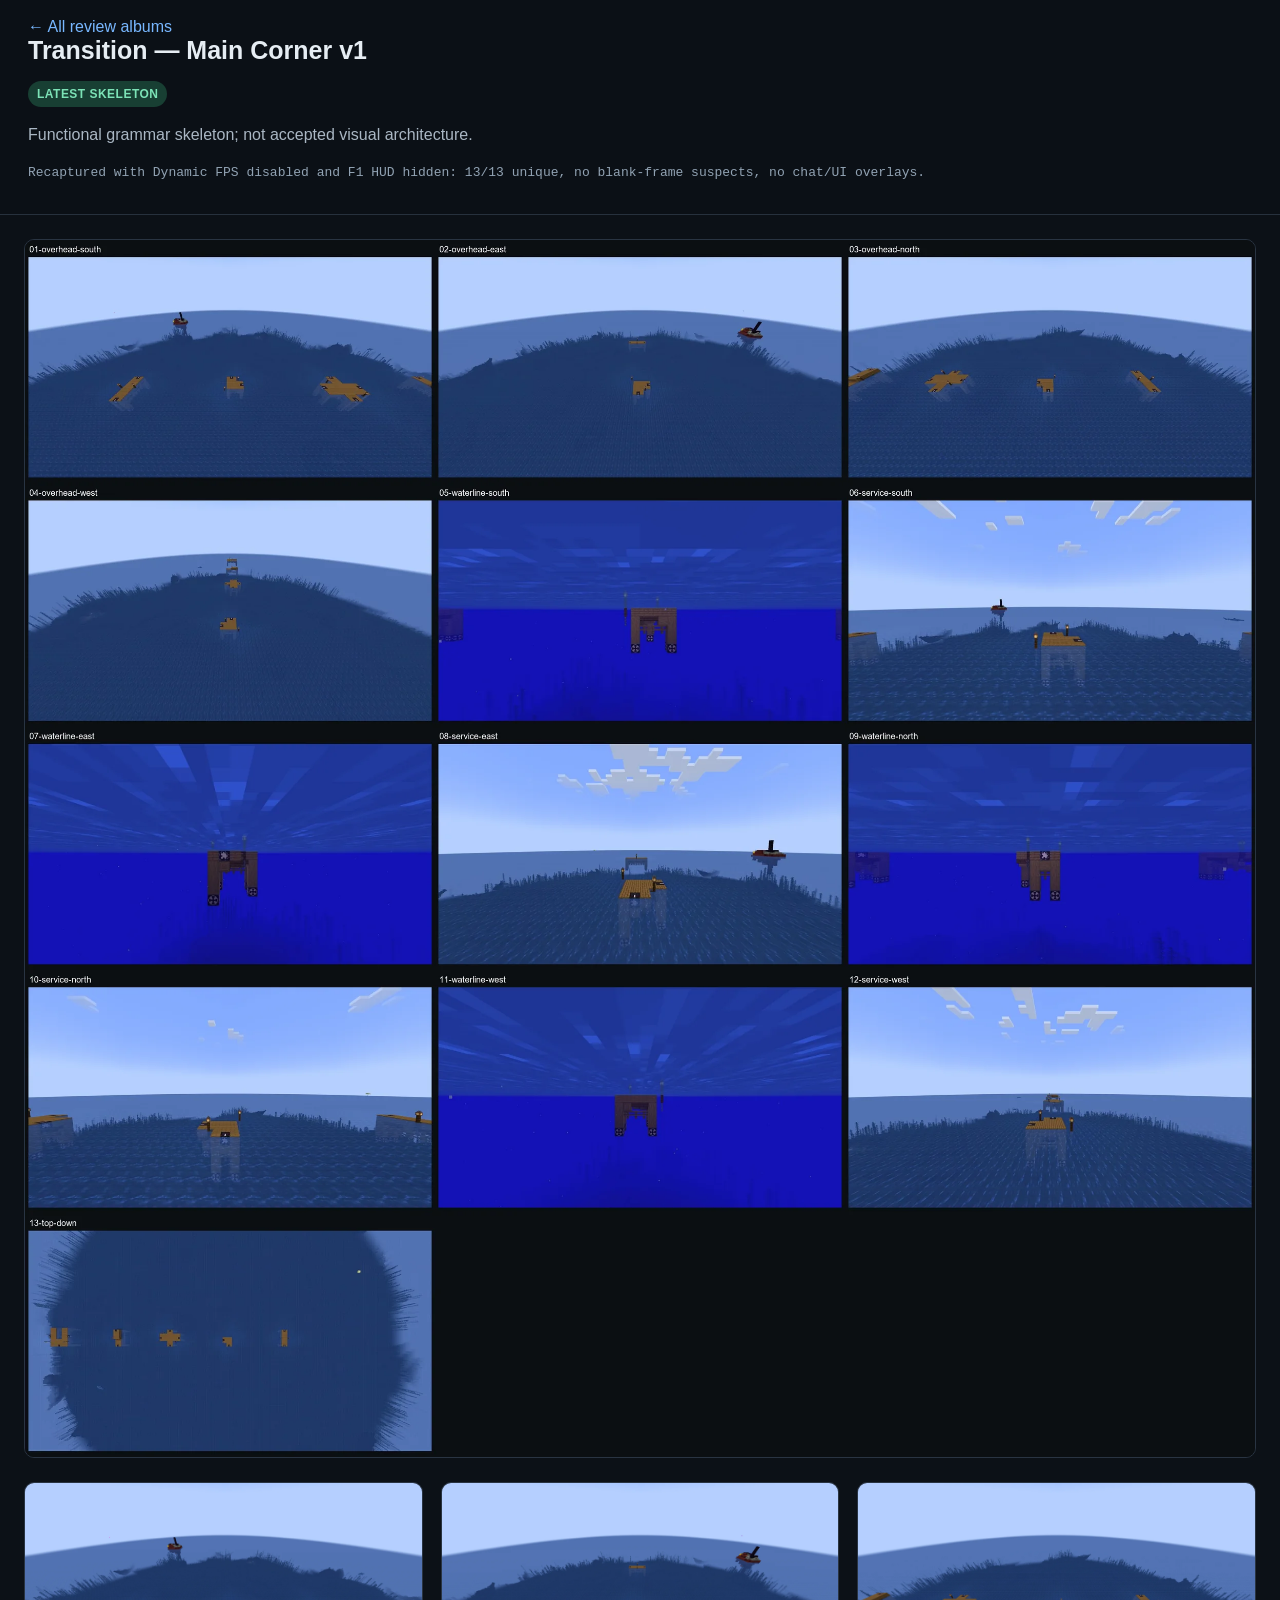
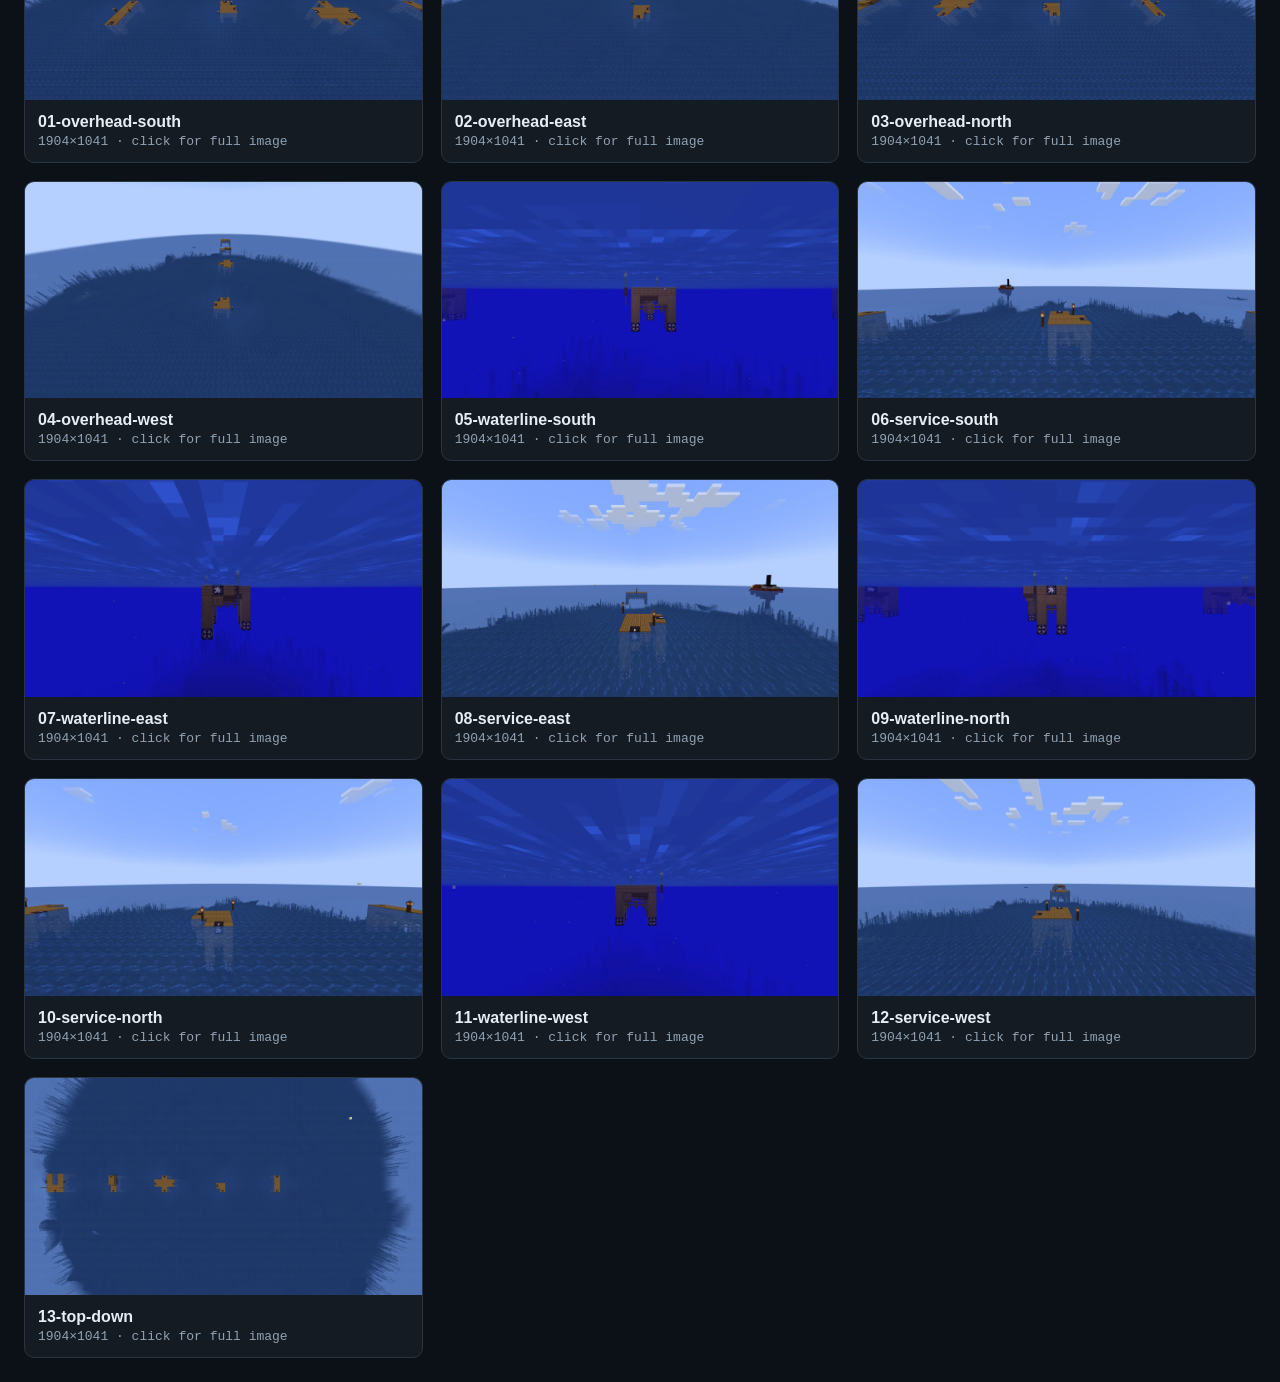
<file: transition-main-corner-v1/index.html>
<!doctype html><meta charset="utf-8"><meta name="viewport" content="width=device-width"><title>Transition — Main Corner v1</title><link rel="stylesheet" href="../style.css"><header><a class="back" href="../">← All review albums</a><h1>Transition — Main Corner v1</h1><p><span class="tag tag-latest">LATEST SKELETON</span></p><p>Functional grammar skeleton; not accepted visual architecture.</p><p class="meta">Recaptured with Dynamic FPS disabled and F1 HUD hidden: 13/13 unique, no blank-frame suspects, no chat/UI overlays.</p></header><main class="wrap"><div class="hero"><a href="contact-sheet.webp" target="_blank"><img src="contact-sheet.webp"></a></div><div class="grid"><figure class="shot"><a href="01-overhead-south.webp" target="_blank"><img loading="lazy" src="01-overhead-south.webp" alt="01-overhead-south"></a><figcaption><b>01-overhead-south</b><br><span class="meta">1904×1041 · click for full image</span></figcaption></figure><figure class="shot"><a href="02-overhead-east.webp" target="_blank"><img loading="lazy" src="02-overhead-east.webp" alt="02-overhead-east"></a><figcaption><b>02-overhead-east</b><br><span class="meta">1904×1041 · click for full image</span></figcaption></figure><figure class="shot"><a href="03-overhead-north.webp" target="_blank"><img loading="lazy" src="03-overhead-north.webp" alt="03-overhead-north"></a><figcaption><b>03-overhead-north</b><br><span class="meta">1904×1041 · click for full image</span></figcaption></figure><figure class="shot"><a href="04-overhead-west.webp" target="_blank"><img loading="lazy" src="04-overhead-west.webp" alt="04-overhead-west"></a><figcaption><b>04-overhead-west</b><br><span class="meta">1904×1041 · click for full image</span></figcaption></figure><figure class="shot"><a href="05-waterline-south.webp" target="_blank"><img loading="lazy" src="05-waterline-south.webp" alt="05-waterline-south"></a><figcaption><b>05-waterline-south</b><br><span class="meta">1904×1041 · click for full image</span></figcaption></figure><figure class="shot"><a href="06-service-south.webp" target="_blank"><img loading="lazy" src="06-service-south.webp" alt="06-service-south"></a><figcaption><b>06-service-south</b><br><span class="meta">1904×1041 · click for full image</span></figcaption></figure><figure class="shot"><a href="07-waterline-east.webp" target="_blank"><img loading="lazy" src="07-waterline-east.webp" alt="07-waterline-east"></a><figcaption><b>07-waterline-east</b><br><span class="meta">1904×1041 · click for full image</span></figcaption></figure><figure class="shot"><a href="08-service-east.webp" target="_blank"><img loading="lazy" src="08-service-east.webp" alt="08-service-east"></a><figcaption><b>08-service-east</b><br><span class="meta">1904×1041 · click for full image</span></figcaption></figure><figure class="shot"><a href="09-waterline-north.webp" target="_blank"><img loading="lazy" src="09-waterline-north.webp" alt="09-waterline-north"></a><figcaption><b>09-waterline-north</b><br><span class="meta">1904×1041 · click for full image</span></figcaption></figure><figure class="shot"><a href="10-service-north.webp" target="_blank"><img loading="lazy" src="10-service-north.webp" alt="10-service-north"></a><figcaption><b>10-service-north</b><br><span class="meta">1904×1041 · click for full image</span></figcaption></figure><figure class="shot"><a href="11-waterline-west.webp" target="_blank"><img loading="lazy" src="11-waterline-west.webp" alt="11-waterline-west"></a><figcaption><b>11-waterline-west</b><br><span class="meta">1904×1041 · click for full image</span></figcaption></figure><figure class="shot"><a href="12-service-west.webp" target="_blank"><img loading="lazy" src="12-service-west.webp" alt="12-service-west"></a><figcaption><b>12-service-west</b><br><span class="meta">1904×1041 · click for full image</span></figcaption></figure><figure class="shot"><a href="13-top-down.webp" target="_blank"><img loading="lazy" src="13-top-down.webp" alt="13-top-down"></a><figcaption><b>13-top-down</b><br><span class="meta">1904×1041 · click for full image</span></figcaption></figure></div></main>
</file>
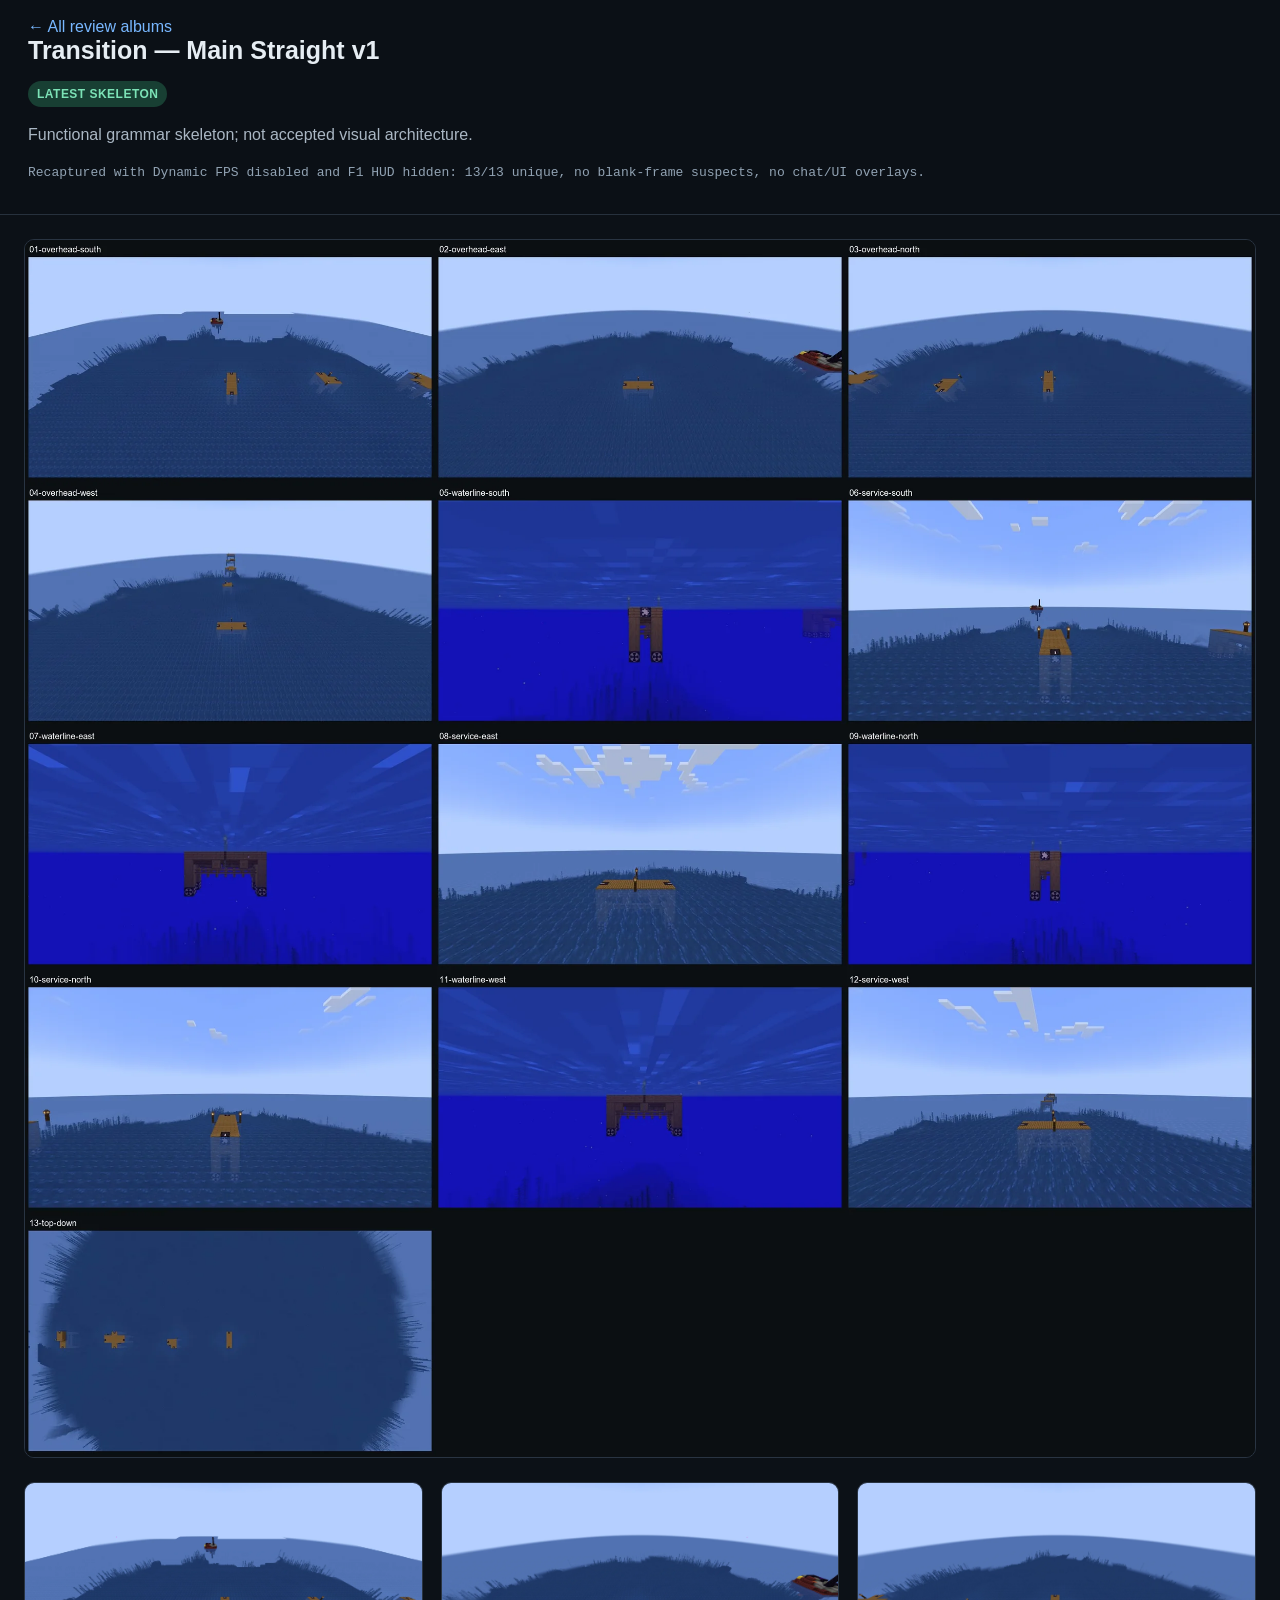
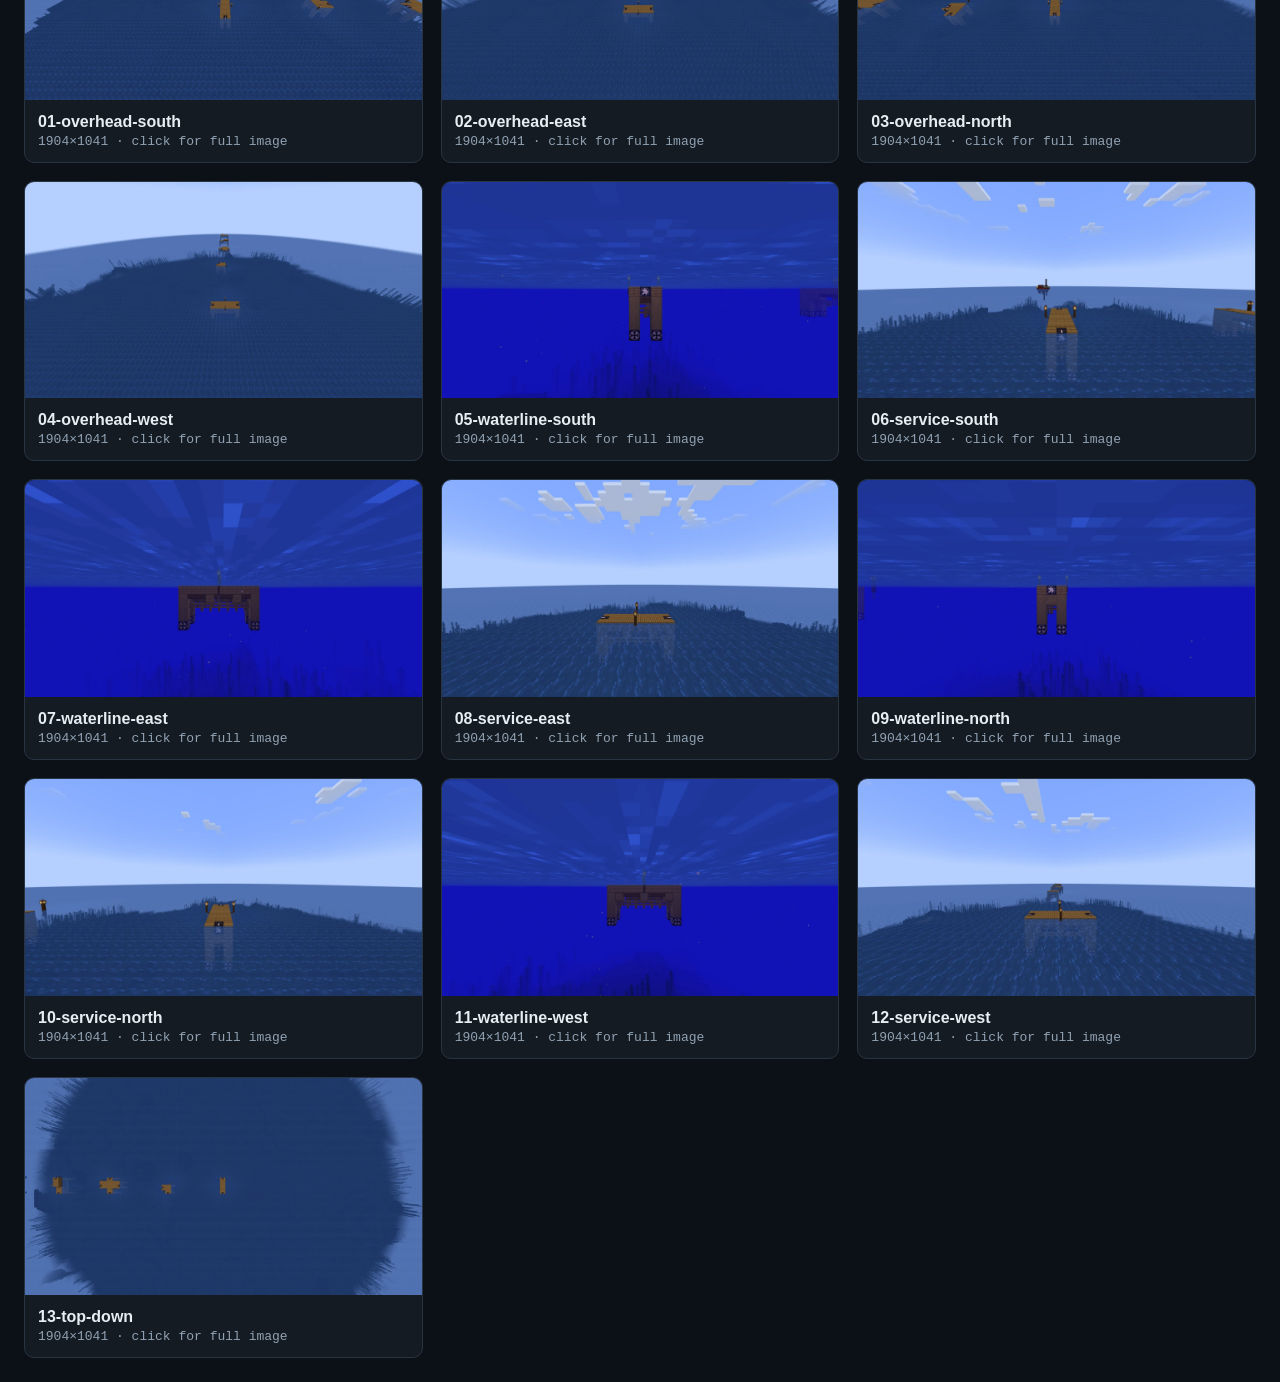
<file: transition-main-straight-v1/index.html>
<!doctype html><meta charset="utf-8"><meta name="viewport" content="width=device-width"><title>Transition — Main Straight v1</title><link rel="stylesheet" href="../style.css"><header><a class="back" href="../">← All review albums</a><h1>Transition — Main Straight v1</h1><p><span class="tag tag-latest">LATEST SKELETON</span></p><p>Functional grammar skeleton; not accepted visual architecture.</p><p class="meta">Recaptured with Dynamic FPS disabled and F1 HUD hidden: 13/13 unique, no blank-frame suspects, no chat/UI overlays.</p></header><main class="wrap"><div class="hero"><a href="contact-sheet.webp" target="_blank"><img src="contact-sheet.webp"></a></div><div class="grid"><figure class="shot"><a href="01-overhead-south.webp" target="_blank"><img loading="lazy" src="01-overhead-south.webp" alt="01-overhead-south"></a><figcaption><b>01-overhead-south</b><br><span class="meta">1904×1041 · click for full image</span></figcaption></figure><figure class="shot"><a href="02-overhead-east.webp" target="_blank"><img loading="lazy" src="02-overhead-east.webp" alt="02-overhead-east"></a><figcaption><b>02-overhead-east</b><br><span class="meta">1904×1041 · click for full image</span></figcaption></figure><figure class="shot"><a href="03-overhead-north.webp" target="_blank"><img loading="lazy" src="03-overhead-north.webp" alt="03-overhead-north"></a><figcaption><b>03-overhead-north</b><br><span class="meta">1904×1041 · click for full image</span></figcaption></figure><figure class="shot"><a href="04-overhead-west.webp" target="_blank"><img loading="lazy" src="04-overhead-west.webp" alt="04-overhead-west"></a><figcaption><b>04-overhead-west</b><br><span class="meta">1904×1041 · click for full image</span></figcaption></figure><figure class="shot"><a href="05-waterline-south.webp" target="_blank"><img loading="lazy" src="05-waterline-south.webp" alt="05-waterline-south"></a><figcaption><b>05-waterline-south</b><br><span class="meta">1904×1041 · click for full image</span></figcaption></figure><figure class="shot"><a href="06-service-south.webp" target="_blank"><img loading="lazy" src="06-service-south.webp" alt="06-service-south"></a><figcaption><b>06-service-south</b><br><span class="meta">1904×1041 · click for full image</span></figcaption></figure><figure class="shot"><a href="07-waterline-east.webp" target="_blank"><img loading="lazy" src="07-waterline-east.webp" alt="07-waterline-east"></a><figcaption><b>07-waterline-east</b><br><span class="meta">1904×1041 · click for full image</span></figcaption></figure><figure class="shot"><a href="08-service-east.webp" target="_blank"><img loading="lazy" src="08-service-east.webp" alt="08-service-east"></a><figcaption><b>08-service-east</b><br><span class="meta">1904×1041 · click for full image</span></figcaption></figure><figure class="shot"><a href="09-waterline-north.webp" target="_blank"><img loading="lazy" src="09-waterline-north.webp" alt="09-waterline-north"></a><figcaption><b>09-waterline-north</b><br><span class="meta">1904×1041 · click for full image</span></figcaption></figure><figure class="shot"><a href="10-service-north.webp" target="_blank"><img loading="lazy" src="10-service-north.webp" alt="10-service-north"></a><figcaption><b>10-service-north</b><br><span class="meta">1904×1041 · click for full image</span></figcaption></figure><figure class="shot"><a href="11-waterline-west.webp" target="_blank"><img loading="lazy" src="11-waterline-west.webp" alt="11-waterline-west"></a><figcaption><b>11-waterline-west</b><br><span class="meta">1904×1041 · click for full image</span></figcaption></figure><figure class="shot"><a href="12-service-west.webp" target="_blank"><img loading="lazy" src="12-service-west.webp" alt="12-service-west"></a><figcaption><b>12-service-west</b><br><span class="meta">1904×1041 · click for full image</span></figcaption></figure><figure class="shot"><a href="13-top-down.webp" target="_blank"><img loading="lazy" src="13-top-down.webp" alt="13-top-down"></a><figcaption><b>13-top-down</b><br><span class="meta">1904×1041 · click for full image</span></figcaption></figure></div></main>
</file>
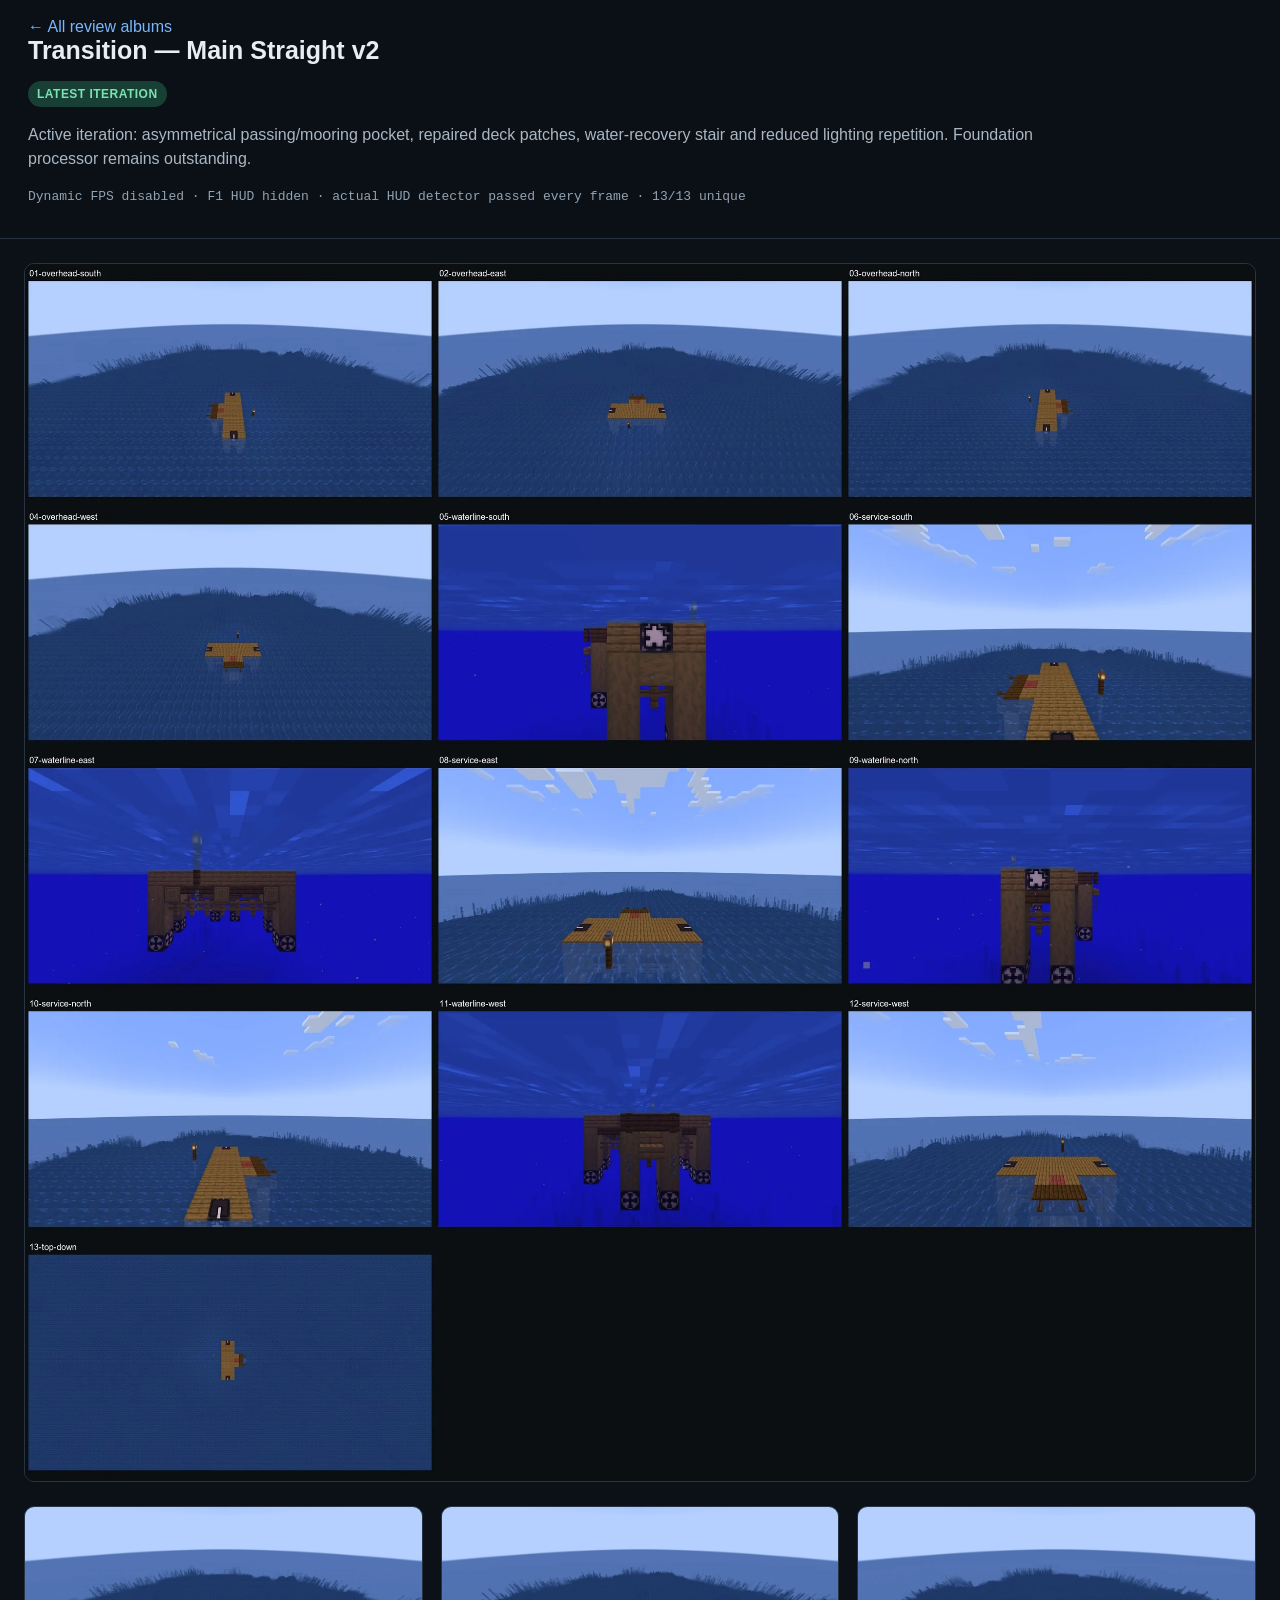
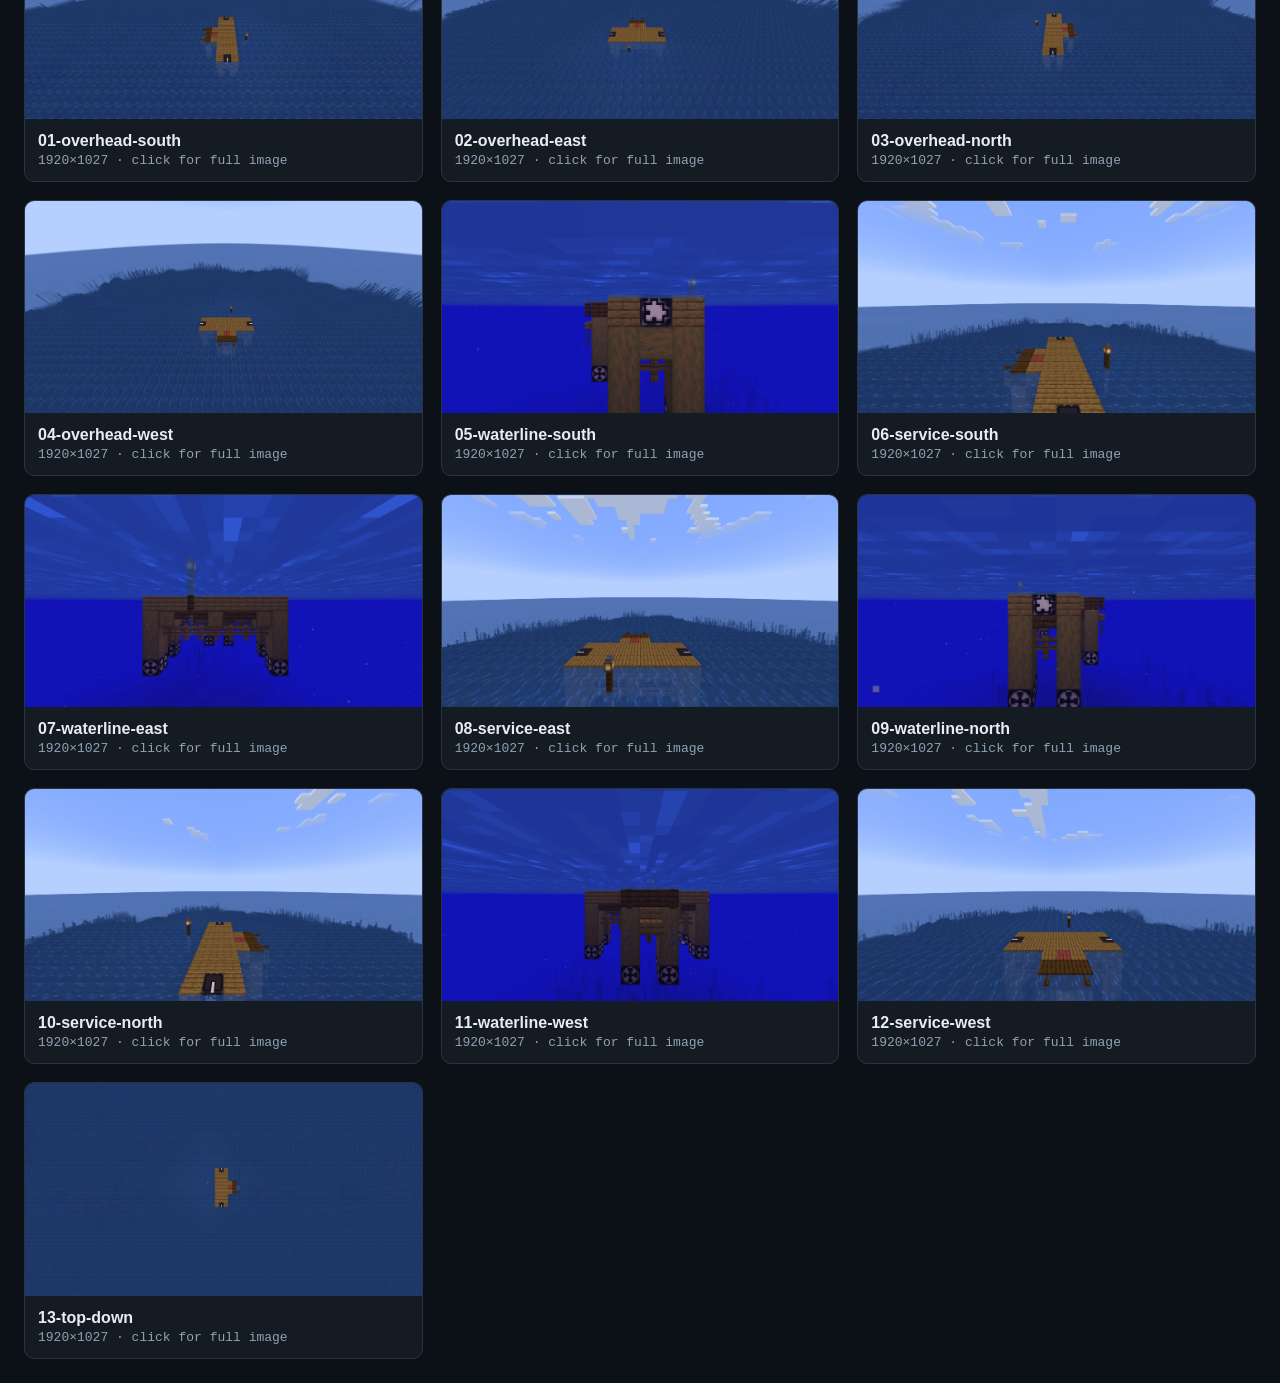
<file: transition-main-straight-v2/index.html>
<!doctype html><meta charset="utf-8"><meta name="viewport" content="width=device-width"><title>Transition — Main Straight v2</title><link rel="stylesheet" href="../style.css"><header><a class="back" href="../">← All review albums</a><h1>Transition — Main Straight v2</h1><p><span class="tag tag-latest">LATEST ITERATION</span></p><p>Active iteration: asymmetrical passing/mooring pocket, repaired deck patches, water-recovery stair and reduced lighting repetition. Foundation processor remains outstanding.</p><p class="meta">Dynamic FPS disabled · F1 HUD hidden · actual HUD detector passed every frame · 13/13 unique</p></header><main class="wrap"><div class="hero"><a href="contact-sheet.webp" target="_blank"><img src="contact-sheet.webp"></a></div><div class="grid"><figure class="shot"><a href="01-overhead-south.webp" target="_blank"><img loading="lazy" src="01-overhead-south.webp" alt="01-overhead-south"></a><figcaption><b>01-overhead-south</b><br><span class="meta">1920×1027 · click for full image</span></figcaption></figure><figure class="shot"><a href="02-overhead-east.webp" target="_blank"><img loading="lazy" src="02-overhead-east.webp" alt="02-overhead-east"></a><figcaption><b>02-overhead-east</b><br><span class="meta">1920×1027 · click for full image</span></figcaption></figure><figure class="shot"><a href="03-overhead-north.webp" target="_blank"><img loading="lazy" src="03-overhead-north.webp" alt="03-overhead-north"></a><figcaption><b>03-overhead-north</b><br><span class="meta">1920×1027 · click for full image</span></figcaption></figure><figure class="shot"><a href="04-overhead-west.webp" target="_blank"><img loading="lazy" src="04-overhead-west.webp" alt="04-overhead-west"></a><figcaption><b>04-overhead-west</b><br><span class="meta">1920×1027 · click for full image</span></figcaption></figure><figure class="shot"><a href="05-waterline-south.webp" target="_blank"><img loading="lazy" src="05-waterline-south.webp" alt="05-waterline-south"></a><figcaption><b>05-waterline-south</b><br><span class="meta">1920×1027 · click for full image</span></figcaption></figure><figure class="shot"><a href="06-service-south.webp" target="_blank"><img loading="lazy" src="06-service-south.webp" alt="06-service-south"></a><figcaption><b>06-service-south</b><br><span class="meta">1920×1027 · click for full image</span></figcaption></figure><figure class="shot"><a href="07-waterline-east.webp" target="_blank"><img loading="lazy" src="07-waterline-east.webp" alt="07-waterline-east"></a><figcaption><b>07-waterline-east</b><br><span class="meta">1920×1027 · click for full image</span></figcaption></figure><figure class="shot"><a href="08-service-east.webp" target="_blank"><img loading="lazy" src="08-service-east.webp" alt="08-service-east"></a><figcaption><b>08-service-east</b><br><span class="meta">1920×1027 · click for full image</span></figcaption></figure><figure class="shot"><a href="09-waterline-north.webp" target="_blank"><img loading="lazy" src="09-waterline-north.webp" alt="09-waterline-north"></a><figcaption><b>09-waterline-north</b><br><span class="meta">1920×1027 · click for full image</span></figcaption></figure><figure class="shot"><a href="10-service-north.webp" target="_blank"><img loading="lazy" src="10-service-north.webp" alt="10-service-north"></a><figcaption><b>10-service-north</b><br><span class="meta">1920×1027 · click for full image</span></figcaption></figure><figure class="shot"><a href="11-waterline-west.webp" target="_blank"><img loading="lazy" src="11-waterline-west.webp" alt="11-waterline-west"></a><figcaption><b>11-waterline-west</b><br><span class="meta">1920×1027 · click for full image</span></figcaption></figure><figure class="shot"><a href="12-service-west.webp" target="_blank"><img loading="lazy" src="12-service-west.webp" alt="12-service-west"></a><figcaption><b>12-service-west</b><br><span class="meta">1920×1027 · click for full image</span></figcaption></figure><figure class="shot"><a href="13-top-down.webp" target="_blank"><img loading="lazy" src="13-top-down.webp" alt="13-top-down"></a><figcaption><b>13-top-down</b><br><span class="meta">1920×1027 · click for full image</span></figcaption></figure></div></main>
</file>
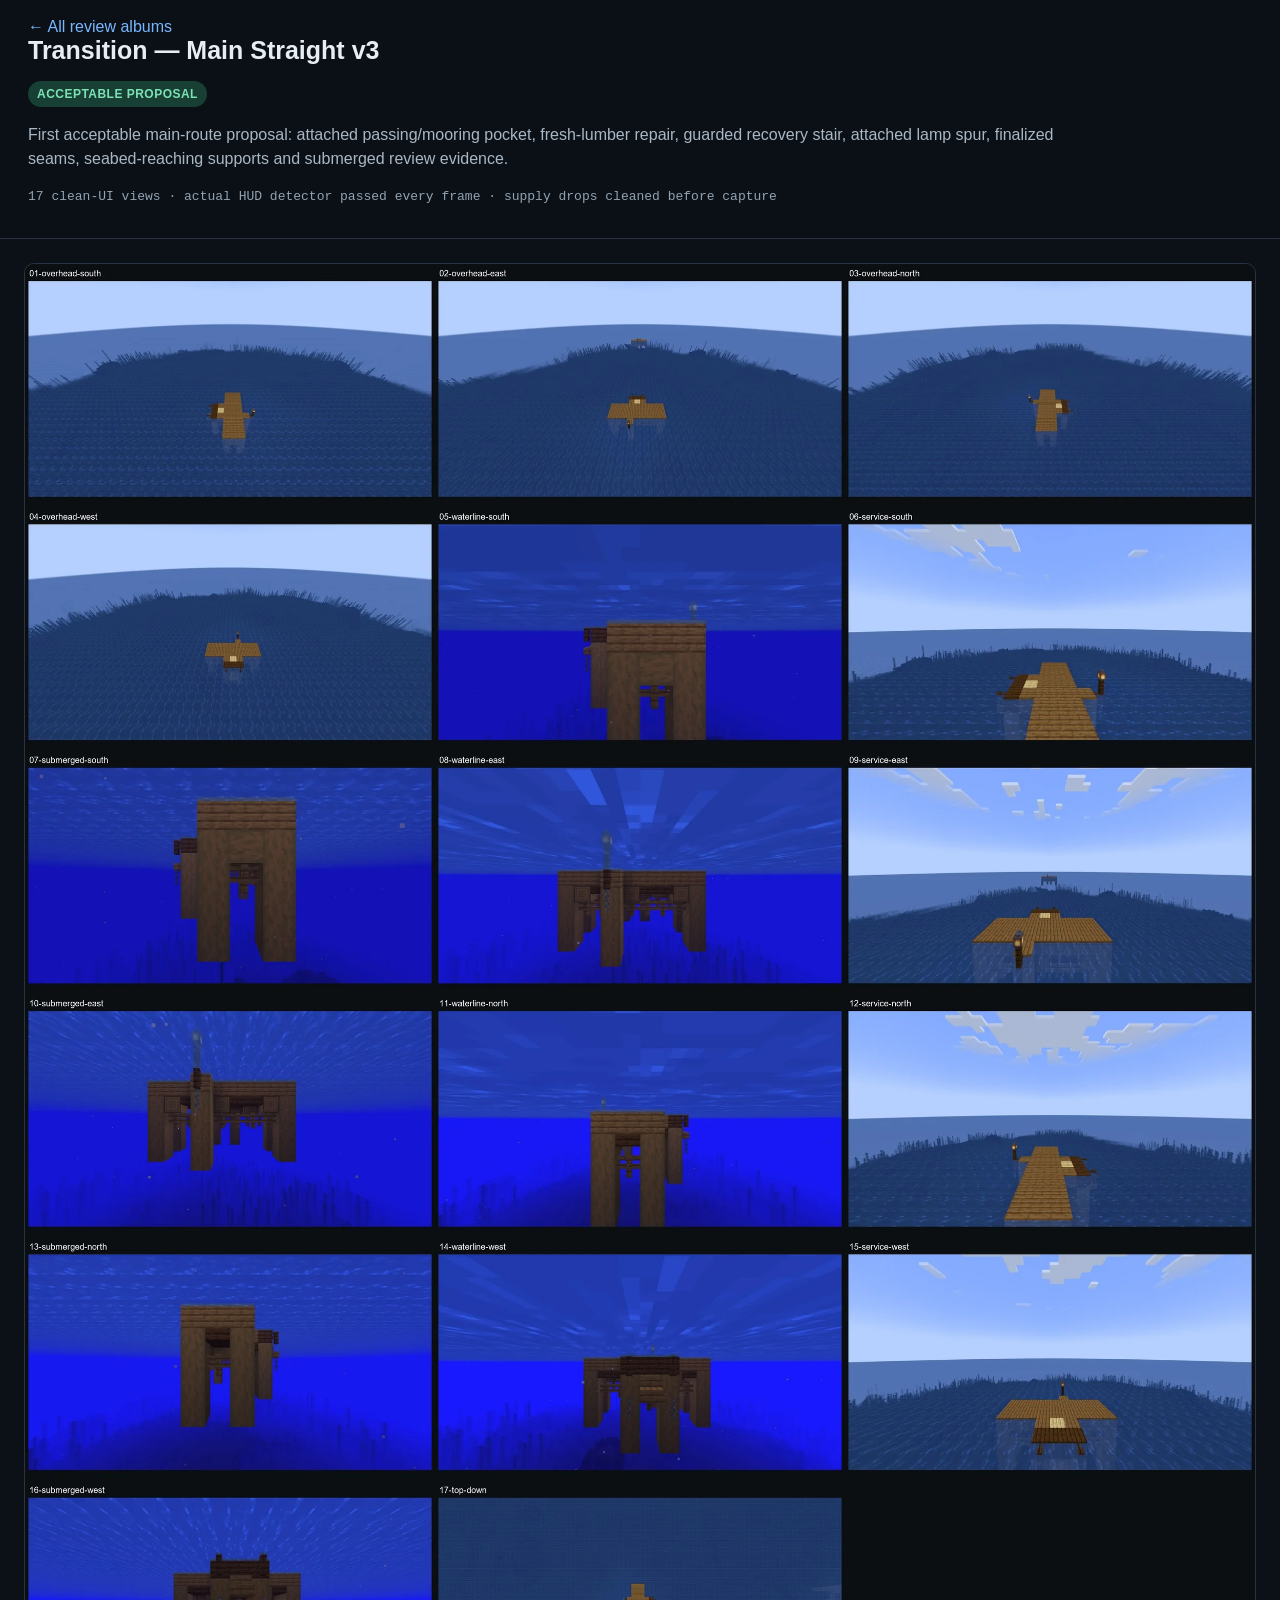
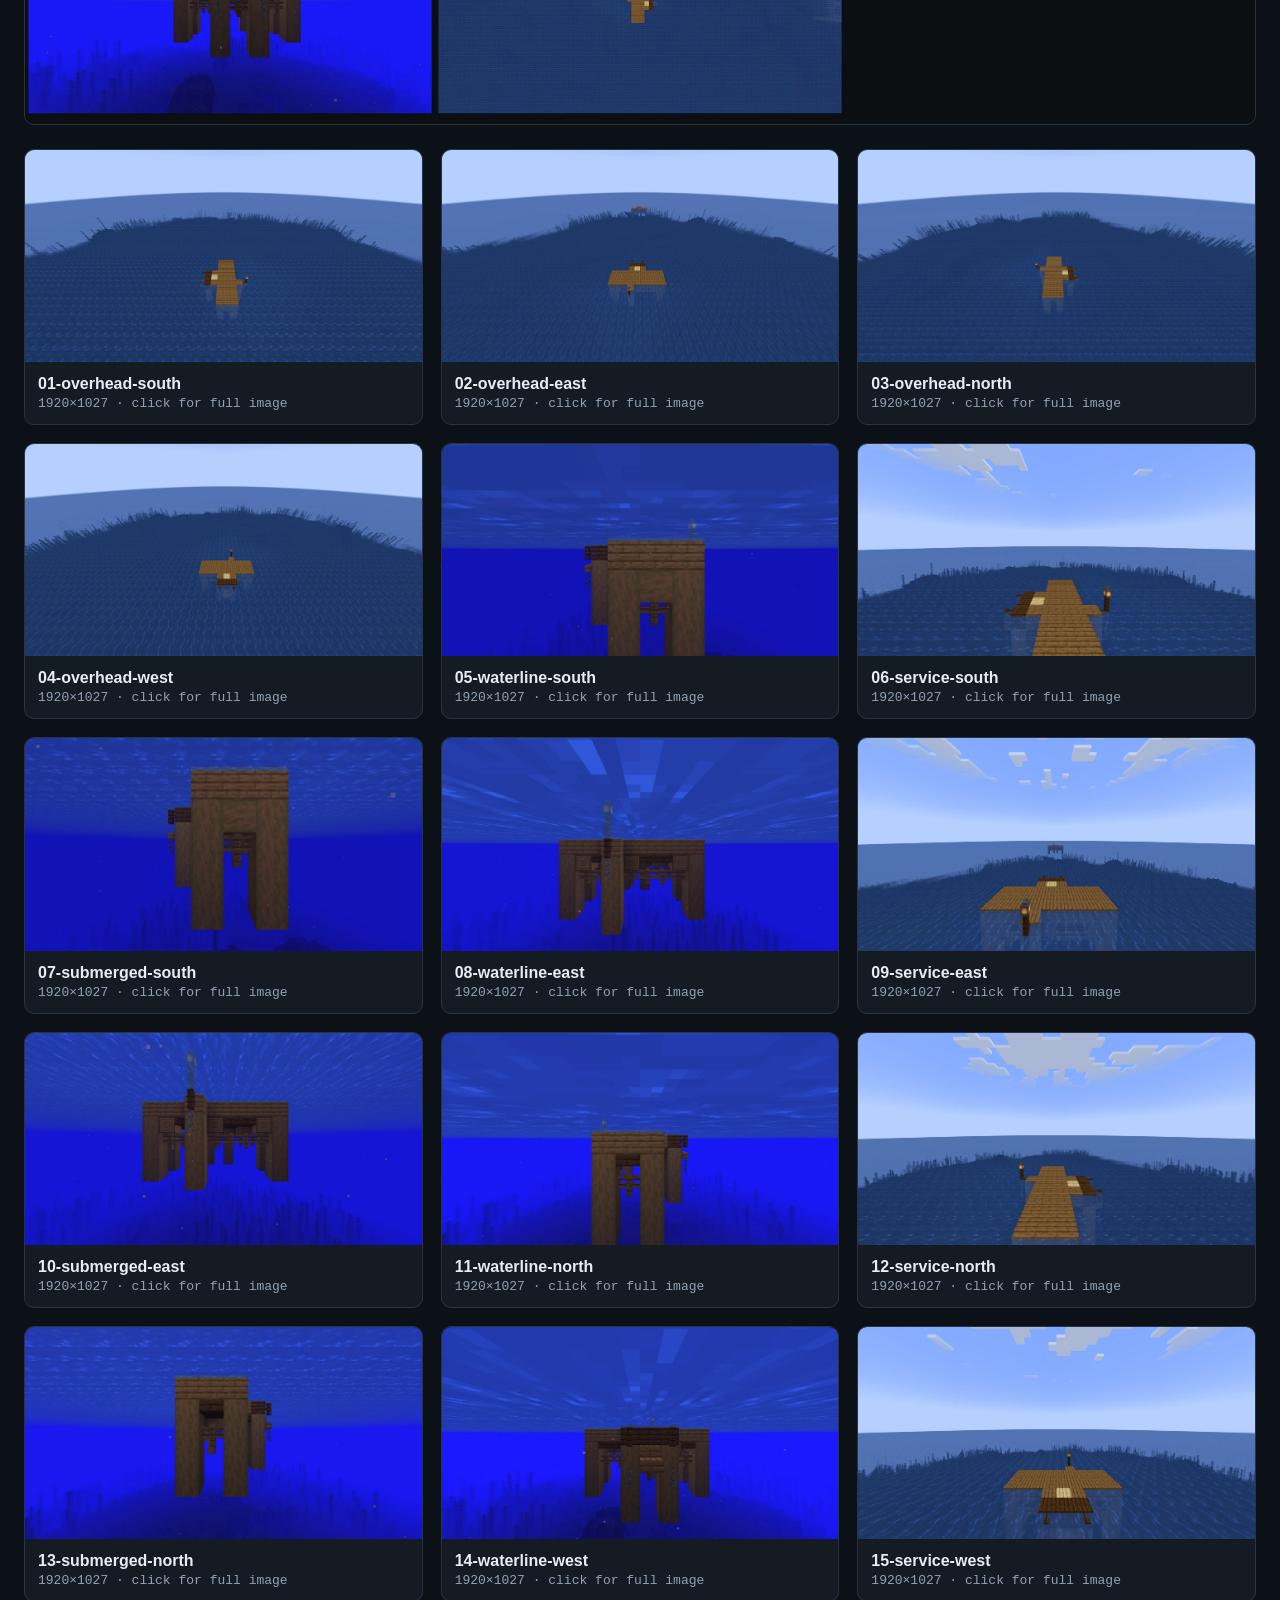
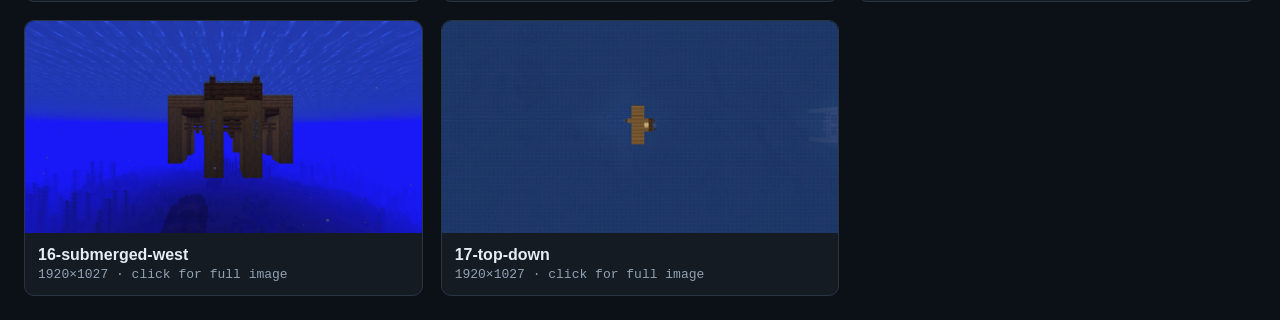
<file: transition-main-straight-v3/index.html>
<!doctype html><meta charset="utf-8"><meta name="viewport" content="width=device-width"><title>Transition — Main Straight v3</title><link rel="stylesheet" href="../style.css"><header><a class="back" href="../">← All review albums</a><h1>Transition — Main Straight v3</h1><p><span class="tag tag-latest">ACCEPTABLE PROPOSAL</span></p><p>First acceptable main-route proposal: attached passing/mooring pocket, fresh-lumber repair, guarded recovery stair, attached lamp spur, finalized seams, seabed-reaching supports and submerged review evidence.</p><p class="meta">17 clean-UI views · actual HUD detector passed every frame · supply drops cleaned before capture</p></header><main class="wrap"><div class="hero"><a href="contact-sheet.webp" target="_blank"><img src="contact-sheet.webp"></a></div><div class="grid"><figure class="shot"><a href="01-overhead-south.webp" target="_blank"><img loading="lazy" src="01-overhead-south.webp" alt="01-overhead-south"></a><figcaption><b>01-overhead-south</b><br><span class="meta">1920×1027 · click for full image</span></figcaption></figure><figure class="shot"><a href="02-overhead-east.webp" target="_blank"><img loading="lazy" src="02-overhead-east.webp" alt="02-overhead-east"></a><figcaption><b>02-overhead-east</b><br><span class="meta">1920×1027 · click for full image</span></figcaption></figure><figure class="shot"><a href="03-overhead-north.webp" target="_blank"><img loading="lazy" src="03-overhead-north.webp" alt="03-overhead-north"></a><figcaption><b>03-overhead-north</b><br><span class="meta">1920×1027 · click for full image</span></figcaption></figure><figure class="shot"><a href="04-overhead-west.webp" target="_blank"><img loading="lazy" src="04-overhead-west.webp" alt="04-overhead-west"></a><figcaption><b>04-overhead-west</b><br><span class="meta">1920×1027 · click for full image</span></figcaption></figure><figure class="shot"><a href="05-waterline-south.webp" target="_blank"><img loading="lazy" src="05-waterline-south.webp" alt="05-waterline-south"></a><figcaption><b>05-waterline-south</b><br><span class="meta">1920×1027 · click for full image</span></figcaption></figure><figure class="shot"><a href="06-service-south.webp" target="_blank"><img loading="lazy" src="06-service-south.webp" alt="06-service-south"></a><figcaption><b>06-service-south</b><br><span class="meta">1920×1027 · click for full image</span></figcaption></figure><figure class="shot"><a href="07-submerged-south.webp" target="_blank"><img loading="lazy" src="07-submerged-south.webp" alt="07-submerged-south"></a><figcaption><b>07-submerged-south</b><br><span class="meta">1920×1027 · click for full image</span></figcaption></figure><figure class="shot"><a href="08-waterline-east.webp" target="_blank"><img loading="lazy" src="08-waterline-east.webp" alt="08-waterline-east"></a><figcaption><b>08-waterline-east</b><br><span class="meta">1920×1027 · click for full image</span></figcaption></figure><figure class="shot"><a href="09-service-east.webp" target="_blank"><img loading="lazy" src="09-service-east.webp" alt="09-service-east"></a><figcaption><b>09-service-east</b><br><span class="meta">1920×1027 · click for full image</span></figcaption></figure><figure class="shot"><a href="10-submerged-east.webp" target="_blank"><img loading="lazy" src="10-submerged-east.webp" alt="10-submerged-east"></a><figcaption><b>10-submerged-east</b><br><span class="meta">1920×1027 · click for full image</span></figcaption></figure><figure class="shot"><a href="11-waterline-north.webp" target="_blank"><img loading="lazy" src="11-waterline-north.webp" alt="11-waterline-north"></a><figcaption><b>11-waterline-north</b><br><span class="meta">1920×1027 · click for full image</span></figcaption></figure><figure class="shot"><a href="12-service-north.webp" target="_blank"><img loading="lazy" src="12-service-north.webp" alt="12-service-north"></a><figcaption><b>12-service-north</b><br><span class="meta">1920×1027 · click for full image</span></figcaption></figure><figure class="shot"><a href="13-submerged-north.webp" target="_blank"><img loading="lazy" src="13-submerged-north.webp" alt="13-submerged-north"></a><figcaption><b>13-submerged-north</b><br><span class="meta">1920×1027 · click for full image</span></figcaption></figure><figure class="shot"><a href="14-waterline-west.webp" target="_blank"><img loading="lazy" src="14-waterline-west.webp" alt="14-waterline-west"></a><figcaption><b>14-waterline-west</b><br><span class="meta">1920×1027 · click for full image</span></figcaption></figure><figure class="shot"><a href="15-service-west.webp" target="_blank"><img loading="lazy" src="15-service-west.webp" alt="15-service-west"></a><figcaption><b>15-service-west</b><br><span class="meta">1920×1027 · click for full image</span></figcaption></figure><figure class="shot"><a href="16-submerged-west.webp" target="_blank"><img loading="lazy" src="16-submerged-west.webp" alt="16-submerged-west"></a><figcaption><b>16-submerged-west</b><br><span class="meta">1920×1027 · click for full image</span></figcaption></figure><figure class="shot"><a href="17-top-down.webp" target="_blank"><img loading="lazy" src="17-top-down.webp" alt="17-top-down"></a><figcaption><b>17-top-down</b><br><span class="meta">1920×1027 · click for full image</span></figcaption></figure></div></main>
</file>
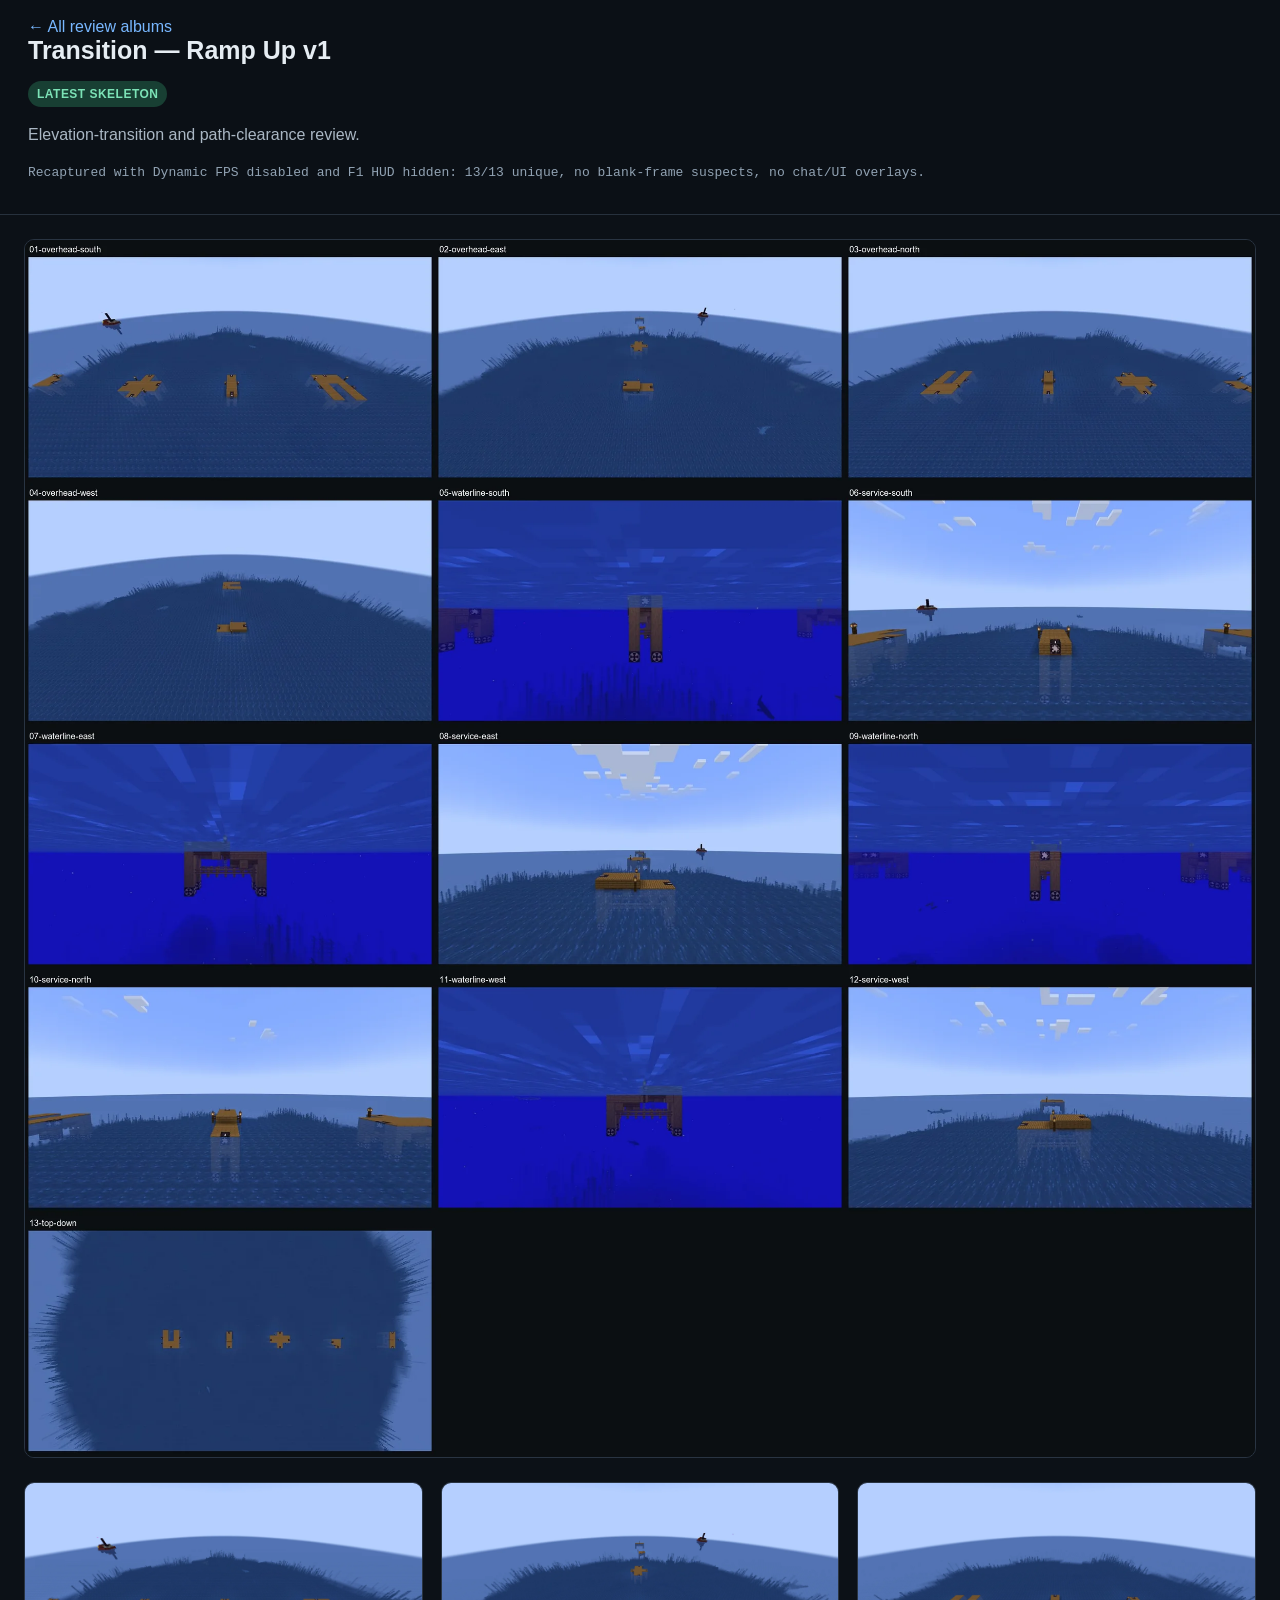
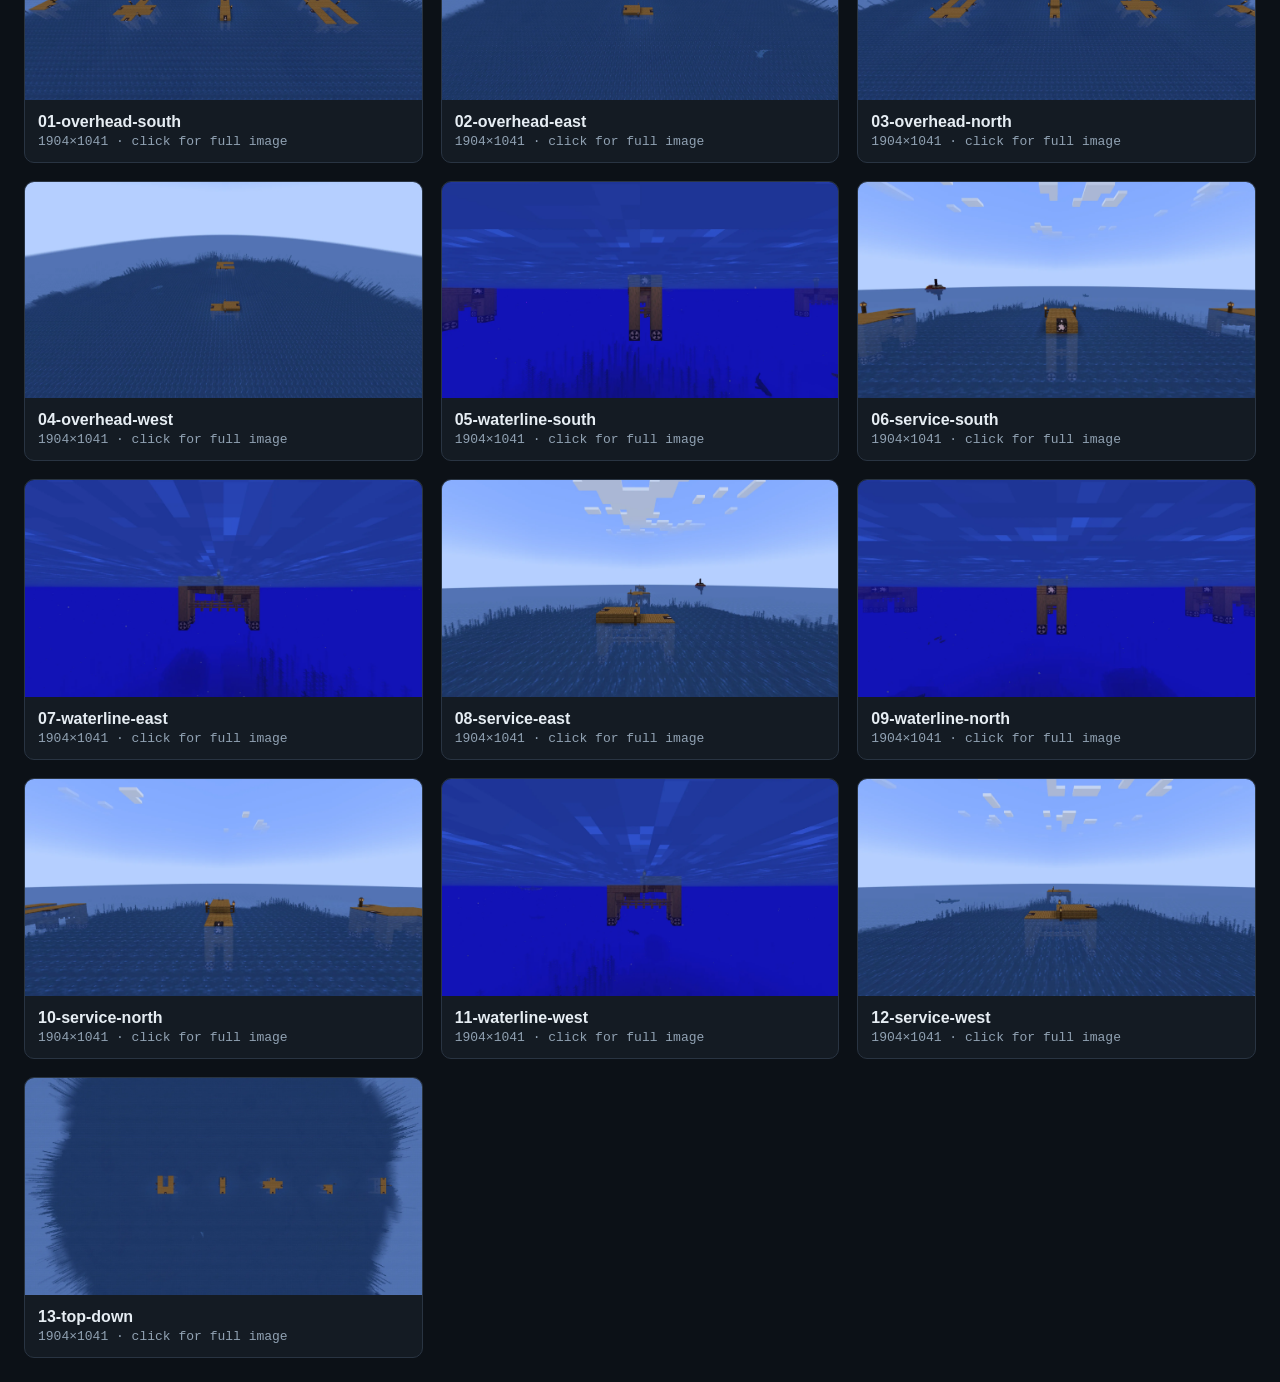
<file: transition-ramp-up-v1/index.html>
<!doctype html><meta charset="utf-8"><meta name="viewport" content="width=device-width"><title>Transition — Ramp Up v1</title><link rel="stylesheet" href="../style.css"><header><a class="back" href="../">← All review albums</a><h1>Transition — Ramp Up v1</h1><p><span class="tag tag-latest">LATEST SKELETON</span></p><p>Elevation-transition and path-clearance review.</p><p class="meta">Recaptured with Dynamic FPS disabled and F1 HUD hidden: 13/13 unique, no blank-frame suspects, no chat/UI overlays.</p></header><main class="wrap"><div class="hero"><a href="contact-sheet.webp" target="_blank"><img src="contact-sheet.webp"></a></div><div class="grid"><figure class="shot"><a href="01-overhead-south.webp" target="_blank"><img loading="lazy" src="01-overhead-south.webp" alt="01-overhead-south"></a><figcaption><b>01-overhead-south</b><br><span class="meta">1904×1041 · click for full image</span></figcaption></figure><figure class="shot"><a href="02-overhead-east.webp" target="_blank"><img loading="lazy" src="02-overhead-east.webp" alt="02-overhead-east"></a><figcaption><b>02-overhead-east</b><br><span class="meta">1904×1041 · click for full image</span></figcaption></figure><figure class="shot"><a href="03-overhead-north.webp" target="_blank"><img loading="lazy" src="03-overhead-north.webp" alt="03-overhead-north"></a><figcaption><b>03-overhead-north</b><br><span class="meta">1904×1041 · click for full image</span></figcaption></figure><figure class="shot"><a href="04-overhead-west.webp" target="_blank"><img loading="lazy" src="04-overhead-west.webp" alt="04-overhead-west"></a><figcaption><b>04-overhead-west</b><br><span class="meta">1904×1041 · click for full image</span></figcaption></figure><figure class="shot"><a href="05-waterline-south.webp" target="_blank"><img loading="lazy" src="05-waterline-south.webp" alt="05-waterline-south"></a><figcaption><b>05-waterline-south</b><br><span class="meta">1904×1041 · click for full image</span></figcaption></figure><figure class="shot"><a href="06-service-south.webp" target="_blank"><img loading="lazy" src="06-service-south.webp" alt="06-service-south"></a><figcaption><b>06-service-south</b><br><span class="meta">1904×1041 · click for full image</span></figcaption></figure><figure class="shot"><a href="07-waterline-east.webp" target="_blank"><img loading="lazy" src="07-waterline-east.webp" alt="07-waterline-east"></a><figcaption><b>07-waterline-east</b><br><span class="meta">1904×1041 · click for full image</span></figcaption></figure><figure class="shot"><a href="08-service-east.webp" target="_blank"><img loading="lazy" src="08-service-east.webp" alt="08-service-east"></a><figcaption><b>08-service-east</b><br><span class="meta">1904×1041 · click for full image</span></figcaption></figure><figure class="shot"><a href="09-waterline-north.webp" target="_blank"><img loading="lazy" src="09-waterline-north.webp" alt="09-waterline-north"></a><figcaption><b>09-waterline-north</b><br><span class="meta">1904×1041 · click for full image</span></figcaption></figure><figure class="shot"><a href="10-service-north.webp" target="_blank"><img loading="lazy" src="10-service-north.webp" alt="10-service-north"></a><figcaption><b>10-service-north</b><br><span class="meta">1904×1041 · click for full image</span></figcaption></figure><figure class="shot"><a href="11-waterline-west.webp" target="_blank"><img loading="lazy" src="11-waterline-west.webp" alt="11-waterline-west"></a><figcaption><b>11-waterline-west</b><br><span class="meta">1904×1041 · click for full image</span></figcaption></figure><figure class="shot"><a href="12-service-west.webp" target="_blank"><img loading="lazy" src="12-service-west.webp" alt="12-service-west"></a><figcaption><b>12-service-west</b><br><span class="meta">1904×1041 · click for full image</span></figcaption></figure><figure class="shot"><a href="13-top-down.webp" target="_blank"><img loading="lazy" src="13-top-down.webp" alt="13-top-down"></a><figcaption><b>13-top-down</b><br><span class="meta">1904×1041 · click for full image</span></figcaption></figure></div></main>
</file>
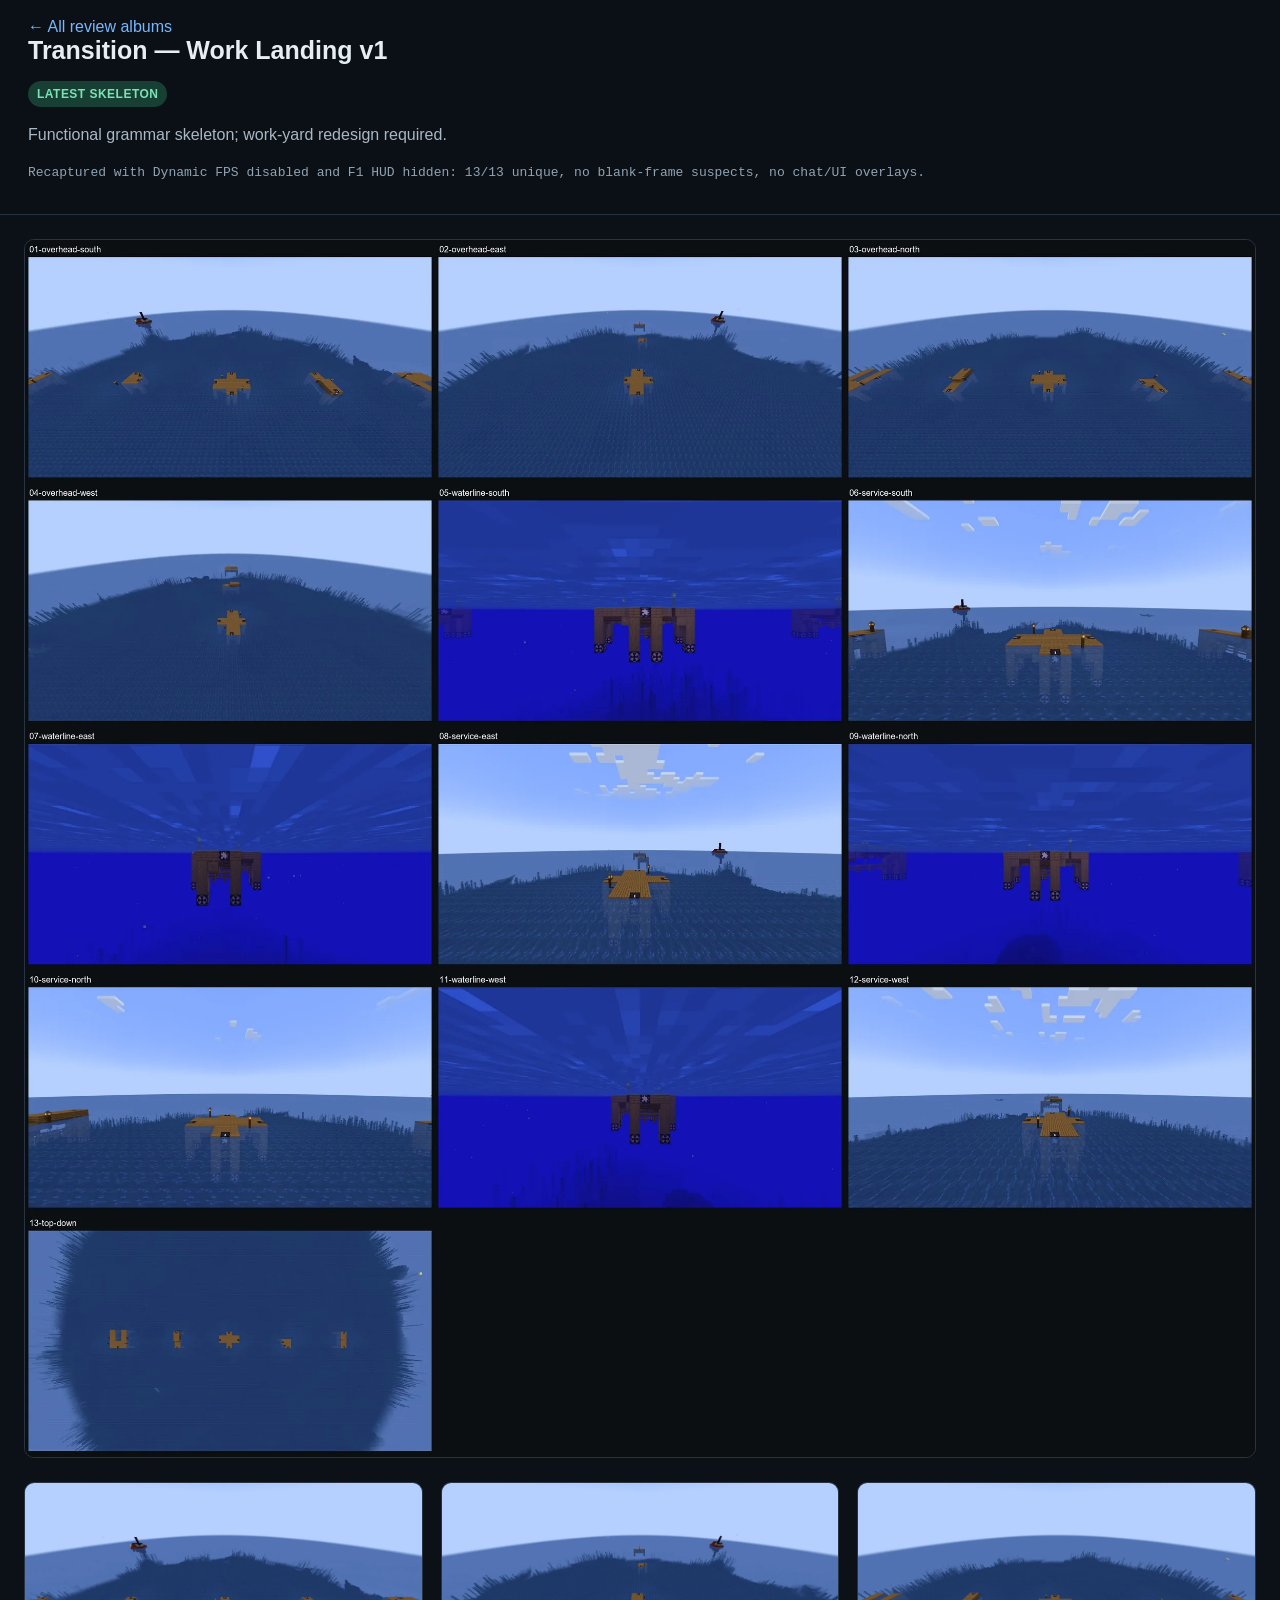
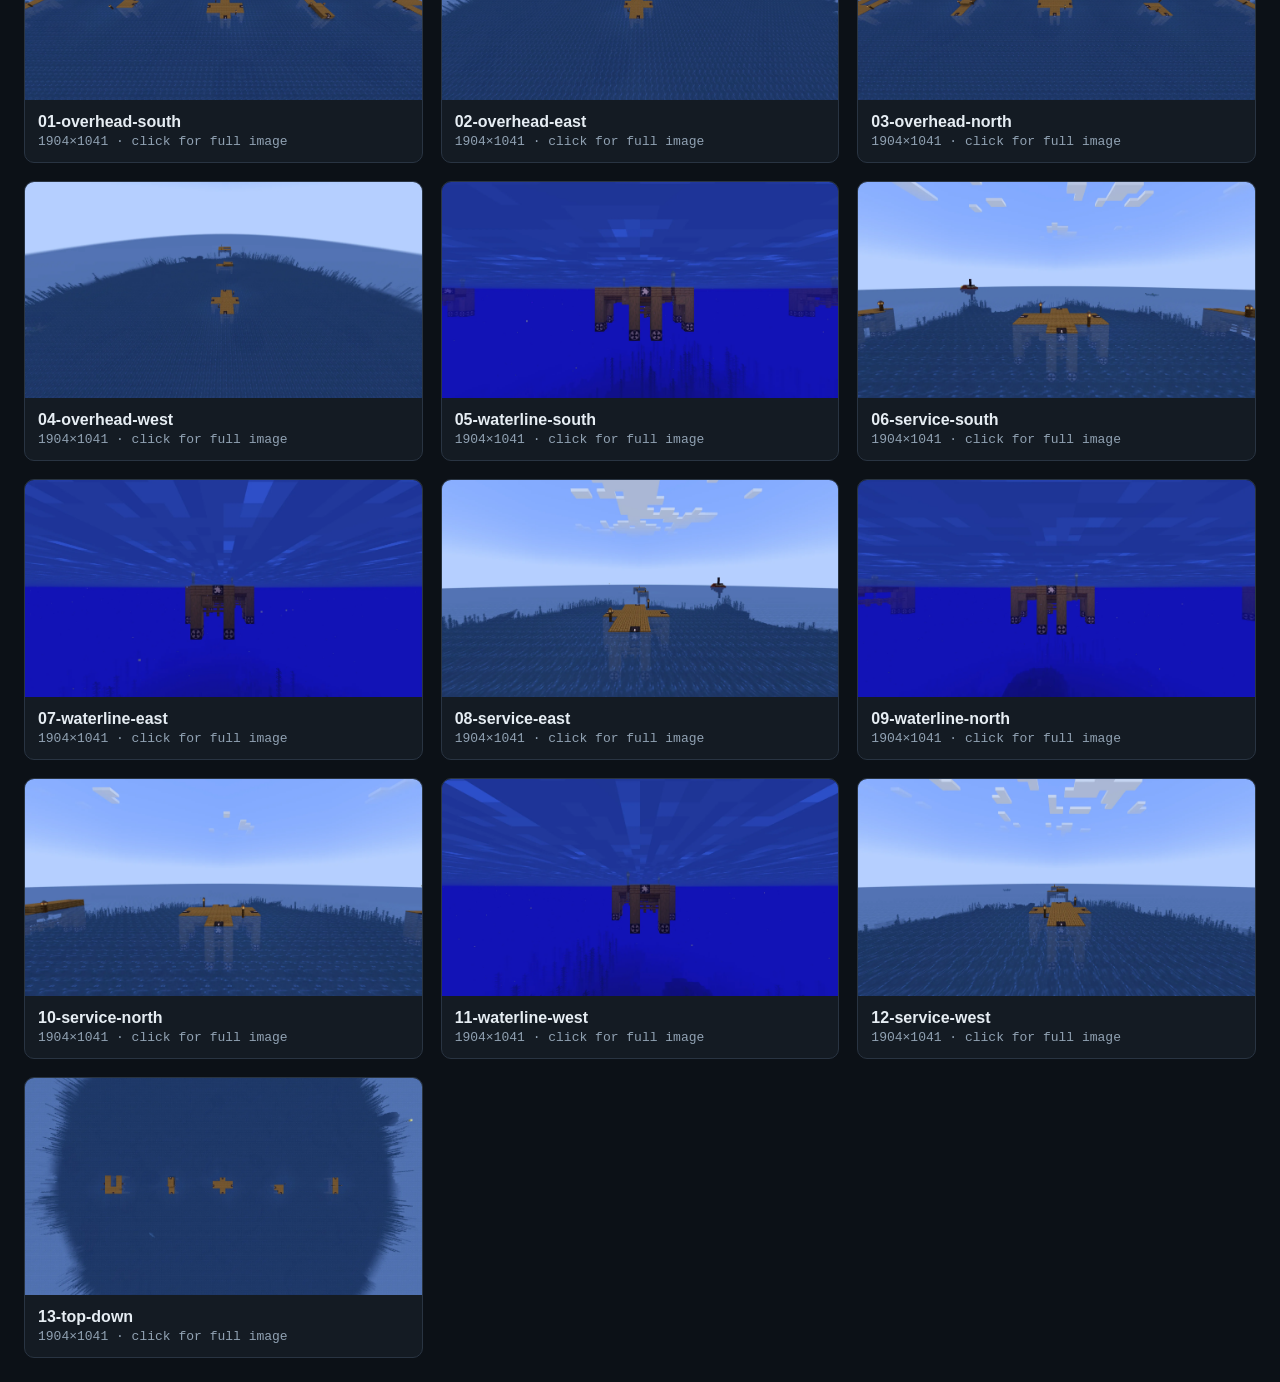
<file: transition-work-landing-v1/index.html>
<!doctype html><meta charset="utf-8"><meta name="viewport" content="width=device-width"><title>Transition — Work Landing v1</title><link rel="stylesheet" href="../style.css"><header><a class="back" href="../">← All review albums</a><h1>Transition — Work Landing v1</h1><p><span class="tag tag-latest">LATEST SKELETON</span></p><p>Functional grammar skeleton; work-yard redesign required.</p><p class="meta">Recaptured with Dynamic FPS disabled and F1 HUD hidden: 13/13 unique, no blank-frame suspects, no chat/UI overlays.</p></header><main class="wrap"><div class="hero"><a href="contact-sheet.webp" target="_blank"><img src="contact-sheet.webp"></a></div><div class="grid"><figure class="shot"><a href="01-overhead-south.webp" target="_blank"><img loading="lazy" src="01-overhead-south.webp" alt="01-overhead-south"></a><figcaption><b>01-overhead-south</b><br><span class="meta">1904×1041 · click for full image</span></figcaption></figure><figure class="shot"><a href="02-overhead-east.webp" target="_blank"><img loading="lazy" src="02-overhead-east.webp" alt="02-overhead-east"></a><figcaption><b>02-overhead-east</b><br><span class="meta">1904×1041 · click for full image</span></figcaption></figure><figure class="shot"><a href="03-overhead-north.webp" target="_blank"><img loading="lazy" src="03-overhead-north.webp" alt="03-overhead-north"></a><figcaption><b>03-overhead-north</b><br><span class="meta">1904×1041 · click for full image</span></figcaption></figure><figure class="shot"><a href="04-overhead-west.webp" target="_blank"><img loading="lazy" src="04-overhead-west.webp" alt="04-overhead-west"></a><figcaption><b>04-overhead-west</b><br><span class="meta">1904×1041 · click for full image</span></figcaption></figure><figure class="shot"><a href="05-waterline-south.webp" target="_blank"><img loading="lazy" src="05-waterline-south.webp" alt="05-waterline-south"></a><figcaption><b>05-waterline-south</b><br><span class="meta">1904×1041 · click for full image</span></figcaption></figure><figure class="shot"><a href="06-service-south.webp" target="_blank"><img loading="lazy" src="06-service-south.webp" alt="06-service-south"></a><figcaption><b>06-service-south</b><br><span class="meta">1904×1041 · click for full image</span></figcaption></figure><figure class="shot"><a href="07-waterline-east.webp" target="_blank"><img loading="lazy" src="07-waterline-east.webp" alt="07-waterline-east"></a><figcaption><b>07-waterline-east</b><br><span class="meta">1904×1041 · click for full image</span></figcaption></figure><figure class="shot"><a href="08-service-east.webp" target="_blank"><img loading="lazy" src="08-service-east.webp" alt="08-service-east"></a><figcaption><b>08-service-east</b><br><span class="meta">1904×1041 · click for full image</span></figcaption></figure><figure class="shot"><a href="09-waterline-north.webp" target="_blank"><img loading="lazy" src="09-waterline-north.webp" alt="09-waterline-north"></a><figcaption><b>09-waterline-north</b><br><span class="meta">1904×1041 · click for full image</span></figcaption></figure><figure class="shot"><a href="10-service-north.webp" target="_blank"><img loading="lazy" src="10-service-north.webp" alt="10-service-north"></a><figcaption><b>10-service-north</b><br><span class="meta">1904×1041 · click for full image</span></figcaption></figure><figure class="shot"><a href="11-waterline-west.webp" target="_blank"><img loading="lazy" src="11-waterline-west.webp" alt="11-waterline-west"></a><figcaption><b>11-waterline-west</b><br><span class="meta">1904×1041 · click for full image</span></figcaption></figure><figure class="shot"><a href="12-service-west.webp" target="_blank"><img loading="lazy" src="12-service-west.webp" alt="12-service-west"></a><figcaption><b>12-service-west</b><br><span class="meta">1904×1041 · click for full image</span></figcaption></figure><figure class="shot"><a href="13-top-down.webp" target="_blank"><img loading="lazy" src="13-top-down.webp" alt="13-top-down"></a><figcaption><b>13-top-down</b><br><span class="meta">1904×1041 · click for full image</span></figcaption></figure></div></main>
</file>
<file: style.css>
*{box-sizing:border-box}
html{scroll-behavior:smooth}
body{margin:0;background:#0c1117;color:#e6edf3;font-family:Inter,Segoe UI,Arial,sans-serif}
header{position:sticky;top:0;z-index:2;background:#0c1117f2;border-bottom:1px solid #27313d;padding:18px 28px;backdrop-filter:blur(12px)}
h1{margin:0 0 6px;font-size:25px}
h2{display:inline;margin:0 0 0 10px;font-size:24px}
h3{margin:10px 0 5px;font-size:19px}
p{color:#aab7c4;max-width:1050px;line-height:1.5}
a{color:#78b7ff;text-decoration:none}.back{color:#78b7ff}
.wrap{padding:24px;max-width:1800px;margin:auto}
.category-nav{display:flex;flex-wrap:wrap;gap:10px;margin-top:14px}.category-nav a{background:#151d26;border:1px solid #334151;border-radius:8px;padding:8px 12px;color:#cbd8e5}.category-nav strong{margin-left:7px;color:#fff}
.album-category{scroll-margin-top:150px;margin:0 0 42px;padding:22px;border:1px solid #293442;border-radius:14px;background:#101720}
.category-heading{display:flex;align-items:flex-start;justify-content:space-between;gap:24px;margin-bottom:18px}.category-heading>div{white-space:nowrap}.category-heading p{margin:0}
.cards,.grid{display:grid;grid-template-columns:repeat(auto-fit,minmax(330px,1fr));gap:18px}
.card,.shot{background:#141b23;border:1px solid #293442;border-radius:10px;overflow:hidden}.card.latest{border-color:#29674f}.card.rejected{border-color:#713b42;filter:saturate(.82)}.card.reference{border-color:#4b527b}
.card img,.shot img{display:block;width:100%;height:auto;background:#080b0f}.card .body,.shot figcaption{padding:13px}.card a{color:#78b7ff}
.tag{display:inline-block;border-radius:999px;padding:4px 9px;font-size:12px;font-weight:700;letter-spacing:.04em}.tag-latest{background:#183f33;color:#7ce2b6}.tag-rejected{background:#542b31;color:#ffadb8}.tag-reference{background:#303554;color:#bac1ff}
.category-latest{border-left:5px solid #3a9b77}.category-rejected{border-left:5px solid #a4515e}.category-reference{border-left:5px solid #666fac}
.shot{margin:0}.shot a{display:block}.meta{font-family:Consolas,monospace;color:#91a2b3;font-size:13px}.hero{margin:0 0 24px;border:1px solid #293442;border-radius:10px;overflow:hidden}.hero img{display:block;width:100%;height:auto}
@media(max-width:760px){header{position:static;padding:16px}.wrap{padding:12px}.album-category{padding:14px}.category-heading{display:block}.category-heading>div{white-space:normal}.category-heading p{margin-top:10px}.cards,.grid{grid-template-columns:1fr}}
</file>
